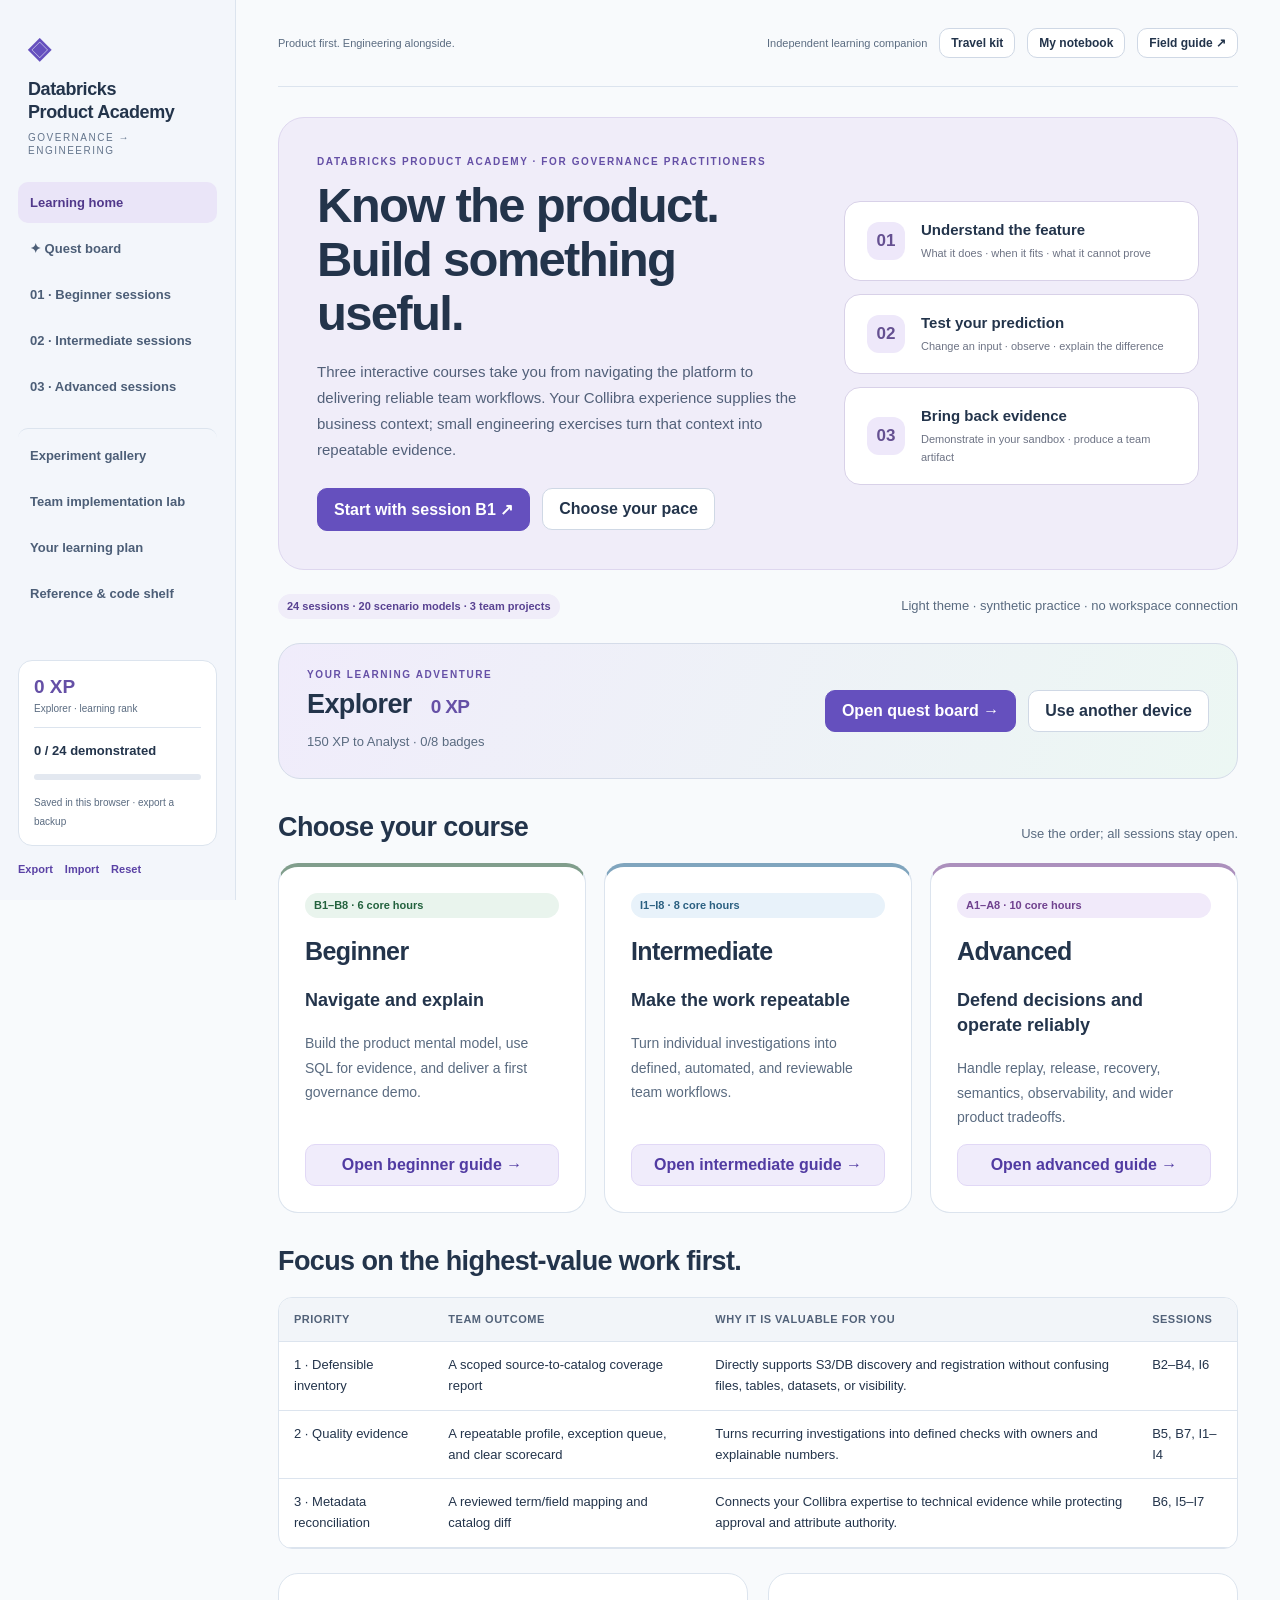
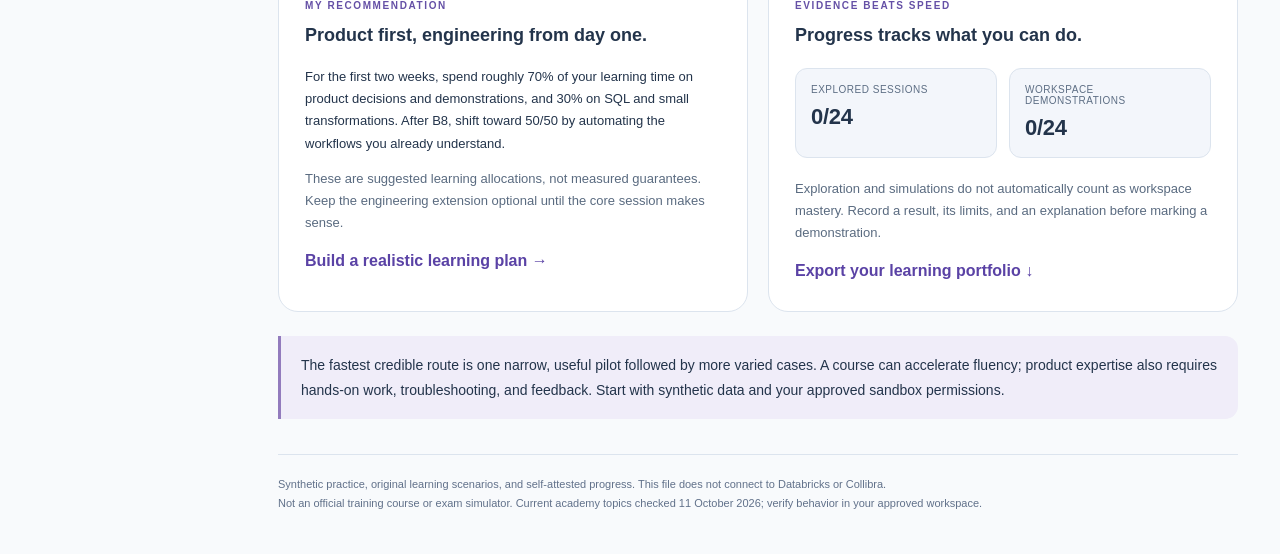
<file: docs/deep-dive.html>
<!doctype html><html lang="en"><head><meta charset="utf-8"><meta name="viewport" content="width=device-width,initial-scale=1"><meta name="theme-color" content="#f3f6fb"><meta name="description" content="Three interactive Databricks courses for a governance practitioner: 24 sessions, 20 scenario models, workspace exercises, and practical team pilots."><title>Databricks Product Academy · Beginner to Advanced</title><style>:root{color-scheme:light;--bg:#f8fafc;--paper:#fff;--ink:#23344b;--muted:#5a6b80;--line:#dce4ee;--accent:#6550be;--soft:#f0ecfb;--green:#276849;--blue:#2c668d;--gold:#8a601d;font-family:Inter,ui-sans-serif,-apple-system,BlinkMacSystemFont,'Segoe UI',sans-serif;font-size:16px;color:var(--ink);background:var(--bg)}*{box-sizing:border-box}body{margin:0}button,input,select,textarea{font:inherit}button{cursor:pointer;background:white;border:1px solid #cfd8e5;border-radius:10px;padding:11px 16px;color:var(--ink);font-weight:650;transition:background .15s}button:hover{background:#f3f0fc;border-color:#ac9bda}button:disabled{cursor:default;opacity:.55}button.primary{background:var(--accent);color:white;border-color:var(--accent)}button.soft{background:var(--soft);color:#513ba2;border-color:#e1d8f6}button.active{background:#e9e2f9;border-color:#ac98d6;color:#4d3597}button.text{background:none;border:0;padding:5px 0;color:#5a42a5;text-align:left}button.small{padding:7px 11px;font-size:12px}button:focus-visible,a:focus-visible,input:focus-visible,select:focus-visible,textarea:focus-visible,summary:focus-visible{outline:3px solid #c8752d;outline-offset:3px}a{color:#5641a4}h1,h2,h3,h4,p{margin-top:0}h1{font-size:clamp(32px,4vw,49px);letter-spacing:-1.7px;line-height:1.1;margin-bottom:18px}h2{font-size:27px;line-height:1.25;letter-spacing:-.6px}h3{font-size:18px;line-height:1.4}h4{font-size:14px}p,li{line-height:1.75}.muted{color:var(--muted)}.smalltext{font-size:13px;line-height:1.7}.eyebrow{font-size:10px;text-transform:uppercase;letter-spacing:1.6px;font-weight:800;color:#6550a6;margin-bottom:12px}.pill{display:inline-flex;align-items:center;font-size:11px;border-radius:20px;padding:5px 9px;background:#f0edf9;color:#594292;font-weight:700;line-height:1.4}.pill.beginner{background:#e9f4ed;color:#23623e}.pill.intermediate{background:#e8f2fa;color:#2b6081}.pill.advanced{background:#f1eafa;color:#70428f}.row{display:flex;gap:12px;align-items:center;flex-wrap:wrap}.between{justify-content:space-between}.grid2{display:grid;grid-template-columns:repeat(2,minmax(0,1fr));gap:20px}.grid3{display:grid;grid-template-columns:repeat(3,minmax(0,1fr));gap:18px}.stack{display:grid;gap:15px}.space{margin-top:24px}.card{background:white;border:1px solid var(--line);border-radius:20px;padding:26px}.notice{padding:17px 20px;background:#f0edf9;border-left:3px solid #927bbd;border-radius:0 13px 13px 0;font-size:14px;line-height:1.75}.notice.green{background:#ebf5ee;border-color:#6a9b79}.notice.amber{background:#fff4e3;border-color:#bc8e49}.rule{border:0;border-top:1px solid var(--line);margin:24px 0}.hidden{display:none!important}.skip{position:absolute;top:-100px;background:white;padding:15px;z-index:10}.skip:focus{top:0}.layout{display:grid;grid-template-columns:236px minmax(0,1fr);min-height:100vh}.rail{position:fixed;left:0;top:0;bottom:0;width:236px;background:#f3f6fb;border-right:1px solid var(--line);padding:30px 18px 20px;display:flex;flex-direction:column;overflow:auto;z-index:5}.brand{font-size:18px;letter-spacing:-.4px;font-weight:760;line-height:1.25;margin:0 10px 25px}.brand .symbol{color:var(--accent);font-size:29px;display:block;margin-bottom:12px}.brand small{display:block;font-size:10px;letter-spacing:1.5px;text-transform:uppercase;color:#64758c;font-weight:500;margin-top:9px}.nav{display:grid;gap:5px}.nav button{border:0;background:transparent;text-align:left;font-size:13px;padding:13px 12px;color:#4c5e77;font-weight:600}.nav button.active{background:#eae5f8;color:#51388b}.nav button:hover{background:#e9edf5}.nav .gap{margin-top:16px;border-top:1px solid var(--line);padding-top:19px}.rail-foot{margin-top:auto;padding-top:25px}.progress-card{border:1px solid var(--line);border-radius:14px;padding:15px;background:#fff}.bar{height:6px;border-radius:8px;background:#e3e8f0;overflow:hidden;margin:12px 0}.bar span{display:block;height:100%;background:var(--accent);transition:width .3s}.rail-links{display:flex;gap:12px;flex-wrap:wrap;margin-top:12px;font-size:11px}.rail-links button{font-size:11px}.main{grid-column:2;max-width:1440px;padding:0 42px 40px;width:100%;margin:0 auto}.top{height:87px;border-bottom:1px solid var(--line);display:flex;align-items:center;justify-content:space-between;gap:15px;margin-bottom:30px}.top small{font-size:11px;color:#5b6c81}.scene{animation:appear .2s ease}.scene:focus{outline:none}.hero{display:grid;grid-template-columns:1.4fr 1fr;gap:30px;background:#f0edf9;border:1px solid #ded7ef;padding:38px;border-radius:26px}.hero p{font-size:15px;color:#526079;max-width:620px}.hero-art{display:grid;align-content:center;gap:13px}.route-card{background:#fff;border:1px solid #d8d1e8;padding:19px 22px;border-radius:16px;display:flex;gap:16px;align-items:center}.route-number{height:38px;width:38px;display:grid;place-items:center;background:#eee8fa;color:#655091;border-radius:12px;font-weight:700;font-size:17px;flex-shrink:0}.route-card strong{font-size:15px;display:block;margin-bottom:5px}.route-card small{font-size:11px;color:#6d7384}.section-title{display:flex;justify-content:space-between;align-items:end;gap:20px;margin-top:32px;margin-bottom:18px}.section-title h2{margin:0}.course{border-top:4px solid #819e8c;display:flex;flex-direction:column}.course.intermediate{border-top-color:#80a5be}.course.advanced{border-top-color:#ac90bd}.course p{font-size:14px;color:var(--muted);flex:1}.course h2{margin-top:18px;font-size:25px}.session-list{display:grid;gap:12px}.session-row{display:grid;grid-template-columns:58px minmax(0,1fr) auto;gap:17px;align-items:center;text-align:left;padding:21px;border-radius:16px;background:white;border:1px solid var(--line);font-weight:400}.session-row h3{font-size:17px;margin:0 0 8px}.session-row p{font-size:12px;margin:0;color:var(--muted)}.session-id{width:48px;height:48px;display:grid;place-items:center;background:#edf1f7;border-radius:13px;font-size:14px;font-weight:750;color:#5b6780}.session-row .smalltext{text-align:right;min-width:90px}.filters{display:flex;gap:10px;flex-wrap:wrap;margin:20px 0}.input,select,textarea{border:1px solid #cbd6e4;border-radius:10px;padding:11px 13px;background:white;color:var(--ink)}.input{width:100%;max-width:470px}.tabs{display:flex;gap:7px;flex-wrap:wrap;border-bottom:1px solid var(--line);padding-bottom:15px;margin-bottom:24px}.tabs button{font-size:13px;border:0;background:transparent}.tabs button.active{background:#eae4f8}.session-head p{max-width:850px;font-size:15px;color:var(--muted)}.session-head h1{font-size:36px;margin:17px 0}.concept{padding:21px;background:#fff;border:1px solid var(--line);border-radius:16px}.concept h3{margin-bottom:10px}.concept p{font-size:14px;margin-bottom:0;color:#4f6075}.example{background:#f1f6fb;border:1px solid #d7e3ee;border-radius:16px;padding:23px;margin-top:22px}.example p{font-size:15px;margin-bottom:0}.teaching-question{background:#f5f2fb;border-radius:15px;padding:23px;margin-top:22px}.teaching-question summary{font-size:16px;line-height:1.6;cursor:pointer;font-weight:650}.teaching-question p{font-size:14px;margin:18px 0 0;color:#4d5b74}.simulation{background:#fff;border:1px solid var(--line);border-radius:22px;overflow:hidden}.sim-top{padding:22px 27px;background:#f3f6fb;border-bottom:1px solid var(--line)}.sim-top h2{font-size:24px;margin-bottom:10px}.sim-top p{font-size:13px;margin-bottom:0;color:var(--muted)}.sim-grid{display:grid;grid-template-columns:minmax(220px,.85fr) minmax(0,1.3fr)}.sim-controls{padding:26px;border-right:1px solid var(--line);display:grid;gap:19px;align-content:start}.control{display:grid;gap:8px;font-size:13px;font-weight:600;line-height:1.6}.control select{width:100%;font-size:13px}.control input[type=range]{width:100%;accent-color:var(--accent)}.check{display:flex;gap:10px;font-size:14px;line-height:1.55;align-items:flex-start;cursor:pointer}.check input{accent-color:var(--accent);width:17px;height:17px;margin-top:3px;flex-shrink:0}.check small{display:block;font-size:12px;color:var(--muted);line-height:1.6;margin-top:4px}.sim-result{padding:27px;background:#fdfdff}.metrics{display:grid;grid-template-columns:repeat(2,minmax(0,1fr));gap:12px;margin:20px 0}.metric{border:1px solid #dce4ee;background:#f3f6fb;border-radius:12px;padding:15px}.metric span{display:block;font-size:10px;text-transform:uppercase;letter-spacing:.5px;color:#5d6e84;margin-bottom:8px}.metric b{display:block;font-size:22px;line-height:1.25;overflow-wrap:anywhere;letter-spacing:-.3px}.result-reason{font-size:15px;line-height:1.8}.assumption{font-size:12px;color:#607188;line-height:1.7;border-top:1px solid var(--line);padding-top:17px;margin-top:18px}.lab-step{display:grid;grid-template-columns:30px 1fr;gap:14px;padding:18px 0;border-bottom:1px solid var(--line)}.lab-step:last-child{border:0}.step-n{height:28px;width:28px;display:grid;place-items:center;border-radius:9px;background:#eee8f9;color:#66548a;font-weight:700;font-size:12px}.lab-step p{font-size:14px;margin:0}.extension{background:#f3f0fb;border:1px solid #d8cdeb;padding:24px;border-radius:18px}.extension p{font-size:14px}.artifact{background:#f1f7f3;border:1px solid #cbded0;padding:24px;border-radius:18px}.artifact h3{color:#316547}.artifact p{font-size:14px}.evidence{width:100%;min-height:150px;resize:vertical;font-size:14px;line-height:1.75}.evidence-status{display:grid;grid-template-columns:repeat(2,minmax(0,1fr));gap:14px;margin:20px 0}.evidence-status label{padding:14px;background:#f5f7fb;border:1px solid var(--line);border-radius:12px}.reference-link{font-size:12px;line-height:1.65;margin:8px 0}.report-list{display:grid;gap:12px}.report{background:white;border:1px solid var(--line);border-radius:15px;padding:20px}.report p{font-size:13px;margin:8px 0}.matrix{width:100%;border-collapse:collapse;font-size:13px;line-height:1.6}.matrix th,.matrix td{padding:13px 15px;text-align:left;vertical-align:top;border-bottom:1px solid var(--line)}.matrix th{font-size:11px;letter-spacing:.5px;text-transform:uppercase;background:#f2f5f9;color:#526279}.table-wrap{overflow:auto;border:1px solid var(--line);border-radius:14px;background:white}.code{position:relative}pre{background:#f3f6fa;border:1px solid #d6e0ec;border-radius:14px;padding:21px;font-size:12px;line-height:1.8;overflow:auto;white-space:pre-wrap;word-break:break-word;color:#30435f}code{font-family:ui-monospace,SFMono-Regular,Consolas,monospace}.checklist{display:grid;gap:14px}.hours{font-size:47px;letter-spacing:-2px;font-weight:750;margin:5px 0}.lane{border-left:3px solid #b7a6d7;padding:0 0 20px 22px;margin:20px 0}.lane h3{font-size:17px;margin-bottom:8px}.lane p{font-size:14px;margin:0}.source-item{font-size:13px;padding:12px 0;border-bottom:1px solid var(--line);line-height:1.65}.source-item a{word-break:break-word}.manual-list{display:grid;grid-template-columns:1fr 1fr;gap:10px}.manual-list button{text-align:left;font-size:13px;line-height:1.55;font-weight:550}.manual-content{font-size:15px;line-height:1.8}.manual-content h3{margin-top:27px}.manual-content .note{padding:20px;border-radius:12px;background:#f2eefb;margin:20px 0}.footer{border-top:1px solid var(--line);margin-top:35px;padding-top:20px;font-size:11px;line-height:1.75;color:#61718a}.mobile{display:none}.toast{position:fixed;bottom:25px;left:calc(50% + 100px);transform:translateX(-50%);z-index:30;max-width:75vw;background:#fff;border:1px solid #c5d3e5;padding:17px 23px;border-radius:13px;box-shadow:0 6px 35px #23344b15;font-size:14px;line-height:1.6}dialog{border:1px solid var(--line);border-radius:20px;max-width:950px;width:calc(100vw - 30px);max-height:90dvh;padding:0;color:var(--ink);background:white;box-shadow:0 18px 80px #25344925}dialog::backdrop{background:#65718888;backdrop-filter:blur(3px)}.dialog-head{position:sticky;top:0;background:white;padding:20px 25px;border-bottom:1px solid var(--line);display:flex;align-items:center;justify-content:space-between;gap:20px;z-index:2}.dialog-head h2{font-size:21px;margin:0}.dialog-body{padding:27px}.muted-link{color:#655680}.search-result{font-size:12px;color:var(--muted);margin:15px 0}.sr-only{position:absolute;width:1px;height:1px;overflow:hidden;clip:rect(0,0,0,0);white-space:nowrap}@keyframes appear{from{opacity:.6;transform:translateY(4px)}to{opacity:1;transform:translateY(0)}}@media(prefers-reduced-motion:reduce){*{animation:none!important;transition:none!important}}@media(max-width:1120px){.main{padding:0 26px 30px}.hero{padding:29px;gap:20px}.grid3{gap:12px}.card{padding:22px}.session-row{grid-template-columns:48px 1fr}.session-row .smalltext{grid-column:2;text-align:left}.sim-grid{grid-template-columns:1fr 1.3fr}.sim-controls,.sim-result{padding:20px}}@media(max-width:900px){.layout{grid-template-columns:210px minmax(0,1fr)}.rail{width:210px;padding:25px 13px}.hero{grid-template-columns:1fr}.hero-art{display:none}.grid3,.grid2{grid-template-columns:1fr}.sim-grid{grid-template-columns:1fr}.sim-controls{border-right:0;border-bottom:1px solid var(--line);grid-template-columns:repeat(2,minmax(0,1fr))}.top{height:auto;min-height:80px;flex-wrap:wrap;padding:15px 0}.manual-list{grid-template-columns:1fr}.session-head h1{font-size:31px}.toast{left:calc(50% + 90px)}}@media(max-width:640px){.mobile{display:flex;justify-content:space-between;align-items:center;background:#f3f6fb;border-bottom:1px solid var(--line);padding:14px 17px;position:sticky;top:0;z-index:8;font-size:16px;font-weight:700}.layout{display:block}.rail{display:none;top:66px;width:min(290px,87vw);box-shadow:15px 0 35px #23344b12}.rail.open{display:flex}.rail .brand{display:none}.main{padding:0 16px 28px}.top small:first-child{display:none}.top{min-height:70px;margin-bottom:22px}.hero{padding:25px 22px;border-radius:20px}h1{font-size:35px}h2{font-size:24px}.card{padding:21px}.section-title{align-items:start;flex-direction:column;gap:10px}.sim-controls{grid-template-columns:1fr}.sim-top,.sim-result{padding:22px}.session-head h1{font-size:31px}.evidence-status{grid-template-columns:1fr}.session-row{padding:18px;gap:12px}.tabs button{font-size:12px;padding:9px 12px}.dialog-body{padding:21px}.dialog-head{padding:16px 20px}.toast{left:50%;max-width:90vw;width:90vw}.input{max-width:100%}.top button{font-size:11px}.metrics{gap:8px}.metric b{font-size:20px}.metric{padding:13px}.manual-content{font-size:14px}.table-wrap{font-size:12px}}@media print{.rail,.top,.mobile,dialog,.toast,button{display:none!important}.layout{display:block}.main{padding:0}.card,.concept,.simulation{break-inside:avoid}.hero{display:block}.hero-art{display:none}.scene{animation:none}}


/* The game layer keeps the academy's light, calm visual language. */
.game-strip{display:flex;justify-content:space-between;align-items:center;gap:20px;flex-wrap:wrap;background:linear-gradient(115deg,#f0ecfb,#ecf7f3);border:1px solid #d5dce9;border-radius:22px;padding:25px 28px}.game-strip h2{margin-bottom:9px}.game-strip p{margin:0}.xp-number{font-size:19px;color:#6550a6;margin-left:12px}.game-strip .eyebrow{margin-bottom:8px}.game-summary{padding-bottom:13px;margin-bottom:12px;border-bottom:1px solid var(--line)}.game-summary b{display:block;font-size:19px;color:#6550a6}.game-summary span{display:block;font-size:10px;color:var(--muted);margin-top:5px}.daily-quest h3{margin-top:18px}.daily-quest{display:flex;flex-direction:column}.daily-quest p{flex:1}.learning-days{display:flex;align-items:center;gap:9px;flex-wrap:wrap}.day{display:grid;place-items:center;width:32px;height:32px;border-radius:50%;background:#eff2f7;border:1px solid #dce4ee;font-size:11px}.day.learned{background:#e5f3ec;color:#215f44;border-color:#79a28e;font-weight:750}.boss-card{display:flex;flex-direction:column;border-top:4px solid #b4a4d0}.boss-card h3{margin-top:20px}.boss-card p:first-of-type{flex:1}.boss-emblem{width:57px;height:57px;display:grid;place-items:center;background:#f1ebfb;border:1px solid #ded2ef;border-radius:18px;color:#6b4a9d;font-size:30px;margin-bottom:18px}.boss-card.beginner .boss-emblem{background:#ebf5ee;color:#316547;border-color:#cbded0}.boss-card.intermediate .boss-emblem{background:#eaf3fa;color:#2b6081;border-color:#cbdeeb}.boss-card.beginner{border-top-color:#819e8c}.boss-card.intermediate{border-top-color:#80a5be}.badge-grid{display:grid;grid-template-columns:repeat(4,minmax(0,1fr));gap:13px}.badge{background:#f7f8fb;border:1px solid #dce4ee;border-radius:16px;padding:19px}.badge>span{display:block;font-size:29px;color:#68768b;margin-bottom:12px}.badge b{font-size:13px}.badge p{font-size:11px;color:var(--muted);line-height:1.65;margin:9px 0}.badge small{font-size:10px;color:#68768b}.badge.earned{background:#fff7e8;border-color:#dcc18a}.badge.earned>span,.badge.earned small{color:#866018}.battle-options{display:grid;gap:12px;margin-top:24px}.battle-options button{text-align:left;font-size:14px;line-height:1.7;display:flex;gap:14px;align-items:flex-start;padding:17px}.battle-options button span{display:grid;place-items:center;background:#f0ecfb;border-radius:8px;width:28px;height:28px;flex-shrink:0;color:#6550a6}.battle-success{background:#f0f8f3;padding:24px;border-radius:17px}.battle-success p{margin-bottom:0}.battle-success .boss-emblem{background:white;color:#316547}summary{cursor:pointer;line-height:1.7}a[download]{line-height:1.7}@media(max-width:1100px){.badge-grid{grid-template-columns:repeat(2,minmax(0,1fr))}}@media(max-width:640px){.game-strip{padding:23px 20px}.game-strip h2{font-size:25px}.game-strip .row{width:100%}.game-strip .row button{flex:1;font-size:12px}.badge-grid{gap:9px}.badge{padding:15px}.learning-days>b{width:100%}.learning-days>.muted{width:100%}.day{width:29px;height:29px}.battle-options button{padding:14px}.xp-number{display:inline-block;font-size:17px}.game-strip .eyebrow{font-size:9px}}

</style></head><body><a class="skip" href="#scene">Skip to learning content</a><header class="mobile"><span>◈ Product Academy</span><button id="menu" class="small" data-action="menu" aria-expanded="false" aria-controls="rail">Menu ☰</button></header><div class="layout"><aside class="rail" id="rail"><div class="brand"><span class="symbol">◈</span>Databricks<br>Product Academy<small>Governance → engineering</small></div><nav id="nav" class="nav" aria-label="Academy navigation"></nav><div class="rail-foot"><div class="progress-card"><div id="game-summary" class="game-summary"></div><b class="smalltext" id="progress-label">0 / 24 demonstrated</b><div class="bar" aria-hidden="true"><span id="progress-fill" style="width:0%"></span></div><span class="smalltext muted" style="font-size:10px" id="progress-note">Saved in this browser · export a backup</span></div><div class="rail-links"><button class="text" data-action="export">Export</button><button class="text" data-action="import">Import</button><button class="text" data-action="reset">Reset</button></div></div></aside><main class="main"><div class="top"><small id="breadcrumb">Product first. Engineering alongside.</small><div class="row"><small>Independent learning companion</small><button class="small" data-action="travel">Travel kit</button><button class="small" data-action="journal">My notebook</button><button class="small" data-page="reference">Field guide ↗</button></div></div><div class="scene" id="scene" tabindex="-1"></div><noscript><div class="notice">This guide needs JavaScript for the interactive lessons. Download the HTML and open it in a browser with JavaScript enabled.</div></noscript><footer class="footer">Synthetic practice, original learning scenarios, and self-attested progress. This file does not connect to Databricks or Collibra.<br>Not an official training course or exam simulator. Current academy topics checked 11 October 2026; verify behavior in your approved workspace.</footer></main></div><dialog id="dialog" aria-labelledby="dialog-title"><div class="dialog-head"><h2 id="dialog-title">Reference</h2><button id="close" class="small" data-action="close">Close ×</button></div><div id="dialog-body" class="dialog-body"></div></dialog><div id="toast" class="toast hidden" role="status" aria-live="polite"></div><input type="file" id="import" accept="application/json,.json" class="hidden" aria-label="Import academy portfolio"><script id="curriculum-data" type="application/json">{"sessions": [{"id": "B1", "tier": "beginner", "title": "Read the product map", "priority": "Foundation", "concepts": [["Platform", "Databricks combines tools for data processing, analytics, governance, and AI. A workspace is a place to work with these capabilities, subject to your company’s setup."], ["Storage vs compute", "Cloud storage holds the bytes. Compute executes queries and code. Unity Catalog governs registered assets; editors, notebooks, and dashboards are work surfaces."], ["Your role", "A product expert can choose a suitable capability, explain its prerequisites and limits, demonstrate it, and interpret its output. An engineer also implements, tests, deploys, and operates the solution."]], "why": "You save the team time when you can turn “we need to understand this data” into a specific workflow, deliverable, and access request.", "scenario": "A steward asks whether the new platform can find missing data, approve definitions, run checks, and display a scorecard. Route each task to the right capability.", "sim": "router", "lab": "mental-model", "steps": ["Tour Catalog, SQL, Workspace, Jobs & Pipelines, and Dashboards if they are visible. Menu labels can differ. Record any area that is unavailable.", "Choose one permitted table. Identify its three-part name, the tool used to inspect it, and the compute you would need to query values.", "Write a short explanation separating platform capabilities from the business decisions your team still owns.", "Demonstrate the route from a table to a saved query to a result. If compute is unavailable, make the route map and record the blocker."], "expected": "A five-layer map, an availability checklist, and a five-minute demonstration. A visible menu is not evidence that every feature is configured.", "deliverable": "Workspace capability map: need, feature, where to find it, access prerequisite, output, limitation, platform contact.", "extension": "Create a SQL notebook with a markdown introduction, SELECT 1 AS connectivity_check, and a note identifying the execution context.", "limit": "Your end-user sandbox may not include administration, integrations, system-table access, or every AI feature. Learn the boundary without requesting broad admin rights.", "question": "How would you tell whether a request needs a new catalog entry, compute, a pipeline, or a business approval?", "answer": "Identify what must change: discoverability, execution, data transformation, or an accountable business decision. Then choose the capability that performs that job and list the dependencies.", "refs": [1, 10, 13, 18], "prereq": [], "minutes": 45}, {"id": "B2", "tier": "beginner", "title": "Understand objects and ownership", "priority": "Foundation", "concepts": [["Namespace", "catalog.schema.object is an address. A schema here is a namespace, while a table schema also means its column structure."], ["Objects", "A table represents tabular data; an ordinary view is a saved query; a volume governs file access. A folder of files is not automatically a business dataset."], ["Lifecycle", "For managed tables, Databricks manages the storage lifecycle. External-table data is stored in an externally managed location. Storage ownership and business ownership are different responsibilities."]], "why": "Inventory, retention, deletion, and source integration decisions depend on knowing which type of object you are dealing with.", "scenario": "Your team receives a CSV, needs a reusable filtered query, and wants a curated table. Select suitable objects and inspect the lifecycle implications.", "sim": "objects", "lab": "feature-map", "steps": ["In Catalog Explorer, inspect one permitted table and note its type, format, owner, columns, and full name.", "Locate a view and, if permitted, inspect its definition. Record the underlying named objects it references.", "Inspect an approved volume if available. Explain why its files are different from a registered table’s rows.", "Draft an ownership matrix: business steward, table owner, storage/platform owner. Do not test lifecycle behavior by dropping existing objects."], "expected": "Three examples with correctly labeled object type, namespace, lifecycle owner, and business steward.", "deliverable": "Object register: technical identity, table/view/volume type, managed/external status where applicable, purpose, steward, lifecycle owner.", "extension": "In your isolated learning schema, create a view over the synthetic table and compare its definition with the source table. Do not alter shared assets.", "limit": "Dropping a managed table and dropping an external table have different storage consequences. View, materialized view, and metric view are also different concepts.", "question": "Why can a view be useful even if it does not store a separate copy of its result?", "answer": "It gives a reusable named query and a consistent interface. It still depends on underlying objects and compute; it is not automatically a historical snapshot.", "refs": [2, 3, 4, 9], "prereq": ["B1"], "minutes": 45}, {"id": "B3", "tier": "beginner", "title": "Find your identity and execution path", "priority": "Foundation", "concepts": [["Discovery vs reading", "Seeing metadata is different from reading values. Privilege scope is a common explanation for apparent inventory gaps."], ["SQL warehouse", "A SQL warehouse supplies compute for analytical SQL. A SQL editor stores your query text; it is not the compute itself."], ["Execution context", "The current user, catalog, schema, compute, and object privileges determine where work runs and what it can access."]], "why": "A precise access request is much more useful than “Databricks is not working.” It lets the vendor or platform owner resolve the actual dependency.", "scenario": "Your notebook author can see a table but the intended analyst cannot run the same query. Toggle the missing prerequisites.", "sim": "access", "lab": "lab01", "steps": ["Open an approved SQL warehouse or notebook compute. Run the context query in the code shelf.", "Use the full name of an approved synthetic table. Query only a small known fixture, not an unrestricted production table.", "Capture a successful result or the exact error category, object name, identity, and compute. Keep credentials out of notes.", "Write a minimal request for the missing capability. If compute is unavailable, complete the identity and permissions worksheet with the environment owner."], "expected": "Documented effective identity, approved compute, namespace, and one successful read—or a specific reproducible blocker.", "deliverable": "Sandbox readiness sheet and a reproducible access issue template.", "extension": "Parameterize catalog and schema in a notebook or job design. Explain how the run-as identity can differ from the author.", "limit": "Serverless is still billable. Inherited privileges, ownership, policies, and compute compatibility can affect access beyond this simplified simulation.", "question": "What evidence would distinguish a privilege error from a missing object or unsuitable compute?", "answer": "Use the full object name, exact error, effective identity, known visibility scope, and selected compute. Do not conclude that an invisible object does not exist.", "refs": [23, 24, 25], "prereq": ["B1", "B2"], "minutes": 45}, {"id": "B4", "tier": "beginner", "title": "Build a defensible inventory", "priority": "First team win", "concepts": [["Scope", "An inventory is an observation within a source, identity, object type, filter set, and time—not automatically a complete enterprise census."], ["Object vs dataset", "Multiple files, partitions, and logs can implement one dataset. Agree a grouping rule before comparing S3 objects with registered datasets."], ["Information schema", "Unity Catalog information_schema exposes structured metadata subject to privileges. Its scope differs from a raw S3 inventory or a legacy Hive metastore inventory."]], "why": "This directly supports your S3/DB registration work. A coverage report becomes useful when its boundaries and reconciliation keys can be defended.", "scenario": "The source registry lists 5 intended datasets. Three are registered in this toy catalog, and your role sees only 2. Investigate the gap.", "sim": "inventory", "lab": "lab03", "steps": ["Choose one approved catalog/schema and run a metadata inventory, including full table and column identity.", "Save the identity, filters, extraction time, source system, and object types with the result.", "Compare against an authorized source list using a documented grouping and identity mapping. Keep unknown matches in a review queue.", "Separate “not visible,” “not registered,” “out of scope,” and “confirmed retired.” Do not infer deletion from one missing snapshot."], "expected": "In the toy case: source scope 5, registered 3, visible 2 for the limited role. Broader visibility raises visible to 3; it does not register the other 2.", "deliverable": "Inventory coverage report with an evidence label and categorized reconciliation gaps.", "extension": "Persist dated inventory snapshots in an approved location. Compare two runs by stable identity and classify additions, modifications, and missing observations.", "limit": "Metadata extraction is not profiling. Sample-based file-format inference can miss mixed or unstructured content; report the sample boundary.", "question": "Why is “2 visible tables / 5 intended datasets” not automatically the final registration-compliance score?", "answer": "The numerator and denominator may have different identities, grouping rules, and visibility. Reconcile scope and ownership first, then define the compliance measure under company policy.", "refs": [26, 49, 6], "prereq": ["B3"], "minutes": 45}, {"id": "B5", "tier": "beginner", "title": "Use SQL without losing the business grain", "priority": "First team win", "concepts": [["Grain", "Define what a row represents before aggregating: one event, one current loan, one field, or one rule evaluation."], ["Profiling SQL", "COUNT, COUNT DISTINCT, SUM with conditions, and GROUP BY are high-value first tools for governance evidence."], ["Duplicate vs update", "Two rows with the same business key may be legitimate historical updates. Select current state using an explicit order rather than deleting evidence blindly."]], "why": "Correct grain prevents convincing but misleading scorecards. You can contribute useful work with a small amount of well-understood SQL.", "scenario": "The reference fixture has 12 events for 10 loans. Compare an event count with a current-loan count before discussing quality.", "sim": "grain", "lab": "lab04", "steps": ["Create the synthetic fixture with Field Guide Labs 1–2 in your assigned schema, or inspect its rows in the reference if creation is not allowed.", "Run total row count and distinct loan count. Explain the difference before proceeding.", "Calculate missing balances and counts by status. Keep observed values distinct from business-approved domains.", "Write a sentence defining the grain and denominator beside each result. Re-run it after selecting latest state."], "expected": "Raw rows 12; distinct loans 10. The newer L1002 and L1008 events explain the difference. A successful query alone does not establish a correct metric.", "deliverable": "Profiling notebook with a small set of defined, reproducible metrics.", "extension": "Write ROW_NUMBER over loan_id ordered by event_ts descending and event_id descending. Test a tied timestamp with a deterministic tie-breaker.", "limit": "COUNT(column) omits nulls while COUNT(*) counts rows. A join can multiply records when the keys are not unique.", "question": "How can two syntactically correct queries answer different business questions over the same table?", "answer": "They may evaluate different grains, time windows, filters, joins, or null handling. Define those choices before comparing the outputs.", "refs": [28, 29], "prereq": ["B3"], "minutes": 45}, {"id": "B6", "tier": "beginner", "title": "Connect technical fields to business meaning", "priority": "First team win", "concepts": [["Evidence vs approval", "Patterns suggest meanings; source documentation and accountable owner review establish approved mappings."], ["Stable identity", "Match a field using its source/environment/object/column identity or governed stable identifier. Names alone can collide or change."], ["Attribute authority", "Agree which system owns definitions, owners, classifications, and review status before synchronizing metadata between Databricks and Collibra."]], "why": "Your Collibra skills are immediately valuable here. Treat integrations as governed relationships and review processes, not bulk copying of labels.", "scenario": "A field called state could describe a property, borrower, or servicing office. Reveal the source evidence and choose a review state.", "sim": "meaning", "lab": "lab06", "steps": ["Select four synthetic columns and record full technical identity, proposed term, source evidence, owner, and review state.", "For state, read the exercise specification: it describes the mortgaged property location. For balance, record ambiguity until confirmed.", "Create a mapping review report in the sandbox; use an approved export for Collibra comparison rather than live writeback.", "Define conflict handling for two different definitions or owners. Have the accountable steward review the proposal before any synchronization."], "expected": "The reference mapping exercise has 2 approved mappings out of 4 targeted fields: 50% targeted coverage. Against 10 total fields, it is 20%.", "deliverable": "Term-to-field mapping queue and attribute authority matrix.", "extension": "Join mock catalog and glossary exports using explicit keys. Classify matched, missing, conflicting, and ambiguous rows before integration.", "limit": "The existence of a Collibra integration does not prove it is configured, entitled, or authorized in your company. Review supported assets and directionality.", "question": "Why should an unresolved field remain in the technical inventory?", "answer": "Discovery and semantic approval are separate states. Keeping the unresolved field visible supports investigation and prevents falsely inflated completeness.", "refs": [6, 7, 8, 9], "prereq": ["B4", "B5"], "minutes": 45}, {"id": "B7", "tier": "beginner", "title": "Create an honest quality scorecard", "priority": "First team win", "concepts": [["Rule, severity, threshold", "A rule classifies data; severity defines a response; a threshold decides when to alert. Changing the threshold does not repair data."], ["Population", "State the grain, evaluated population, excluded records, rule version, and evaluation time."], ["Evidence", "A score summarizes named checks. It does not certify business meaning, source reconciliation, or regulatory compliance."]], "why": "A transparent scorecard can replace repeated ad hoc investigations while giving stewards a clear set of exceptions to resolve.", "scenario": "Ten latest loans yield 6 accepted and 4 quarantined under hard rules. Two accepted loans have email warnings. Experiment with severity and alert thresholds.", "sim": "quality", "lab": "lab12", "steps": ["Run the fixture’s latest-state and validation steps. Preserve a reason for every rejected record.", "Build a small dashboard with pass rate, evaluated rows, exceptions by reason, run time, and rule version.", "Add the metric definition and warn that technical pass rate is distinct from business or policy compliance.", "Check the intended audience and execution identity with the environment owner. Keep the first draft in the approved sandbox audience."], "expected": "Baseline v1: 6/10 = 60% accepted; 4 quarantined; 2 accepted records have advisory email issues. Promoting email to a hard rule yields 4/10 = 40%.", "deliverable": "A scorecard definition sheet plus a private synthetic dashboard.", "extension": "Store a long-form rule_results table with run_id, rule_id, version, evaluated_count, failed_count, scope, and timestamp.", "limit": "Dashboard publishing and data execution permissions vary by mode. A green tile does not prove every consumer has appropriate access.", "question": "If your manager asks why the score rose, what should you verify before claiming improvement?", "answer": "Check whether the population, grain, filters, rule set, severity, threshold, or source changed. Separate an actual reduction in defects from a measurement change.", "refs": [11, 12, 46], "prereq": ["B5", "B6"], "minutes": 45}, {"id": "B8", "tier": "beginner", "title": "Deliver your first useful team demo", "priority": "Milestone", "concepts": [["Product fluency", "Explain what feature you selected, why it fits, what you observed, and what it cannot prove."], ["Evidence pack", "Combine an inventory boundary, profiling output, definition review, and known limitations into one small demonstration."], ["Adoption", "A repeatable artifact with an owner is more useful than a broad tour of menus."]], "why": "Your first contribution should be small enough to finish and clear enough for someone else to use. This gives you feedback before scaling.", "scenario": "Choose what belongs in the first demo. Separate necessary evidence from optional engineering enhancements.", "sim": "readiness", "lab": "pilot", "steps": ["Pick one domain and one agreed question. Use synthetic data until real data access and handling are approved.", "Show the source scope, a reproducible query, a score with a denominator, and a mapping requiring review.", "Explain at least two limits and identify the next owner decision. Avoid presenting hypothetical time savings as measured outcomes.", "Rehearse a five-minute teach-back: problem, feature choice, evidence, limits, next step. Ask a colleague to repeat one result from your notes."], "expected": "A reviewer can identify the population, reproduce one number, locate one exception, and state what remains unverified.", "deliverable": "First-team-demo brief and feedback log.", "extension": "Move the repeatable queries into an ordered notebook, with parameters and a basic count assertion. Keep the schedule off until reviewed.", "limit": "A sandbox demonstration is a pilot, not authorization to publish, broaden data access, or change enterprise definitions.", "question": "What is the strongest sign that this first demo is useful?", "answer": "A teammate can repeat the method, interpret its evidence, and use the result to make the intended next decision—not merely admire the dashboard.", "refs": [41, 46, 23], "prereq": ["B4", "B5", "B6", "B7"], "minutes": 45}, {"id": "I1", "tier": "intermediate", "title": "Build trustworthy current-state data", "priority": "Build next", "concepts": [["Medallion layers", "Bronze preserves ingested evidence, silver makes typing and grain explicit, and gold serves defined metrics. These are design conventions, not automatic quality levels."], ["Ordering", "For current state, choose the latest event before applying validity rules. Otherwise an old valid row can silently replace a new invalid one."], ["Reconciliation", "For this fixture, latest rows must equal accepted plus quarantined rows, without overlapping membership."]], "why": "This pattern turns profiling findings into consistent, auditable team data products.", "scenario": "L1003 is invalid in current state. A new update can be bad even when an older one was valid. Test the effect of transformation order.", "sim": "grain", "lab": "lab05", "steps": ["Preserve the raw synthetic events and provenance. Build the latest-state relation using a deterministic key and order.", "Parse balance explicitly. Classify missing or invalid values and apply documented state and status domains.", "Write accepted and quarantine outputs with the same evaluation version. Aggregate only the intended accepted population.", "Reconcile counts and manually inspect representative failures. Explain the tradeoff of excluding invalid latest records from gold."], "expected": "12 raw events → 10 latest loans → 6 accepted + 4 quarantine. Accepted balance totals 1,289,000, including a paid loan with zero balance.", "deliverable": "Bronze/silver/gold data contract and quarantine reason report.", "extension": "Implement the same logic using PySpark DataFrames, then compare row membership and aggregates against SQL.", "limit": "The chosen acceptance rules are fictional teaching rules, not your company’s lending or governance policy.", "question": "What is dangerous about dropping invalid records before choosing the newest row?", "answer": "It can resurrect stale state. Decide recency first, then handle a failing current record explicitly and transparently.", "refs": [29, 28, 43], "prereq": ["B5", "B7"], "minutes": 60}, {"id": "I2", "tier": "intermediate", "title": "Choose the right quality control", "priority": "Build next", "concepts": [["Validation vs monitoring", "Validation evaluates an explicit rule at a point in processing. Monitoring observes behavior over time. These answer different questions."], ["Expectations", "Pipeline expectations can retain invalid rows with metrics, drop them, or fail the affected update. Quarantine requires an explicit design."], ["Native monitoring", "Databricks data quality monitoring includes anomaly detection for freshness/completeness patterns and table profiling. Availability, permissions, and compute costs must be checked."]], "why": "Your team needs controls tied to a risk and response, not a growing collection of unowned scores.", "scenario": "A batch has 10 rows and 4 fail a rule. Choose warn, drop, fail, or an explicit quarantine design and inspect the consequences.", "sim": "expectations", "lab": "lab14", "steps": ["Choose one business-reviewed rule and state what happens on failure. Separate advisory warnings from acceptance gates.", "Use the expectations lab if pipeline access exists. Otherwise reproduce the classifications with SQL and document the equivalent intended behavior.", "Compare retained, excluded, failed-update, and quarantine outcomes. Record whether a metric was actually available for the failed run.", "Assess native profiling/anomaly monitoring with the owner if available. Define who investigates each alert and what evidence closes it."], "expected": "Warn retains 10 rows; drop retains 6; fail prevents a successful affected update. Explicit quarantine produces 6 accepted + 4 investigated records in this model.", "deliverable": "Rule registry: condition, grain, severity, action, owner, version, exception handling, and evidence source.", "extension": "Implement expectations and inspect the event log in your permitted pipeline. Compare the SQL fallback outputs rather than assuming identical operational behavior.", "limit": "Monitoring is not an ingestion gate. Failed expectations can have different metric availability, and quarantine is not created simply by choosing drop.", "question": "When is a hard failure appropriate instead of retaining a warning?", "answer": "When the agreed contract requires stopping the affected output and an owner can diagnose and recover it. The response should match business risk and operational recovery needs.", "refs": [12, 31, 32], "prereq": ["I1"], "minutes": 60}, {"id": "I3", "tier": "intermediate", "title": "Choose ingestion or federation", "priority": "Build next", "concepts": [["Ingestion", "Ingestion moves data into a target for processing. A connector choice depends on source support, incremental behavior, freshness, and operations."], ["Federation", "Query federation queries a supported external database; catalog federation can access external catalog tables through supported storage paths. They have different execution paths."], ["Tradeoff", "Copying introduces freshness and lifecycle duties. Querying in place preserves a dependency on the source and its supported behavior."]], "why": "You can guide source onboarding by distinguishing “register it,” “read it,” and “copy it” before engineering starts.", "scenario": "You need a one-off operational lookup, a recurring high-volume report, or incremental S3 ingestion. Compare the dependency and freshness tradeoffs.", "sim": "ingestion", "lab": "engineering", "steps": ["For one authorized source, document format, volume, update pattern, latency need, network path, owner, and intended use.", "Compare available federation, managed connector, and file ingestion options with the platform owner. Check the specific connector’s support and release state.", "Choose a small synthetic proof of concept. If connectivity is not available, produce the decision record without creating credentials or connections.", "Write failure and reconciliation requirements: source unavailable, late updates, deletions, schema changes, and replay."], "expected": "A decision that names the execution path, data movement, freshness target, source load, owner dependencies, and unverified assumptions.", "deliverable": "Source onboarding decision record.", "extension": "Run the reference volume/COPY INTO or Auto Loader lab in an approved location. Do not treat file-level tracking as business-key deduplication.", "limit": "Do not assume every source, cloud, or region supports the same connector. Federation is not universal ingestion or automatic enterprise discovery.", "question": "Why might querying in place be a poor default for every recurring workload?", "answer": "The source remains a runtime dependency and can bear query load. Assess scale, latency, supported pushdown, and operational requirements before choosing it.", "refs": [49, 55, 14, 44], "prereq": ["B2", "B3", "I1"], "minutes": 60}, {"id": "I4", "tier": "intermediate", "title": "Automate evidence with Jobs", "priority": "Build next", "concepts": [["Task graph", "Jobs coordinate tasks, dependencies, triggers, and execution settings. A successful upstream task should establish the inputs needed downstream."], ["Run identity", "An automated run may use permissions different from the notebook author’s."], ["Idempotency", "Retries must not create duplicate results or external side effects. Stable keys and deliberate write semantics are essential."]], "why": "Scheduled inventory and quality evidence can replace repeated manual execution, but only if failures are understandable and recoverable.", "scenario": "A run writes a ticket then fails. Repeated retries can create duplicate tickets unless the receiver recognizes the same business key.", "sim": "retry", "lab": "lab13", "steps": ["Create a small job in your permitted workspace with tasks for synthetic preparation, validation, and metrics publication.", "Set task dependencies explicitly and inspect the intended run-as identity. Keep schedules disabled until manual runs are reviewed.", "Inject a deterministic quality failure. Show that retrying unchanged invalid input does not fix the defect.", "Repeat a successful run and reconcile outputs. Simulate external notifications rather than sending real messages during practice."], "expected": "A repeat run preserves intended results; a failed check has a diagnosable owner and recovery step; dependent work does not silently consume an invalid update.", "deliverable": "Job operating guide with dependencies, identity, retry conditions, idempotency keys, and recovery steps.", "extension": "Add a run ledger and assertion task. Design key uniqueness for each side effect and test a partially completed run.", "limit": "Automatic retries are appropriate for some transient failures, not an unlimited response to deterministic data defects. Production schedules and notifications need the company’s process.", "question": "What should a retry change when the failure was caused by the input violating a rule?", "answer": "Nothing will improve without correcting or explicitly handling the cause. Diagnose, preserve evidence, and rerun under the agreed recovery procedure.", "refs": [13, 43], "prereq": ["I1", "I2"], "minutes": 60}, {"id": "I5", "tier": "intermediate", "title": "Test governance controls and lineage", "priority": "Build next", "concepts": [["Classification vs enforcement", "Tags describe data; applicable privileges and policies enforce access. ABAC uses attributes in configured policies."], ["Effective access", "Test what the intended identity can discover and read, including any applicable row filters or column masks."], ["Observed lineage", "Captured paths support impact analysis but do not establish complete coverage of external consumers."]], "why": "This produces security and dependency evidence for releases without assuming that descriptive catalog metadata protects data.", "scenario": "Turn a classification label, mask, and privilege on or off. Then decide what a missing lineage edge can and cannot prove.", "sim": "access", "lab": "lab11", "steps": ["Use only the isolated synthetic table from the masking lab and only privileges you already own or are approved to use.", "Compare an ordinary identity with an authorized policy exception using the approved testing process. If no second identity is available, record the untested branch.", "Inspect named-table lineage where visible. Record external consumers or paths separately from captured edges.", "Create a control test record with identity, object, policy version, expected result, observed result, time, and unresolved coverage."], "expected": "A tag alone does not change the simulated value. An applicable mask does; missing read prerequisites deny access. Untested identities remain explicitly unverified.", "deliverable": "Access test matrix and lineage coverage note.", "extension": "Design reusable masking or ABAC policy tests with your security/platform owner. Do not broaden permissions to make a test convenient.", "limit": "Policies, ownership, inherited grants, group membership, compute support, and dashboard/job execution mode can affect real results. This is not a complete authorization engine.", "question": "What additional evidence is needed before deleting a table with no visible downstream lineage?", "answer": "Confirm capture and visibility scope, usage, external extracts, and owner knowledge. No observed edge does not prove there are no consumers.", "refs": [23, 33, 34, 36, 37], "prereq": ["B3", "B6", "I4"], "minutes": 60}, {"id": "I6", "tier": "intermediate", "title": "Reconcile Collibra without overwriting trust", "priority": "Build next", "concepts": [["Reconciliation", "Compare identities and governed attributes before deciding whether metadata should change."], ["Conflict handling", "A difference can reflect stale sync, a rename, wrong matching, or a real change. It is not always safe to overwrite one side."], ["Directionality", "Document the authority and permitted synchronization direction for each attribute. Business approval and technical extraction are separate events."]], "why": "A reviewable diff is often a stronger first team contribution than attempting fully automatic catalog synchronization.", "scenario": "Five synthetic assets include a match, a rename, an unregistered asset, a conflicting definition, and an out-of-scope observation.", "sim": "reconcile", "lab": "lab15", "steps": ["Use approved exports or the mock datasets from the reference lab. Include stable IDs, environment, names, timestamps, and review status.", "Join using the agreed identity mapping. Separate ambiguous or unmatched identities before comparing descriptive values.", "Classify differences and assign review actions. Preserve both old and proposed values and the evidence for any rename.", "Have the relevant steward review the queue. Keep live writeback disabled until scope, attribute authority, conflict rules, and rollback are approved."], "expected": "Each difference is categorized and reviewable. A matching display name does not override an ID mismatch or an unapproved definition.", "deliverable": "Catalog reconciliation report: asset identity, difference class, authoritative source, old/new values, evidence, owner, proposed action.", "extension": "Build deterministic diff keys and idempotent imports in a mock pipeline. Preserve manual-review and approval states across reruns.", "limit": "Connector support, lineage ingestion, metadata extraction, and outbound synchronization are distinct capabilities. Your deployment and entitlement determine what is available.", "question": "Why is “last writer wins” risky for business definitions?", "answer": "An extraction timestamp is not proof of authority or approval. A newer technical comment may be less authoritative than an approved stewardship decision.", "refs": [6, 7, 8, 47], "prereq": ["B6", "B4", "I4"], "minutes": 60}, {"id": "I7", "tier": "intermediate", "title": "Model metrics people can trust", "priority": "Build next", "concepts": [["Semantic definition", "A business metric needs a formula, population, grain, dimensions, time logic, and treatment of missing or excluded data."], ["Metric views", "Unity Catalog metric views centralize measure definitions separately from grouping dimensions for supported consumers."], ["Ratio behavior", "A ratio of totals and an unweighted average of subgroup percentages often differ. The correct choice follows the business definition."]], "why": "Shared definitions reduce disagreements between dashboards and make business-facing analysis more reproducible.", "scenario": "One group passes 9 of 10 checks; another passes 1 of 90. Compare the overall pass rate with the average of the two percentages.", "sim": "ratio", "lab": "report-catalog", "steps": ["Write a definition for one governance measure, such as approved mapping coverage over targeted fields.", "Build a small SQL result using the two-group fixture in the code shelf. Compare ratio of totals with average of group rates.", "If metric views are available, review how a supported semantic object would encode the approved measure. Otherwise create a definition sheet and ordinary query.", "Compare the dashboard result against the SQL baseline and verify intended grouping, filtering, and time scope."], "expected": "Overall pass rate is (9+1)/(10+90)=10%. The unweighted mean of 90% and about 1.11% is about 45.56%; it answers a different question.", "deliverable": "Metric definition contract and a reconciled scorecard query.", "extension": "Build a metric view in the approved environment using the current syntax and supported runtime, then validate results across dimensions.", "limit": "Semantic objects do not approve meaning. Wrong joins, filters, and denominator definitions can still produce misleading metrics.", "question": "When could an unweighted average of group percentages be intentional?", "answer": "When the agreed metric gives each group equal weight regardless of size. Label that definition explicitly instead of presenting it as the record-level pass rate.", "refs": [11, 9, 56], "prereq": ["B7", "B6"], "minutes": 60}, {"id": "I8", "tier": "intermediate", "title": "Measure cost and performance before scaling", "priority": "Build next", "concepts": [["Scan work", "Returned rows and processed data are different. LIMIT is not a general guarantee of a cheap scan."], ["Evidence", "Use query profile/history and available operational evidence to find scans, joins, shuffles, spill, or repeated work."], ["Attribution", "Frequency, data volume, compute, and maintenance all influence usage. Cost estimates need actual billing context and rates."]], "why": "A governance check that is useful on one table can become expensive when run across many tables every hour.", "scenario": "Estimate relative scan work by changing frequency, number of tables, and fraction scanned. No dollar price is assumed.", "sim": "cost", "lab": "costs", "steps": ["Choose one small approved query and record its duration and available scan metrics. Avoid benchmarking production-scale copies.", "Apply a meaningful filter or reduce unnecessary columns where appropriate, then compare equivalent results and observed work.", "Document schedule frequency and table coverage for a proposed monitoring job. Use an aggregate snapshot where it meets the need.", "If system billing/query data is unavailable, request a scoped owner-provided summary. Do not invent savings or rates."], "expected": "A baseline-and-change comparison with unchanged business result, observed performance evidence, and explicit cost-estimate assumptions.", "deliverable": "Cost-aware monitoring proposal and a query tuning evidence note.", "extension": "Inspect EXPLAIN and query profile for a measured bottleneck. Evaluate layout/optimization choices with the table owner rather than applying every tuning feature.", "limit": "The simulator models relative scan volume only. Real costs include compute behavior, caching, storage, network, services, and contracted pricing.", "question": "Why can a faster individual query still produce a larger monthly bill?", "answer": "It may run much more often, use more costly resources, or cover more data and services. Compare the whole workload and actual usage.", "refs": [38, 39, 40, 41, 57], "prereq": ["I4", "B5"], "minutes": 60}, {"id": "A1", "tier": "advanced", "title": "Design incremental ingestion and safe replay", "priority": "Engineer bridge", "concepts": [["State", "Incremental workloads track what they processed. The checkpoint and target data have related but distinct lifecycles."], ["File identity vs business key", "Tracking a processed file does not prevent the same business event from appearing in a different file."], ["Replay", "Recovery can reread input. The downstream write design determines whether that creates duplicates or converges to the intended result."]], "why": "Reliable daily governance evidence depends on handling reruns, late arrivals, and duplicated input without silently inflating reports.", "scenario": "The source contains 2 files with 3 business events, one repeated across files. A later file contains one update. Simulate reruns and checkpoint reset.", "sim": "replay", "lab": "lab09", "steps": ["Use the synthetic volume/Auto Loader lab with a unique checkpoint in an approved learning location.", "Run once, rerun unchanged input, then add a new file. Record file arrivals separately from distinct business keys.", "Design business-key deduplication or merge behavior downstream. Test a repeated event under a new filename.", "Describe a checkpoint-loss recovery plan with the owner. Use the simulator for resets; do not reset a shared checkpoint as an experiment."], "expected": "The simulator ingests each file once with preserved state, yet business duplicates still require downstream logic. Resetting state can replay files.", "deliverable": "Incremental ingestion contract and replay test record.", "extension": "Implement deterministic upserts, rescued-data handling, and schema evolution behavior. Test out-of-order and duplicate events with fixed expected outcomes.", "limit": "The simulator is a simplified state model, not a claim about all exactly-once guarantees. Real behavior depends on source, sink, checkpoint, query, and retention.", "question": "Why are both ingestion state and business-key logic necessary?", "answer": "They solve different duplicate problems: repeated processing of a source unit and repeated representation of a business event or entity.", "refs": [14, 45, 43], "prereq": ["I3", "I4", "I1"], "minutes": 75}, {"id": "A2", "tier": "advanced", "title": "Turn notebooks into governed releases", "priority": "Engineer bridge", "concepts": [["Versioned artifacts", "Code, resource configuration, rule versions, and environment parameters must be reviewable together."], ["Bundles and automation", "Declarative Automation Bundles support defining and deploying Databricks resources as code. Older materials may call them Asset Bundles."], ["Environment boundaries", "A dev result does not prove target permissions, data dependencies, secrets, or runtime behavior. Revalidate in the intended environment."]], "why": "You can improve P2P release evidence even before you own deployment infrastructure.", "scenario": "Build a release pack and identify missing gates. A notebook that ran once has not yet demonstrated safe promotion.", "sim": "release", "lab": "release", "steps": ["Take the synthetic job and record its code version, inputs, rule versions, environment parameters, and run identity.", "List checks for the target environment: object names, grants, compute, dependencies, expected counts, and recovery behavior.", "Prepare a reviewable release record and a rollback/recovery exercise on an isolated copy. Follow your company’s actual P2P gates.", "If you have deployment tooling access, inspect a bundle in a development target with the owner. Do not point a training command at production."], "expected": "A reviewer can identify the exact intended change, reproduce validation, and explain how an unsuccessful rollout will be handled.", "deliverable": "Release evidence pack with target-specific validation and an owner-approved recovery path.", "extension": "Define a small development-only bundle, validate configuration, and test deployment in the permitted dev target using the current CLI and team review process.", "limit": "A source-code rollback does not automatically undo data writes or external side effects. Recovery must address each affected state.", "question": "What can go wrong if the only promoted artifact is a copied notebook?", "answer": "Its target object names, identity, libraries, compute, dependencies, and schedules can differ from the test environment, and there may be no reproducible version or recovery path.", "refs": [16, 13, 27], "prereq": ["I4", "I5"], "minutes": 75}, {"id": "A3", "tier": "advanced", "title": "Investigate freshness and incident signals", "priority": "Product depth", "concepts": [["Freshness vs completeness", "A recently updated table can still be missing records. A normal row count can still contain invalid business values."], ["Signals vs guarantees", "Statistical monitoring detects deviations from learned or chosen baselines. It does not establish every business rule."], ["Observability", "Run history, event logs, system tables, quality outputs, and source reconciliation provide complementary evidence with distinct access and retention boundaries."]], "why": "A useful operational report explains what broke, which consumers may be affected, and who should act.", "scenario": "Change arrival delay, row count, and failed-rule count. See why one green signal cannot establish overall health.", "sim": "incident", "lab": "quality", "steps": ["Define a freshness requirement and an expected population for one synthetic dataset, with its owner and investigation window.", "Compare the latest successful processing time, source arrival time, counts, and quality outcomes. Keep event time and processing time distinct.", "Inspect native monitoring or permitted operational tables if available. Record which signals are missing or delayed.", "Draft an incident timeline and response route. Use mock recipients; do not send training alerts to real teams."], "expected": "An incident note can distinguish late ingestion, incomplete population, invalid content, and missing evidence. Unknown is a valid status.", "deliverable": "Data health triage board and incident runbook.", "extension": "Combine run-ledger and quality-results tables by stable run and dataset identity. Design duplicate suppression and closure criteria for alerts.", "limit": "System-table availability, regional scope, latency, and retention vary by table and deployment. Platform health is not the same as business validity.", "question": "Can a fresh table still be unsuitable for a business report?", "answer": "Yes. It may be incomplete, fail a rule, have wrong semantics, or include a changed population. Use several independent signals and explain their limits.", "refs": [12, 31, 48, 13], "prereq": ["I2", "I4", "I8"], "minutes": 75}, {"id": "A4", "tier": "advanced", "title": "Design recovery around data lifecycle", "priority": "Product depth", "concepts": [["History", "Delta history and time travel help inspect previous table states when required metadata and files remain available."], ["Recovery objectives", "RPO describes acceptable data loss; RTO describes acceptable recovery time. Both must be agreed for the workload."], ["Lifecycle", "Retention, source replay, downstream writes, and external side effects affect what recovery is actually possible."]], "why": "Your team should know what its evidence and release process can recover before relying on it for an important decision.", "scenario": "Choose whether the needed historical files exist and whether source replay is available. Compare table restoration with full workflow recovery.", "sim": "recovery", "lab": "lab07", "steps": ["On the isolated copy from Lab 7, inspect table history and available prior versions. Record the version used for a comparison.", "Describe the data changes, code changes, derived outputs, and side effects that a recovery would need to address.", "Ask the platform owner for applicable retention and backup/replay arrangements. Do not alter shared retention or run VACUUM as practice.", "Write and review a tabletop recovery plan. Test only the approved isolated scenario, then record observed time and remaining gaps."], "expected": "A recovery decision distinguishes available table history, source replay, recomputation, and external effects. It does not equate time travel with a full backup.", "deliverable": "Recovery coverage matrix with objectives, dependencies, test evidence, and owners.", "extension": "Build a reproducible reprocessing job on the synthetic fixture. Prove deterministic outputs and reconcile any rerun side effects.", "limit": "Historical versions are not indefinitely available. A restored source does not automatically repair all derived tables or external consumers.", "question": "Why is “we can roll back the table” an incomplete recovery plan?", "answer": "The incident may also affect jobs, downstream datasets, policies, published reports, or external actions. Each state needs a recovery path and verification.", "refs": [27, 43], "prereq": ["I1", "I4", "A2"], "minutes": 75}, {"id": "A5", "tier": "advanced", "title": "Govern reusable semantics and AI answers", "priority": "Product depth", "concepts": [["Semantic context", "Definitions, examples, dimensions, and approved metric logic help people and AI interpret data consistently."], ["Evaluation", "Judge an AI-assisted answer against a known question, approved query, expected result, and permission context."], ["Human authority", "Generated descriptions and classifications are proposals until reviewed under your governance process."]], "why": "The high-value contribution is a trustworthy business question set and semantic evidence, not simply enabling an AI interface.", "scenario": "An AI answer says “pass rate is 45.56%.” Inspect its denominator and compare with the approved record-level rate of 10%.", "sim": "ratio", "lab": "ai", "steps": ["Choose three non-sensitive business questions with approved definitions and synthetic expected results.", "Where an approved AI/BI or assistance feature is available, compare its query and answer with your baseline. Otherwise review the supplied hypothetical answer.", "Classify errors: wrong grain, wrong filter, unsupported definition, incomplete data, or inappropriate access.", "Create a review log and a semantic improvement proposal. Measure correctness on the question set after changing definitions or examples."], "expected": "Each answer is accepted, rejected, or unresolved using evidence. A fluent explanation and syntactically valid SQL are not sufficient.", "deliverable": "AI answer evaluation pack with questions, approved logic, expected results, identity, observed output, and review decisions.", "extension": "Automate comparison of approved benchmark queries where appropriate and include regression cases for ambiguous terms and small denominators.", "limit": "AI tools, models, entitlements, and data access vary. Do not place sensitive content in an unapproved tool or treat a model suggestion as a stewardship decision.", "question": "What evidence makes an AI-generated metric answer trustworthy for a specific use?", "answer": "Its meaning, population, query, result, freshness, and access context agree with the approved benchmark and the intended business question.", "refs": [10, 17, 56, 18], "prereq": ["I7", "I5"], "minutes": 75}, {"id": "A6", "tier": "advanced", "title": "Know when the wider platform matters", "priority": "Product breadth", "concepts": [["Sharing and collaboration", "Sharing and clean-room capabilities serve controlled collaboration needs. They require appropriate configuration and a defined recipient or collaboration model."], ["ML and applications", "MLflow, model/AI workflows, Databricks Apps, and operational database capabilities address needs beyond routine governance reporting."], ["Prioritization", "A product expert knows enough to recognize a fit, ask the right dependency questions, and involve a specialist. Depth should follow an actual use case."]], "why": "You can become the team’s useful product navigator without learning every feature to implementation depth at once.", "scenario": "Route four requests: share an approved dataset, evaluate a model, build a business app, or produce a daily inventory report.", "sim": "breadth", "lab": "feature-map", "steps": ["Review the platform capability map and identify which features your workspace exposes. Record “not verified” where configuration is unknown.", "For one credible team request, compare its need with sharing, AI/ML, Apps, operational data, or standard SQL/Jobs.", "Write the prerequisites, data boundary, owner/specialist, likely output, and evidence needed to decide whether a proof of concept is worthwhile.", "Choose what to defer. Do not initiate integrations, share datasets, or create paid services merely to complete this session."], "expected": "A feature-fit matrix with one justified exploration and explicit deferrals tied to current team needs.", "deliverable": "Product capability decision matrix and specialist handoff brief.", "extension": "Choose one approved extension after the core pilot is working. Use the official tutorial and an isolated synthetic dataset to validate fit.", "limit": "Names, availability, release states, and entitlements evolve. Broad awareness does not equal operational expertise in every subsystem.", "question": "When is saying “we do not need that feature yet” the expert answer?", "answer": "When a simpler supported workflow meets the need and the additional feature adds cost, permissions, or operational dependencies without justified benefit.", "refs": [18, 19, 20, 21, 22, 53, 54], "prereq": ["B8", "I8"], "minutes": 75}, {"id": "A7", "tier": "advanced", "title": "Choose and defend an implementation proposal", "priority": "Team impact", "concepts": [["Value", "Prioritize a recurring team problem with a named consumer and measurable baseline. A subjective priority score helps compare ideas but does not prove ROI."], ["Feasibility", "Consider data readiness, access, feature availability, integration dependencies, and who will own the result after the pilot."], ["Acceptance", "Define success using reproducibility, correctness, coverage, usability, and operating effort—not just a delivered dashboard."]], "why": "Your strongest early reputation comes from delivering a small reliable improvement and showing its measured effect.", "scenario": "Adjust value, feasibility, and effort for three candidate projects. Compare the recommendation and challenge its assumptions.", "sim": "priority", "lab": "pilot", "steps": ["Pick one of the three recommended projects and document a baseline from the team’s actual workflow.", "Define the smallest approved dataset scope, consumer, owner, dependencies, and acceptance checks.", "Implement the sandbox pilot and compare its evidence with the existing method. Measure effort saved only after observing it.", "Prepare an adoption proposal with known limits and operating responsibilities. Route production changes through the company’s approval process."], "expected": "A one-page proposal with a measurable baseline, a narrow scope, acceptance gates, costs/dependencies, and an accountable operating owner.", "deliverable": "Team pilot proposal and measured before/after evidence.", "extension": "Turn the successful pilot into versioned queries, a reviewed job, explicit permissions, and a small recovery runbook.", "limit": "The ranking tool uses your subjective inputs, not verified financial value. Production rollout may require platform, security, source, and steward participation.", "question": "What would make you stop or reshape the pilot?", "answer": "Missing authority to use the data, irreconcilable definitions, unacceptable runtime cost, no owner, or evidence that the proposed result does not improve the intended workflow.", "refs": [41, 23, 13], "prereq": ["I6", "I7", "I8"], "minutes": 75}, {"id": "A8", "tier": "advanced", "title": "Prove product mastery and start exam preparation", "priority": "Milestone", "concepts": [["Demonstration", "Show a feature working, explain its data and permission assumptions, and identify when another approach is better."], ["Engineering transfer", "Build, test, rerun, diagnose, promote, and recover a small pipeline. These skills complement product knowledge."], ["Certification", "The Data Engineer Associate exam targets foundational engineering. Certification preparation should follow the current official blueprint and hands-on gap assessment."]], "why": "A capstone and a teach-back make your progress visible. The certificate can then validate part of the skill set instead of substituting for it.", "scenario": "Review your evidence across product decisions, workspace demonstrations, failure handling, and recovery. Identify gaps before booking.", "sim": "readiness", "lab": "certification", "steps": ["Complete the three-project evidence pack or one integrated capstone that covers their core outputs.", "Demonstrate a new scenario: a missing privilege, late update, rule failure, metadata conflict, or changed denominator. Predict the outcome first.", "Give a ten-minute product teach-back and a separate engineering walkthrough. Have a reviewer challenge assumptions and record corrections.", "Read the current official Associate exam guide, map gaps, and plan targeted study. Treat Professional-level certification as a later milestone after deeper operating experience."], "expected": "You can explain and demonstrate the selected scope without a script, diagnose an unfamiliar variation, and state the remaining unverified areas.", "deliverable": "Product mastery portfolio, engineering gap list, and a certification study decision.", "extension": "Rebuild the capstone with a reproducible deployment workflow and automated regression cases. Practice SQL and PySpark behaviors required by the current exam guide.", "limit": "Course completion or a sandbox capstone does not make you an expert in every Databricks product. Expertise grows through varied real workloads, incidents, and review.", "question": "What is a better readiness measure than finishing every session quickly?", "answer": "Independent performance on new cases: correct explanations, reproducible outputs, appropriate feature choices, and safe diagnosis and recovery within the agreed scope.", "refs": [50, 51, 52], "prereq": ["A1", "A2", "A3", "A4", "A5", "A7"], "minutes": 75}], "sources": [["Unity Catalog overview", "https://docs.databricks.com/aws/en/data-governance/unity-catalog"], ["Managed tables", "https://docs.databricks.com/aws/en/tables/managed"], ["External tables", "https://docs.databricks.com/aws/en/tables/external"], ["Unity Catalog volumes", "https://docs.databricks.com/aws/en/files/volumes"], ["DBFS deprecation and alternatives", "https://docs.databricks.com/aws/en/dbfs/"], ["Collibra: Unity Catalog integration", "https://productresources.collibra.com/docs/collibra/latest/Content/Catalog/Databricks/co_about-databricks-integration.htm"], ["Collibra: integration setup via Edge", "https://productresources.collibra.com/docs/collibra/latest/Content/Catalog/Databricks/co_edge-integrate-databricks.htm"], ["Collibra: outbound metadata synchronization", "https://productresources.collibra.com/docs/collibra/2026.08/Content/Catalog/Databricks/ta_synchronize-databricks-outbound.htm"], ["Discovery and business semantics", "https://docs.databricks.com/aws/en/data-governance/unity-catalog/data-discovery"], ["AI/BI overview", "https://docs.databricks.com/aws/en/ai-bi/"], ["Dashboards", "https://docs.databricks.com/aws/en/dashboards/"], ["Data quality monitoring", "https://docs.databricks.com/aws/en/data-governance/unity-catalog/data-quality-monitoring/"], ["Lakeflow Jobs", "https://docs.databricks.com/aws/en/jobs/"], ["Auto Loader", "https://docs.databricks.com/aws/en/ingestion/cloud-object-storage/auto-loader/"], ["Lakeflow pipelines", "https://docs.databricks.com/aws/en/ldp/concepts"], ["Declarative Automation Bundles", "https://docs.databricks.com/aws/en/dev-tools/bundles/"], ["Genie experiences", "https://docs.databricks.com/aws/en/genie/"], ["Machine learning capabilities", "https://docs.databricks.com/aws/en/machine-learning/"], ["Databricks Apps", "https://docs.databricks.com/aws/en/dev-tools/databricks-apps/"], ["Lakebase Postgres", "https://docs.databricks.com/aws/en/oltp/projects"], ["AI Search integration with Apps", "https://docs.databricks.com/aws/en/dev-tools/databricks-apps/vector-search"], ["OpenSharing", "https://docs.databricks.com/aws/en/opensharing/"], ["Manage Unity Catalog privileges", "https://docs.databricks.com/aws/en/data-governance/unity-catalog/manage-privileges/"], ["Unity Catalog requirements and limitations", "https://docs.databricks.com/aws/en/data-governance/unity-catalog/requirements"], ["Serverless compute limitations", "https://docs.databricks.com/aws/en/compute/serverless/limitations"], ["Information schema", "https://docs.databricks.com/aws/en/sql/language-manual/sql-ref-information-schema"], ["Table history and time travel", "https://docs.databricks.com/aws/en/tables/history"], ["Apache Spark SQL and DataFrames", "https://spark.apache.org/docs/latest/sql-programming-guide.html"], ["Medallion architecture", "https://docs.databricks.com/aws/en/lakehouse/medallion"], ["SQL constraints: enforced and informational", "https://docs.databricks.com/aws/en/tables/constraints"], ["Data profiling requirements and modes", "https://docs.databricks.com/aws/en/data-governance/unity-catalog/data-quality-monitoring/data-profiling/"], ["Pipeline expectations", "https://docs.databricks.com/aws/en/ldp/expectations"], ["Attribute-based access control", "https://docs.databricks.com/aws/en/data-governance/unity-catalog/abac/"], ["Row filters and column masks", "https://docs.databricks.com/aws/en/data-governance/unity-catalog/filters-and-masks/"], ["Data classification", "https://docs.databricks.com/aws/en/data-governance/unity-catalog/data-classification"], ["Lineage capabilities, retention, and limitations", "https://docs.databricks.com/aws/en/data-governance/unity-catalog/data-lineage"], ["Lineage system tables", "https://docs.databricks.com/aws/en/admin/system-tables/lineage"], ["Cost analysis with system tables", "https://docs.databricks.com/aws/en/admin/usage/system-tables"], ["Billable usage system table", "https://docs.databricks.com/aws/en/admin/system-tables/billing"], ["Pricing system table", "https://docs.databricks.com/aws/en/admin/system-tables/pricing"], ["Cost management tools", "https://docs.databricks.com/aws/en/admin/usage"], ["Tags on Unity Catalog objects", "https://docs.databricks.com/aws/en/database-objects/tags"], ["MERGE behavior", "https://docs.databricks.com/aws/en/delta/merge"], ["COPY INTO reference", "https://docs.databricks.com/aws/en/sql/language-manual/delta-copy-into"], ["Auto Loader schema inference and evolution", "https://docs.databricks.com/aws/en/ingestion/cloud-object-storage/auto-loader/schema"], ["Dashboard publishing and data permissions", "https://docs.databricks.com/aws/en/dashboards/tutorials/create-dashboard"], ["Collibra: technical lineage setup", "https://productresources.collibra.com/docs/collibra/latest/Content/CollibraDataLineage/DataSources/DatabricksUnityCatalog/ref_databricks-steps.htm"], ["System tables and retention", "https://docs.databricks.com/aws/en/admin/system-tables/"], ["Federation and external data access", "https://docs.databricks.com/aws/en/query-federation/"], ["Data Engineer Associate certification", "https://www.databricks.com/learn/certification/data-engineer-associate"], ["Associate exam guide effective May 4, 2026", "https://www.databricks.com/sites/default/files/2026-05/databricks-certified-data-engineer-associate-exam-guide-may-2026-000.pdf"], ["Data Engineer Professional certification", "https://www.databricks.com/learn/certification/data-engineer-professional"], ["Clean Rooms", "https://docs.databricks.com/aws/en/clean-rooms/"], ["Marketplace", "https://docs.databricks.com/aws/en/marketplace"], ["Lakeflow Connect connector concepts", "https://docs.databricks.com/aws/en/ingestion/lakeflow-connect"], ["Unity Catalog metric views", "https://docs.databricks.com/aws/en/uc-semantics/metric-views/"], ["Optimization recommendations", "https://docs.databricks.com/aws/en/optimizations/"]], "checked": "11 October 2026"}</script><script id="reference-data" type="application/json">{"sections": [{"id": "start", "title": "Your route from governance user to practitioner", "kicker": "START HERE", "intro": "A practical field guide for governance practitioners • Research checked 10 October 2026", "blocks": [{"kind": "p", "text": "Your strongest entry point is to use Databricks as a workbench for governance evidence: discover what is registered, inspect what the data actually contains, measure quality, connect technical fields to business meaning, and produce repeatable evidence for releases. Your Collibra experience gives you the business context. The new skills are writing transformations, understanding execution and permissions, and making checks reproducible."}, {"kind": "p", "text": "This guide is written for an end user in a vendor-provisioned company sandbox. It does not assume that you administer the platform, own cloud infrastructure, or can enable every feature. AWS examples are used because you work with S3; your Databricks workspace cloud is not confirmed. Core SQL and governance ideas apply across clouds, while networking, identities, regions, and some capabilities differ."}, {"kind": "note", "title": "How to use the two reports", "text": "The HTML is your working copy: use its navigation, search, code-copy buttons, and optional local progress checklist. The PDF contains the same instructional content and code for reading and annotation. Progress saved in the HTML stays in that browser; it is not synchronized to your company workspace."}, {"kind": "table", "headers": ["Route", "Read and do", "You should be able to explain"], "rows": [["First afternoon", "Chapters 1-4; Labs 1-3", "Where data lives, what computes it, what governs it, and what your identity can see."], ["First useful deliverable", "Labs 4-6 and 12", "A quality scorecard whose counts, definitions, and exceptions can be defended."], ["Reliable practitioner", "Labs 7-16; reporting and release chapters", "Incremental ingestion, lineage, reruns, least privilege, and controlled deployment."], ["Certification candidate", "The 12-week plan and exam map", "How to solve unfamiliar engineering scenarios without memorizing a UI path."]], "widths": [0.18, 0.36, 0.46]}, {"kind": "h", "text": "What this guide covers"}, {"kind": "p", "text": "A broad map of the platform, deeper coverage of the capabilities relevant to governance, sixteen exercises, a reporting catalog, a department pilot, limitations, and a certification plan. This is a substantial foundation, not a claim to document every API or make someone an expert by reading alone. Expertise comes from repeated implementation, failure investigation, and review of production decisions."}, {"kind": "h", "text": "What has and has not been verified"}, {"kind": "p", "text": "Product descriptions are grounded in the linked official Databricks and Collibra sources. The synthetic lab results are designed to be independently checkable. No company Databricks workspace was connected or inspected for this report; code has not been executed there. Feature availability, runtime behavior, policies, quotas, and permissions must be checked in your sandbox. Instructions labeled optional or platform-assisted are intentionally separate from the core SQL path."}, {"kind": "p", "text": "P2P is interpreted here as promotion to production or a comparable governed release process. If your department uses a different expansion, apply the evidence and approval ideas to that process; this report does not redefine your company policy."}]}, {"id": "mental-model", "title": "1. The mental model: five different layers", "kicker": "FOUNDATIONS", "intro": "", "blocks": [{"kind": "p", "text": "Imagine a loan-data workroom. S3 holds files. Tables give those files usable structure. Compute performs the work. Unity Catalog identifies and governs assets. The workspace is where people write, inspect, schedule, and present that work. Mixing these layers causes many beginner mistakes."}, {"kind": "table", "headers": ["Layer", "Plain meaning", "In your day-to-day work"], "rows": [["Storage", "The bytes: objects, files, and table data.", "An S3 prefix may contain CSVs, JSON, documents, and older copies. A prefix is not automatically one business dataset."], ["Table format", "Rules for storing and changing table data. Delta Lake adds transaction metadata to data files.", "Updates, merges, and reproducible snapshots are easier to reason about than a folder of overwritten CSVs."], ["Compute", "Resources that execute SQL, Python, and other supported workloads.", "A SQL warehouse runs your report query. Notebook/job compute runs transformations. A notebook alone is not a running engine."], ["Governance", "Names, ownership, privileges, policies, discovery, and captured lineage.", "Unity Catalog controls supported access paths; it does not erase independent S3 IAM permissions."], ["Workspace", "A collaboration and execution surface.", "Notebooks, queries, dashboards, job definitions, Git folders, and settings live here. A workspace folder is not a database schema."]], "widths": [0.17, 0.35, 0.48]}, {"kind": "h", "text": "The namespace you will type constantly"}, {"kind": "code", "text": "-- A three-part name identifies an object in Unity Catalog.\nSELECT * FROM your_catalog.dg_sam_lab.bronze_loans;\n-- catalog       schema       table", "lang": "sql"}, {"kind": "p", "text": "A metastore contains governance metadata for catalogs and their objects. A catalog groups schemas; a schema groups tables, views, volumes, functions, and other supported objects. A table contains rows and columns. A volume provides governed file access. A view stores a query definition; it does not ordinarily store a separate result copy. A materialized view persists computed results and has refresh behavior."}, {"kind": "h", "text": "What lakehouse means in practice"}, {"kind": "p", "text": "The useful idea is to combine flexible object storage with table management and analytical processing. It does not mean every S3 object has already been cataloged, every source system has moved, or every workload belongs in the same table engine. A source inventory can exist before data is ingested, and a catalog entry can exist without giving you permission to read the data."}, {"kind": "note", "title": "Check your understanding", "text": "Can you answer each separately: Where are the bytes? What is the table name? What engine runs the query? Which identity runs it? Which policy permits it? Who defines its business meaning? These six questions are a better troubleshooting tool than remembering a product logo."}, {"kind": "refs", "nums": [1, 2, 3, 4, 5]}]}, {"id": "collibra-fit", "title": "2. Databricks and Collibra: a deliberate division of work", "kicker": "GOVERNANCE", "intro": "", "blocks": [{"kind": "p", "text": "Recommended operating model for your department: Collibra remains the approved enterprise record for stewardship, glossary decisions, initiatives, issues, and release approvals where those processes already live. Databricks supplies executable data checks, pipeline operation, access enforcement, and technical evidence. This is a design recommendation, not an automatic product boundary: both platforms have catalog and semantic capabilities."}, {"kind": "table", "headers": ["Concern", "Recommended authority", "How Databricks contributes"], "rows": [["Business term and approved meaning", "Your established Collibra glossary process", "Expose the approved meaning near the data; use agreed mappings rather than inventing a second definition."], ["Physical table/column schema", "Source system or Databricks technical metadata", "Inventory catalogs, schemas, objects, types, owners, and observed changes."], ["Business ownership", "Your stewardship process", "Map the responsible steward separately from the principal that owns the SQL object."], ["Data quality observations", "A reproducible measurement run", "Store rule version, source version, time, scope, counts, and exceptions. Link the outcome into Collibra."], ["Access decision and enforcement", "Company approval plus platform policy", "An approved request must become effective grants/policies; a Collibra approval alone does not change query access."], ["Release/initiative status", "Existing delivery and governance workflow", "Attach deployment version, job run, quality results, impact review, and unresolved issues."]], "widths": [0.23, 0.3, 0.47]}, {"kind": "h", "text": "Where current integration helps"}, {"kind": "p", "text": "Collibra documents an Edge-based Unity Catalog integration for inbound technical metadata and configured outbound attribute-to-tag synchronization. Profiling/sampling uses additional JDBC setup. Technical lineage has its own setup. Do not assume that enabling the catalog connector also enables profiling, lineage, and every outbound field. Confirm your installed Collibra and Edge versions and capability configuration with the integration owner."}, {"kind": "p", "text": "Current Collibra documentation limits outbound synchronization to supported assets ingested through the Unity Catalog integration. Blank mapped tag values can remove destination tags; governed-tag values must match allowed values. Responsibilities and data-quality scores are among the outbound items the documentation says are not yet supported. Treat synchronization as a configured contract with reconciliation, not a universal two-way copy."}, {"kind": "h", "text": "Business semantics now overlap"}, {"kind": "p", "text": "Current Databricks documentation includes metric views, business domains, Pages for business concepts, and certification/deprecation signals. You may also encounter newer Discover and Genie experiences. If enabled, use them to surface approved definitions and reusable metrics; do not let local copies silently diverge from your enterprise glossary. A certified label is a trust signal, not proof that every control was executed."}, {"kind": "note", "title": "Practical first decision", "text": "Choose one small loan dataset. Agree who owns each metadata field, the identifier used to match assets, the direction of each synchronization, the refresh cadence, and what happens when a term or tag is removed. Write these choices before attempting broad synchronization."}, {"kind": "refs", "nums": [6, 7, 8, 9]}]}, {"id": "feature-map", "title": "3. The capability map: what to learn first", "kicker": "PLATFORM MAP", "intro": "", "blocks": [{"kind": "table", "headers": ["Capability", "What it does and why you care", "Priority / boundary"], "rows": [["Catalog Explorer and Discover", "Inspect registered objects, metadata, access, and curated business context. Start investigations here.", "Learn now. Visibility depends on privileges; menus vary by rollout."], ["SQL editor and SQL warehouses", "Explore data, aggregate quality measures, and build report datasets. SQL is a strong bridge from your current work.", "Learn now. Warehouses incur usage and require access."], ["Notebooks and Spark/PySpark", "Combine explanations, SQL, and Python; distribute transformations across data.", "Learn now, then deepen. DataFrames are not local Python lists."], ["Delta tables", "Transactional writes, schema handling, merges, and versioned history.", "Learn now. Retention limits historical queries."], ["Unity Catalog privileges and policies", "Control supported reads/writes and apply row filters, masks, or tag-driven policies.", "Learn concepts now; policy administration is a separate authority."], ["Quality checks and monitoring", "Explicit rules, pipeline expectations, profiling, and anomaly signals.", "Learn now. Statistical normality is not business correctness."], ["AI/BI dashboards and SQL alerts", "Present governed query results and notify when conditions need attention.", "Learn now. A dashboard needs deliberate metric and sharing design."], ["Lakeflow Jobs", "Orchestrate tasks, schedules, dependencies, retries, and run history.", "Next. A success status must be tied to meaningful data assertions."], ["Lakeflow Connect and Auto Loader", "Bring supported source data or arriving files into the platform.", "Next. Connectors, networking, and incremental semantics differ by source."], ["Lakeflow pipelines", "Declare transformations and managed dependencies, including supported quality expectations.", "Next. Separate execution context from a normal notebook."], ["Git and Declarative Automation Bundles", "Version code and resource definitions; promote parameterized deployments.", "Next. A deployed job does not itself constitute release approval."], ["Federation", "Query supported remote databases/catalogs without first migrating data.", "Next. Read-only federation still consumes resources and needs credentials."], ["OpenSharing / Delta Sharing", "Share governed data with supported external consumers.", "Later. Company authorization, recipient setup, and product support matter."], ["MLflow, training, model serving, AI Search", "Build, evaluate, register, deploy, and retrieve information for ML/AI workflows.", "Later. Useful governance scope; not required for the first quality scorecard."], ["Databricks Apps and Lakebase Postgres", "Build data applications and use a transactional Postgres service for suitable app state.", "Later. Additional product access, cost, and operational ownership."], ["Marketplace and clean rooms", "Discover shared offerings and support controlled collaboration scenarios.", "Awareness. Availability, legal arrangements, and privacy controls need separate review."]], "widths": [0.24, 0.49, 0.27]}, {"kind": "h", "text": "Old course names versus current documentation"}, {"kind": "table", "headers": ["You may see", "Current documentation language", "How to interpret it"], "rows": [["Delta Live Tables / DLT", "Lakeflow pipelines; Lakeflow Spark Declarative Pipelines", "Use current pipeline tutorials and supported syntax. Old examples may use the dlt Python module."], ["Workflows", "Lakeflow Jobs", "The orchestration concepts still matter."], ["Databricks Repos", "Git folders", "Version-controlled workspace code."], ["Databricks Asset Bundles", "Declarative Automation Bundles", "The exam and documentation may still abbreviate these as DABs."], ["Lakehouse Monitoring", "Data profiling within data quality monitoring", "Separate profiling from schema-wide anomaly detection."], ["Assistant / Genie spaces / Vector Search", "Genie Code / Genie Agents / AI Search in current pages", "Check the labels actually available in your workspace."], ["Delta Sharing", "OpenSharing in current documentation", "Follow the active documentation and connector naming used by your environment."]], "widths": [0.3, 0.38, 0.32]}, {"kind": "p", "text": "This map describes the major capability families, not an entitlement list for your sandbox. Record each as available, visible but restricted, not enabled, or unknown. A missing button is not evidence that you misunderstand the product."}, {"kind": "refs", "nums": [10, 11, 12, 13, 14, 15, 16, 17, 18, 19, 20, 21, 22]}, {"kind": "refs", "nums": [53, 54, 55]}]}, {"id": "access", "title": "4. Your sandbox readiness checklist", "kicker": "BEFORE THE LABS", "intro": "", "blocks": [{"kind": "p", "text": "Ask the vendor or platform contact for the following concrete information. You need a small writable learning area, not administrator access. Keep all lab data synthetic and all object names inside your designated schema."}, {"kind": "table", "headers": ["Ask for / record", "Why it matters", "Core fallback"], "rows": [["Workspace URL, cloud, region, and Unity Catalog status", "Documentation, network setup, and feature support differ.", "Core SQL labs still need an approved catalog and compute."], ["An existing catalog and personal schema", "Avoid creating shared objects in a default production namespace.", "Ask them to precreate the schema if you cannot."], ["USE CATALOG, USE SCHEMA, CREATE TABLE; SELECT/MODIFY for lab objects", "Lets you build and query managed lab tables.", "Read-only users can run SELECT-based exploration and ask for tables to be staged."], ["A permitted SQL warehouse; notebook compute if available", "SQL, notebooks, and pipelines do not use identical execution environments.", "Complete SQL labs first if Python compute is restricted."], ["Runtime version and access mode for classic compute", "Helps explain unsupported commands or APIs.", "Use the vendor-approved runtime; avoid changing shared compute."], ["Optional CREATE VOLUME, READ VOLUME, WRITE VOLUME", "Needed for file labs.", "Use the SQL-seeded tables if volumes are unavailable."], ["Optional CREATE FUNCTION and policy-management permissions", "Needed for the isolated masking exercise.", "Observe a vendor demonstration; do not request broad policy authority."], ["Optional system tables and pipeline/job permissions", "Needed for operational reports and advanced exercises.", "Use your own job run history and SQL-created quality results."], ["Budget, auto-stop behavior, and sandbox expiry", "Prevent forgotten schedules and preserve your learning evidence.", "Run small manual jobs and export code before expiry."]], "widths": [0.35, 0.4, 0.25]}, {"kind": "h", "text": "How to navigate when labels differ"}, {"kind": "steps", "items": ["Open Catalog. Expand a catalog, schema, and table. Inspect columns, owner, permissions, history, and lineage where visible.", "Open SQL or the SQL editor. Choose the approved warehouse before running a query. Save useful queries with clear names.", "Open Workspace. Create a notebook in your personal folder. Choose SQL as a cell language or use a Python notebook with %sql cells.", "Open Jobs & Pipelines or the corresponding Lakeflow area. Inspect a permitted job and a run before creating your own.", "Open Dashboards. Locate the data/query editor and canvas. Keep your first dashboard private or limited to the agreed sandbox audience."]}, {"kind": "note", "title": "Where code runs", "text": "SQL blocks belong in the SQL editor or SQL notebook cells. Python blocks belong in a Python notebook attached to supported compute. Pipeline SQL belongs in a pipeline source file. YAML belongs in a bundle project. Shell commands belong in an approved terminal, not a SQL cell."}, {"kind": "refs", "nums": [1, 23, 24, 25]}]}, {"id": "inventory-thinking", "title": "5. Inventory, profiling, and identification are different jobs", "kicker": "GOVERNANCE REASONING", "intro": "", "blocks": [{"kind": "table", "headers": ["Question", "Evidence needed", "Common mistake"], "rows": [["What exists?", "S3 inventory, database inventories, registered catalog objects, and a defined coverage scope.", "Calling the objects you can see a complete enterprise inventory."], ["What is its structure?", "Schemas, types, nesting, file formats, and schema versions.", "Treating a file extension as proof of consistent contents."], ["What values are present?", "A profile with scan scope, sample method, timing, and distribution statistics.", "Assuming a sample proves absence of sensitive or invalid values."], ["What does it mean?", "Approved business definition, grain, domain, lineage, and steward validation.", "Mapping a field named id to a business concept by name alone."], ["Can it be trusted for this use?", "Use-specific quality rules, freshness targets, ownership, and exceptions.", "Treating a green technical run as business certification."]], "widths": [0.22, 0.42, 0.36]}, {"kind": "h", "text": "S3 inventory versus dataset inventory"}, {"kind": "p", "text": "An S3 object is a storage item; a dataset is an agreed logical unit. One dataset may span thousands of objects or multiple formats. One prefix may contain unrelated datasets, old versions, control files, and documents. If your department represents unstructured content using separate or pseudo datasets, define that mapping explicitly. Databricks cannot infer your registry boundary with certainty from a prefix."}, {"kind": "p", "text": "Build a mapping with source system, bucket, canonical prefix, dataset identifier, format family, schema signature, inventory date, observed object count, coverage method, and steward. Use approved S3 inventory exports for a large estate instead of repeatedly listing buckets interactively. An inventory manifest tells you about objects; it does not read and semantically classify every value inside them."}, {"kind": "h", "text": "Metadata visibility is part of the measurement"}, {"kind": "p", "text": "Unity Catalog information_schema provides SQL metadata and filters it by your privileges. The system form spans Unity Catalog catalogs but excludes hive_metastore metadata. Therefore, a missing row can mean absent, inaccessible, outside the selected scope, or not yet represented. Label any inventory report with principal, catalogs, filters, observation time, and known exclusions."}, {"kind": "h", "text": "Sampling: useful, but not a guarantee"}, {"kind": "p", "text": "For an ideal independent random sample, the probability of missing a condition with prevalence p in n rows is (1-p)^n. If 1% of rows contain a rare defect, a 100-row sample still has about a 36.6% chance of missing it. Real file samples may be clustered or biased, which weakens that inference. Report the sample design and do targeted full scans when the consequence of missing a condition justifies them."}, {"kind": "note", "title": "Why this matters to your role", "text": "You are building evidence that can survive a question from an application team: What did you scan, when did you scan it, which rules did you apply, and what did you not observe? A count without that context is easy to overinterpret."}, {"kind": "refs", "nums": [26]}]}, {"id": "engineering", "title": "6. Engineering concepts that make governance checks reliable", "kicker": "FOUNDATIONS", "intro": "", "blocks": [{"kind": "h", "text": "Bronze, silver, and gold are responsibilities"}, {"kind": "p", "text": "Use bronze for faithful landed records with source identifiers and ingestion metadata; silver for standardized, validated, deduplicated data; gold for business-ready metrics and consumption models. These are design conventions, not compulsory product features or quality guarantees. A table named gold_loans can still be wrong."}, {"kind": "table", "headers": ["Concept", "Meaning", "Governance consequence"], "rows": [["Grain", "What exactly one row represents.", "A loan, a loan event, and a monthly loan snapshot need different uniqueness tests."], ["Business key", "The identifier for the entity at the chosen grain.", "A repeated loan_id is expected in an event table but may be wrong in a current-state table."], ["Deterministic deduplication", "A documented rule always chooses the same winner.", "Use event time plus a stable tie-breaker; arbitrary dropDuplicates can keep the wrong version."], ["Idempotency", "A rerun has the intended effect without duplicate business results.", "Retry-safe ingestion is different from retry-safe notifications or outbound API calls."], ["Event time vs ingestion time", "When the business event happened versus when you received it.", "A file arriving today can contain old facts. Measure the right freshness clock."], ["Schema enforcement vs evolution", "Reject incompatible shape versus deliberately accepting changes.", "Automatic acceptance of a new field is not automatic glossary mapping or release approval."], ["CDC vs file ingestion", "CDC describes row-level changes; file ingestion discovers files.", "A newly arrived snapshot is not automatically a stream of inserts, updates, and deletes."], ["Checkpoint", "Saved streaming progress/state.", "Deleting it is a reset, not a harmless cleanup; it can cause replay and duplication."]], "widths": [0.24, 0.36, 0.4]}, {"kind": "h", "text": "Spark without the jargon overload"}, {"kind": "p", "text": "A Spark DataFrame describes a table-like computation. Many transformations build a plan; actions such as count or a write execute it. Work is split into partitions. A join or aggregation may shuffle data between workers. One very large key can create skew, where one task takes much longer than the rest. Pulling all rows to Python with collect() or toPandas() can overwhelm the driver."}, {"kind": "p", "text": "Prefer built-in SQL/DataFrame functions for ordinary cleaning. They are easier to inspect and optimize than custom Python UDFs. Use EXPLAIN and the query profile to understand scans and joins. For these tiny labs, focus on correctness; performance advice from twelve rows does not transfer to terabytes."}, {"kind": "h", "text": "Delta history and changing data"}, {"kind": "p", "text": "A table write creates a version. History records operations, and time travel can read retained versions. It is not a permanent archive: data-file and log retention both matter, and VACUUM can remove files required by older versions. Capture the source version with your evidence, and follow a separate retention plan if an audit must be reproducible months later."}, {"kind": "refs", "nums": [27, 28, 29, 30]}]}, {"id": "quality", "title": "7. Choose the right kind of quality control", "kicker": "GOVERNANCE", "intro": "", "blocks": [{"kind": "table", "headers": ["Technique", "Use it for", "What it cannot prove"], "rows": [["Ad hoc SQL profile", "Counts, nulls, ranges, uniqueness, and unusual values during investigation.", "That tomorrow will look the same or that a sampled scan covers all records."], ["Versioned business rules", "Explicit tests such as balance >= 0, required owner, or valid domain.", "Correctness of the rule itself; the steward must approve its meaning."], ["Pipeline expectations", "Check records during supported declarative pipeline processing; retain metrics, drop rows, or fail updates.", "Every cross-table business control. Expectations have expression restrictions."], ["Data profiling", "Trend column statistics, slices, and distribution drift over time.", "That an unusual value is erroneous or a stable value is correct."], ["Anomaly detection", "Identify freshness/completeness changes against historical patterns.", "A complete business-rule suite or proof that every low-priority table was scanned."], ["Steward review", "Resolve meaning, policy interpretation, acceptable exceptions, and ownership.", "Automatic scalable execution; use reproducible evidence to support it."]], "widths": [0.23, 0.42, 0.35]}, {"kind": "p", "text": "Current data profiling offers snapshot, time-series, and inference analysis. It requires Unity Catalog, SQL access, and documented table-management privileges; its computation uses serverless jobs infrastructure. A snapshot refresh scans the table, so estimate cost before enabling recurring profiles broadly. If unavailable, store the SQL metrics from this guide in a dated results table."}, {"kind": "h", "text": "Define a metric before building a chart"}, {"kind": "steps", "items": ["Choose the population: all raw events, latest records per loan, all catalog assets in a scope, or a sampled set.", "Choose the rule and null behavior. In SQL, unknown is not true. Write IS NULL checks explicitly.", "Choose the denominator. Required fields only? Active datasets only? Distinct loans only?", "Choose severity and action: observe, quarantine, stop publication, or permit a documented exception.", "Store evidence: rule ID/version, numerator, denominator, source version, timestamp, scope, run ID, and owner.", "Separate a policy exception from a valid record. An accepted exception should remain visible in reporting."]}, {"kind": "note", "title": "Three different percentages", "text": "If 4 of 10 latest loans have hard-rule violations, the affected-record rate is 40%. If one record fails two rules, the count of failed checks can exceed four. A combined average of rule pass rates is a different metric. Never label all three simply quality score."}, {"kind": "refs", "nums": [12, 31, 32]}]}, {"id": "controls", "title": "8. Access, classification, lineage, and audit evidence", "kicker": "GOVERNANCE", "intro": "", "blocks": [{"kind": "h", "text": "Privileges answer what an identity may do"}, {"kind": "p", "text": "Reading a table normally needs the relevant catalog/schema usage permissions and SELECT on the object. Creating a managed table needs CREATE TABLE in the target schema. Ownership and management privileges allow broader changes. A job may run as a service principal rather than you, so your interactive success does not establish that the scheduled run can read the same data."}, {"kind": "p", "text": "Use account groups for durable access patterns when your platform team supports them. BROWSE is for discovering metadata; it does not grant SELECT. Inspect both inherited and object-level grants. Revoking a direct grant does not remove a separate inherited grant. Unity Catalog grants do not replace cloud IAM, workspace ACLs, or source database permissions."}, {"kind": "h", "text": "Classification is a claim; protection is enforcement"}, {"kind": "p", "text": "A tag that says sensitive does not, by itself, hide values. A row filter limits visible records, a column mask changes visible values, and ABAC policies can apply controls according to governed tags. Automatic classification can suggest or assign sensitivity categories, but your data types, supported coverage, and false positives/negatives still need validation. Treat changes to security-relevant tags as controlled changes."}, {"kind": "p", "text": "Table-level masks are convenient for a focused exercise. Central policies can be better for consistent coverage across many tables. ABAC support, compute requirements, and limitations evolve; the current documentation also labels certain newer policy types Beta. Ask the platform owner which mechanisms are approved instead of enabling a preview just to match a tutorial."}, {"kind": "h", "text": "Lineage is observed dependency evidence"}, {"kind": "p", "text": "Use captured table and column dependencies to investigate a report and assess release impact. Prefer named Unity Catalog tables rather than direct file paths for column-lineage capture. External steps need supported external-lineage registration or another lineage integration. Absence of a visible edge is not proof of no dependency: permissions, unsupported execution paths, and renames can affect the graph."}, {"kind": "p", "text": "The current lineage documentation distinguishes UI history from system-table retention: Catalog Explorer retains captured history from September 2024 onward, while lineage system tables expose a rolling year. Neither is a substitute for an intentionally retained release evidence package."}, {"kind": "h", "text": "Audit is a different question from lineage"}, {"kind": "p", "text": "Lineage asks what depends on what. Audit records describe events and identities. Query history explains execution. Table history explains data-changing operations. A release review may need all four. Limit access to audit/query text and profile results because evidence itself can contain sensitive metadata or values."}, {"kind": "refs", "nums": [23, 24, 33, 34, 35, 36, 37]}]}, {"id": "costs", "title": "9. Compute and cost: reason before you scale", "kicker": "OPERATIONS", "intro": "", "blocks": [{"kind": "table", "headers": ["Choice", "Good starting use", "Question to ask"], "rows": [["SQL warehouse", "Interactive SQL, saved reporting queries, dashboards.", "Which warehouse may I use, and what are its auto-stop and concurrency settings?"], ["Serverless notebook/job compute", "Supported analysis and automated tasks with infrastructure managed by Databricks.", "Are my libraries, networking, APIs, and workload patterns supported?"], ["Classic all-purpose compute", "Interactive notebook work where the chosen runtime/access mode is needed.", "Who owns its policy and cost? Do not stop a shared resource without checking."], ["Job compute", "Isolated scheduled execution configured for a job.", "How does it start, scale, and terminate, and what identity runs the task?"], ["Pipeline compute", "Execution managed through the pipeline service.", "Which edition/features, refresh behavior, and budget apply?"]], "widths": [0.27, 0.36, 0.37]}, {"kind": "p", "text": "Serverless means you manage less infrastructure, not that computation is free. Your bill can involve Databricks usage, applicable cloud infrastructure, storage, requests, data movement, and additional services. Contract rates differ from public list prices. Use the company platform team for an actual budget; do not infer a dollar estimate from a warehouse size alone."}, {"kind": "h", "text": "Your first cost habits"}, {"kind": "list", "items": ["Keep the initial labs tiny and run them manually. Pause your own schedules when finished.", "Select only needed columns and restrict relevant dates/partitions. LIMIT alone is not a general scan-cost guarantee.", "For catalog inventory, filter catalogs and schemas; information_schema LIMIT does not provide pushdown savings.", "Persist useful aggregate metrics when repeated full-table scans are wasteful. Record when those metrics were calculated.", "Inspect query duration, bytes read, files read, shuffle/spill, and returned rows. Optimize a measured bottleneck.", "Understand OPTIMIZE, liquid clustering, and predictive optimization before adding manual maintenance jobs. More maintenance is not always better."]}, {"kind": "p", "text": "An optional billing report should group usage by date, SKU, unit, workspace, and relevant tags. Do not add unlike units together. List-price estimates require time-effective prices and should be labeled estimates; private discounts and cloud charges can make them differ from the invoice. Billing records can arrive later than the workloads they describe."}, {"kind": "refs", "nums": [25, 38, 39, 40, 41]}]}, {"id": "lab01", "title": "Lab 1. Establish your identity and learning namespace", "kicker": "PRACTICE", "intro": "20-30 minutes • SQL warehouse; a vendor-approved catalog", "blocks": [{"kind": "p", "text": "Goal: prove where your commands run before creating anything. Replace your_catalog with the exact catalog the vendor assigned. Keep dg_sam_lab only if it is reserved for you; otherwise replace it with your assigned schema in every example. Do not use a production catalog."}, {"kind": "steps", "items": ["Open a new SQL query, select your permitted warehouse, and run the identity query.", "Run SHOW CATALOGS and inspect the results. The visible list is scoped to your access.", "If CREATE SCHEMA is allowed, create the personal schema. Otherwise ask the vendor to precreate it and omit that statement.", "Set catalog and schema for this session. Repeat USE statements in each new notebook, query session, and job task, or use fully qualified names."]}, {"kind": "code", "text": "SELECT current_user() AS running_as,\n       current_catalog() AS active_catalog,\n       current_schema() AS active_schema;\nSHOW CATALOGS;\n\nUSE CATALOG your_catalog;\n-- Omit this statement if the schema is already assigned to you.\nCREATE SCHEMA IF NOT EXISTS dg_sam_lab;\nUSE SCHEMA dg_sam_lab;\n\nSELECT current_catalog(), current_schema();", "lang": "sql"}, {"kind": "h", "text": "Expected result"}, {"kind": "p", "text": "The final row shows your approved catalog and personal schema. Record the principal, compute name/type, and date. These become the scope of your first evidence record."}, {"kind": "h", "text": "If it fails"}, {"kind": "p", "text": "A missing catalog can be a visibility issue. An insufficient-privileges error on CREATE SCHEMA calls for a precreated schema, not a request for metastore administration. A stopped or inaccessible warehouse is a compute issue, separate from table privileges."}, {"kind": "note", "title": "Explain it back", "text": "Why does being able to open a notebook not prove that you can read a table? Answer: notebook access, compute access, and data privileges are separate checks."}, {"kind": "refs", "nums": [1, 23]}]}, {"id": "lab02", "title": "Lab 2. Create the synthetic loan event dataset", "kicker": "PRACTICE", "intro": "25-40 minutes • Lab 1; CREATE TABLE in your schema", "blocks": [{"kind": "p", "text": "Goal: create a reproducible dataset with deliberate defects. Each row is a loan event, not a unique loan. Every email is fictional and uses the reserved example.test domain. The data is deliberately too small for performance conclusions."}, {"kind": "note", "title": "Reset behavior", "text": "CREATE OR REPLACE resets this lab table. Run this setup before the exercises, not inside the recurring job you build later. Existing downstream objects are not automatically recalculated by resetting bronze."}, {"kind": "code", "text": "CREATE OR REPLACE TABLE bronze_loans USING DELTA AS\nSELECT event_id, loan_id, balance_raw, state, status, email,\n       CAST(concat('2026-10-01 ', event_time) AS TIMESTAMP)\n         AS event_ts,\n       'synthetic_seed_v1' AS source_batch\nFROM VALUES\n (1, 'L1001','250000','VA','Current','a@example.test','10:00'),\n (2, 'L1002','180000','FL','Current','b@example.test','10:00'),\n (3, 'L1003','-500',  'NJ','Current','c@example.test','10:00'),\n (4, 'L1004','125000','ZZ','Current','d@example.test','10:00'),\n (5, 'L1005','300000','VA','Unknown','e@example.test','10:00'),\n (6, 'L1006','150000','FL','Current',NULL,            '10:00'),\n (7, 'L1007',NULL,    'VA','Current','g@example.test','10:00'),\n (8, 'L1008','95000', 'NJ','Paid',   'h@example.test','10:00'),\n (9, 'L1002','179000','FL','Current','b@example.test','11:00'),\n (10,'L1008','0',     'NJ','Paid',   'h@example.test','11:00'),\n (11,'L1009','210000','VA','Delinquent','bad-email',  '10:00'),\n (12,'L1010','500000','VA','Current','j@example.test','10:00')\nAS v(event_id,loan_id,balance_raw,state,status,email,event_time);\n\nSELECT COUNT(*) AS events,\n       COUNT(DISTINCT loan_id) AS distinct_loans\nFROM bronze_loans;", "lang": "sql"}, {"kind": "p", "text": "Expected: 12 events and 10 distinct loans. L1002 and L1008 each have two events. The newer L1008 event has a zero balance and Paid status; that is a valid latest state under the exercise rules."}, {"kind": "code", "text": "CREATE OR REPLACE TABLE state_ref USING DELTA AS\nSELECT * FROM VALUES\n ('VA','Virginia'), ('FL','Florida'), ('NJ','New Jersey')\nAS s(state_code,state_name);\n\nDESCRIBE TABLE bronze_loans;\nSELECT * FROM bronze_loans ORDER BY event_id;", "lang": "sql"}, {"kind": "p", "text": "Only VA, FL, and NJ are valid in this fictional portfolio. Do not reuse this small reference table as a real list of U.S. states. balance_raw is intentionally a string, as it might be in a file landing area."}, {"kind": "h", "text": "Evidence to keep"}, {"kind": "p", "text": "Save the setup query as 00_setup_synthetic_loans. Capture the 12/10 counts and the table name. In Catalog Explorer, find the same table and compare its columns with DESCRIBE TABLE."}, {"kind": "refs", "nums": [2]}]}, {"id": "lab03", "title": "Lab 3. Build a metadata inventory", "kicker": "PRACTICE", "intro": "30-45 minutes • Lab 2; metadata visibility", "blocks": [{"kind": "p", "text": "Goal: produce a small, defensible catalog report without scanning business values. Query metadata first, then enrich a table and field with descriptions."}, {"kind": "code", "text": "SELECT table_catalog, table_schema, table_name,\n       table_type, table_owner, comment\nFROM system.information_schema.tables\nWHERE table_catalog = current_catalog()\n  AND table_schema = 'dg_sam_lab'\nORDER BY table_name;\n\nSELECT table_name, ordinal_position, column_name,\n       data_type, is_nullable, comment\nFROM system.information_schema.columns\nWHERE table_catalog = current_catalog()\n  AND table_schema = 'dg_sam_lab'\nORDER BY table_name, ordinal_position;", "lang": "sql"}, {"kind": "p", "text": "If your schema name differs, replace the literal filter too. Expected immediately after Lab 2: bronze_loans and state_ref appear, with 8 and 2 columns respectively. Later labs add more objects, so the table count will increase."}, {"kind": "code", "text": "COMMENT ON TABLE bronze_loans IS\n  'Synthetic loan events. Grain: one received event. Lab use only.';\nALTER TABLE bronze_loans ALTER COLUMN loan_id COMMENT\n  'Synthetic loan identifier; may repeat across loan events.';", "lang": "sql"}, {"kind": "steps", "items": ["Rerun the metadata query and confirm the description.", "In Catalog Explorer, compare SQL object owner with the person you would call business steward. Write why they can differ.", "Save the queries as inventory_tables and inventory_columns. Add your principal, catalog/schema filters, and observation time to any exported result.", "Optional: if APPLY TAG and the relevant tag policy allow it, add an agreed lab-only classification tag in Catalog Explorer. Do not add a production security tag for experimentation."]}, {"kind": "h", "text": "Expected reasoning"}, {"kind": "p", "text": "Metadata inventory is cheap relative to full profiling and can reveal missing descriptions, unexpected types, and unowned business responsibilities. An empty comment does not prove that the company lacks a definition; it may be documented in Collibra and not synchronized here."}, {"kind": "refs", "nums": [26, 42]}]}, {"id": "lab04", "title": "Lab 4. Profile the data and explain the defects", "kicker": "PRACTICE", "intro": "40-60 minutes • Lab 2; SELECT", "blocks": [{"kind": "p", "text": "Goal: distinguish raw-event observations from a latest-loan quality score. Start with an explicit scan of the 12 synthetic events."}, {"kind": "code", "text": "SELECT\n  COUNT(*) AS events,\n  COUNT(DISTINCT loan_id) AS loans,\n  SUM(CASE WHEN balance_raw IS NULL THEN 1 ELSE 0 END)\n    AS missing_balance,\n  SUM(CASE WHEN try_cast(balance_raw AS DECIMAL(18,2)) < 0\n           THEN 1 ELSE 0 END) AS negative_balance,\n  SUM(CASE WHEN email IS NULL THEN 1 ELSE 0 END)\n    AS missing_email,\n  SUM(CASE WHEN email IS NOT NULL AND email NOT LIKE '%@%.%'\n           THEN 1 ELSE 0 END) AS malformed_email\nFROM bronze_loans;\n\nSELECT loan_id, COUNT(*) AS events\nFROM bronze_loans\nGROUP BY loan_id\nHAVING COUNT(*) > 1;", "lang": "sql"}, {"kind": "p", "text": "Expected: events 12; loans 10; missing_balance 1; negative_balance 1; missing_email 1; malformed_email 1. Repeated keys are L1002 and L1008, each with 2 events. The email check is a deliberately simple heuristic, not a standards-compliant validator or a sensitive-data classifier."}, {"kind": "code", "text": "SELECT b.state, COUNT(*) AS events\nFROM bronze_loans b\nLEFT JOIN state_ref s ON b.state = s.state_code\nWHERE s.state_code IS NULL\nGROUP BY b.state;\n\nSELECT status, COUNT(*) AS events\nFROM bronze_loans\nGROUP BY status\nORDER BY status;", "lang": "sql"}, {"kind": "p", "text": "Expected: unrecognized state ZZ appears once. Status counts are Current 8, Delinquent 1, Paid 2, and Unknown 1. Unknown is a business-domain failure under this exercise, not a parsing error."}, {"kind": "h", "text": "Try a deliberate mutation in a separate query"}, {"kind": "p", "text": "Change the profile expression to COUNT(balance_raw). It returns 11 because COUNT(column) ignores nulls. COUNT(*) returns 12. Then calculate missing_balance / events using decimal arithmetic; it is 8.33% of raw events. Explain why that differs from a latest-loan denominator."}, {"kind": "note", "title": "Avoid false precision", "text": "A valid-looking email is not proof of a real mailbox. A syntactically valid loan identifier is not proof that a loan exists. Record these checks as format or domain checks, not identity verification."}]}, {"id": "lab05", "title": "Lab 5. Build silver data, a quarantine, and gold metrics", "kicker": "PRACTICE", "intro": "60-90 minutes • Labs 2 and 4; CREATE TABLE and views", "blocks": [{"kind": "p", "text": "Goal: implement a transparent quality policy. First select the latest event per loan, then evaluate hard errors. This order prevents silently reviving an older good row when the newest state is bad. Email issues are warnings in this example and do not block inclusion."}, {"kind": "code", "text": "CREATE OR REPLACE TABLE silver_loan_review USING DELTA AS\nWITH ranked AS (\n  SELECT *, ROW_NUMBER() OVER (\n    PARTITION BY loan_id\n    ORDER BY event_ts DESC, event_id DESC\n  ) AS rn\n  FROM bronze_loans\n), latest AS (\n  SELECT event_id, loan_id,\n         try_cast(balance_raw AS DECIMAL(18,2)) AS balance,\n         state, status, email, event_ts, source_batch\n  FROM ranked WHERE rn = 1\n)\nSELECT l.*,\n  concat_ws(';',\n    CASE WHEN l.balance IS NULL THEN 'balance_missing_or_invalid' END,\n    CASE WHEN l.balance < 0 THEN 'balance_negative' END,\n    CASE WHEN s.state_code IS NULL THEN 'state_invalid' END,\n    CASE WHEN l.status IS NULL OR\n                   l.status NOT IN ('Current','Delinquent','Paid')\n         THEN 'status_invalid' END\n  ) AS hard_errors,\n  CASE WHEN l.email IS NULL THEN 'email_missing'\n       WHEN l.email NOT LIKE '%@%.%' THEN 'email_format'\n       ELSE '' END AS warnings\nFROM latest l\nLEFT JOIN state_ref s ON l.state = s.state_code;", "lang": "sql"}, {"kind": "code", "text": "CREATE OR REPLACE VIEW silver_loans_valid AS\nSELECT * FROM silver_loan_review WHERE hard_errors = '';\n\nCREATE OR REPLACE VIEW loan_quarantine AS\nSELECT * FROM silver_loan_review WHERE hard_errors <> '';\n\nCREATE OR REPLACE TABLE gold_portfolio USING DELTA AS\nSELECT state, COUNT(*) AS loan_count, SUM(balance) AS total_balance\nFROM silver_loans_valid\nGROUP BY state;\n\nSELECT COUNT(*) AS latest_loans FROM silver_loan_review;\nSELECT loan_id, hard_errors FROM loan_quarantine ORDER BY loan_id;\nSELECT * FROM gold_portfolio ORDER BY state;", "lang": "sql"}, {"kind": "table", "headers": ["Check", "Expected"], "rows": [["Latest grain", "10 rows, one per loan."], ["Hard-error quarantine", "L1003 negative balance; L1004 invalid state; L1005 invalid status; L1007 missing/invalid balance."], ["Valid population", "6 loans; warnings on L1006 and L1009 remain visible."], ["FL", "2 loans; total balance 329,000.00."], ["NJ", "1 loan; total balance 0.00."], ["VA", "3 loans; total balance 960,000.00."], ["Total valid balance", "1,289,000.00."]], "widths": [0.3, 0.7]}, {"kind": "h", "text": "Why quarantine rather than erase"}, {"kind": "p", "text": "The quarantine preserves the latest invalid record, a reason, and a source reference. It enables remediation and reconciliation. Dropping invalid records without reporting them makes a downstream portfolio look artificially complete. Your dashboard should disclose that four latest loans were excluded from the valid-balance metric."}, {"kind": "h", "text": "Useful extensions"}, {"kind": "list", "items": ["Add a second error to one loan and prove that record counts and failed-rule counts are different. Reset from Lab 2 afterwards.", "Add an event with an equal event_ts and a larger event_id; confirm the tie-breaker.", "Add a rule for null loan_id before applying this approach to real data. Null business keys require an explicit quarantine strategy.", "Change the state reference table only through an agreed policy; supporting a new state is a business change, not just a string fix."]}]}, {"id": "lab06", "title": "Lab 6. Connect physical fields to business meaning", "kicker": "PRACTICE", "intro": "40-60 minutes • Lab 5; CREATE TABLE", "blocks": [{"kind": "p", "text": "Goal: maintain a reviewable mapping without pretending that a matching column name proves business equivalence. The IDs below are fictional learning identifiers, not Collibra UUIDs. In a real integration, use the resolved asset identifiers and the configured metamodel."}, {"kind": "code", "text": "CREATE OR REPLACE TABLE term_mapping USING DELTA AS\nSELECT * FROM VALUES\n ('silver_loan_review','loan_id','TERM-LOAN-ID',\n  'Loan identifier','approved'),\n ('silver_loan_review','balance','TERM-UPB',\n  'Unpaid principal balance','candidate'),\n ('silver_loan_review','state','TERM-PROPERTY-STATE',\n  'Property state','candidate'),\n ('silver_loan_review','status','TERM-LOAN-STATUS',\n  'Loan servicing status','approved')\nAS m(table_name,column_name,term_id,term_name,review_status);\n\nSELECT c.column_name, c.data_type, m.term_name,\n       coalesce(m.review_status,'unmapped') AS review_status\nFROM system.information_schema.columns c\nLEFT JOIN term_mapping m\n  ON c.table_name = m.table_name AND c.column_name = m.column_name\nWHERE c.table_catalog = current_catalog()\n  AND c.table_schema = 'dg_sam_lab'\n  AND c.table_name = 'silver_loan_review'\nORDER BY c.ordinal_position;", "lang": "sql"}, {"kind": "p", "text": "Expected: 2 approved mappings, 2 candidate mappings, and 6 unmapped columns across the 10-column review table. Among the four targeted business fields, approval coverage is 2/4 = 50%. Across all ten technical columns, it is 2/10 = 20%. Neither denominator should be silently substituted for the other."}, {"kind": "h", "text": "Ask the steward before approving the candidates"}, {"kind": "list", "items": ["Does balance mean principal only, total payoff, original loan amount, or a point-in-time accounting value? Which currency and as-of time?", "Does state describe the property, borrower mailing address, origination office, or servicing organization?", "Which source and transformation support the proposed meaning? Is the grain compatible with the term?", "Should source_batch and hard_errors receive enterprise business terms, operational definitions, or an explicit not-applicable status?"]}, {"kind": "p", "text": "A useful mapping record adds catalog, schema, stable asset ID, source field ID, evidence reference, reviewer, review time, and version. Restricting this toy query to one table avoids collisions; a production join must include the full physical identity."}, {"kind": "refs", "nums": [6, 7, 9]}]}, {"id": "lab07", "title": "Lab 7. Make updates reproducible with MERGE and history", "kicker": "PRACTICE", "intro": "40-60 minutes • Lab 5; MODIFY on your lab copy", "blocks": [{"kind": "p", "text": "Goal: distinguish business idempotency from table operation history. Work on a separate copy so the baseline scorecard remains unchanged."}, {"kind": "code", "text": "CREATE OR REPLACE TABLE loan_current_demo USING DELTA AS\nSELECT loan_id, balance, state, status, event_ts\nFROM silver_loans_valid;\n\nCREATE OR REPLACE TEMP VIEW loan_update AS\nSELECT 'L1001' AS loan_id,\n       CAST(249000 AS DECIMAL(18,2)) AS balance,\n       'VA' AS state, 'Current' AS status,\n       TIMESTAMP '2026-10-02 10:00:00' AS event_ts;\n\nMERGE INTO loan_current_demo t\nUSING loan_update s ON t.loan_id = s.loan_id\nWHEN MATCHED AND s.event_ts > t.event_ts THEN UPDATE SET\n  t.balance=s.balance, t.state=s.state,\n  t.status=s.status, t.event_ts=s.event_ts\nWHEN NOT MATCHED THEN INSERT\n  (loan_id,balance,state,status,event_ts)\nVALUES (s.loan_id,s.balance,s.state,s.status,s.event_ts);\n\nSELECT COUNT(*) AS loans, SUM(balance) AS balance\nFROM loan_current_demo;\nDESCRIBE HISTORY loan_current_demo;", "lang": "sql"}, {"kind": "p", "text": "Expected: 6 rows; total balance 1,288,000.00. Run only the MERGE again. The business rows and total should remain the same. A runtime may still record an operation; the invariant is the data result, not an assumed number of history rows."}, {"kind": "steps", "items": ["In DESCRIBE HISTORY, identify the actual version before the first merge. Do not assume it is version 0 after prior resets.", "Replace <observed_version> in the next query with that numeric version.", "Confirm the old total was 1,289,000.00 and the old L1001 balance was 250,000.00.", "Explain how duplicate source keys or out-of-order updates would affect a production merge. Deduplicate the source and define ordering before merging."]}, {"kind": "code", "text": "-- Replace the placeholder with the actual retained version number.\nSELECT loan_id, balance\nFROM loan_current_demo VERSION AS OF <observed_version>\nWHERE loan_id = 'L1001';", "lang": "sql"}, {"kind": "p", "text": "This exercise uses a simple latest-timestamp rule. A real change feed can need a sequence number, delete semantics, tie resolution, late-event handling, and source reconciliation. Do not treat this template as a complete CDC design."}, {"kind": "refs", "nums": [27, 43]}]}, {"id": "lab08", "title": "Lab 8. Learn file ingestion with a governed volume", "kicker": "PRACTICE", "intro": "45-60 minutes • Optional: notebook compute and volume privileges", "blocks": [{"kind": "p", "text": "Goal: understand files versus tables without needing access to a company S3 bucket. A managed volume is an appropriate lab landing area. If the vendor provides an external volume over an approved S3 prefix, the same /Volumes path pattern can be used. Do not mount S3 using legacy DBFS examples."}, {"kind": "code", "text": "CREATE VOLUME IF NOT EXISTS lab_files;", "lang": "sql"}, {"kind": "p", "text": "Run the next block in a Python notebook. Replace your_catalog once; change the schema if needed. CREATE VOLUME requires schema-level permission, and file writes need WRITE VOLUME plus usage permissions."}, {"kind": "code", "text": "CATALOG = \"your_catalog\"\nSCHEMA = \"dg_sam_lab\"\nbase = f\"/Volumes/{CATALOG}/{SCHEMA}/lab_files\"\ndbutils.fs.mkdirs(f\"{base}/csv_inbox\")\ndbutils.fs.put(\n    f\"{base}/csv_inbox/batch_001.csv\",\n    \"loan_id,balance,state\\n\"\n    \"F2001,100000,VA\\nF2002,200000,FL\\n\",\n    overwrite=False\n)\ndisplay(dbutils.fs.ls(f\"{base}/csv_inbox\"))", "lang": "python"}, {"kind": "p", "text": "If the file already exists, leave it in place for the rerun experiment. Do not overwrite it. Next run this SQL, replacing your_catalog in the volume path."}, {"kind": "code", "text": "CREATE TABLE IF NOT EXISTS file_loans (\n  loan_id STRING, balance DECIMAL(18,2), state STRING\n) USING DELTA;\n\nCOPY INTO file_loans\nFROM '/Volumes/your_catalog/dg_sam_lab/lab_files/csv_inbox'\nFILEFORMAT = CSV\nFORMAT_OPTIONS ('header'='true');\n\nSELECT COUNT(*) AS rows, SUM(balance) AS balance FROM file_loans;", "lang": "sql"}, {"kind": "p", "text": "Expected on a fresh run: 2 rows; 300,000.00 total. Repeat COPY INTO with the same target and unchanged files: still 2 rows. File-tracking helps avoid reloading those files; it does not deduplicate identical business records arriving in a differently named file."}, {"kind": "h", "text": "Translate this to S3"}, {"kind": "p", "text": "The platform team configures an approved cloud identity, external location, storage permissions, and any external volume/table registration. Your job is then to use the governed path or table name. Reading data directly through a separately authorized S3 client can follow different access rules than reading a Unity Catalog table."}, {"kind": "p", "text": "Fallback: use bronze_loans to complete all later core labs. The file labs use separate tables and are not dependencies of the SQL scorecard."}, {"kind": "refs", "nums": [4, 5, 44]}]}, {"id": "lab09", "title": "Lab 9. Incremental JSON ingestion with Auto Loader", "kicker": "PRACTICE", "intro": "60-90 minutes • Optional: Lab 8 and supported streaming notebook compute", "blocks": [{"kind": "p", "text": "Goal: observe the difference between discovering files, parsing nested content, and building a business dataset. Use an explicit schema, a persistent checkpoint, and a finite availableNow trigger. Keep the same paths for reruns."}, {"kind": "code", "text": "import json\nCATALOG = \"your_catalog\"\nSCHEMA = \"dg_sam_lab\"\nbase = f\"/Volumes/{CATALOG}/{SCHEMA}/lab_files\"\ninbox = f\"{base}/json_inbox\"\ncheckpoint = f\"{base}/checkpoints/loan_json_v1\"\ntarget = f\"{CATALOG}.{SCHEMA}.json_loan_events\"\ndbutils.fs.mkdirs(inbox)\nrecord = {\"loan_id\":\"J3001\", \"balance\":125000.0,\n          \"borrower\":{\"state\":\"VA\"},\n          \"flags\":[\"new\",\"review\"]}\ndbutils.fs.put(f\"{inbox}/batch_001.json\",\n               json.dumps(record) + \"\\n\", overwrite=False)", "lang": "python"}, {"kind": "code", "text": "schema = \"\"\"loan_id STRING, balance DOUBLE,\nborrower STRUCT<state:STRING>, flags ARRAY<STRING>\"\"\"\nincoming = (spark.readStream.format(\"cloudFiles\")\n    .option(\"cloudFiles.format\", \"json\")\n    .schema(schema)\n    .load(inbox))\n\nquery = (incoming.writeStream\n    .option(\"checkpointLocation\", checkpoint)\n    .trigger(availableNow=True)\n    .toTable(target))\nquery.awaitTermination()\ndisplay(spark.table(target))", "lang": "python"}, {"kind": "p", "text": "Expected first run: one row. Rerun only the ingestion block, without recreating or overwriting the source file: still one row. Add batch_002.json with J3002 and rerun: two rows. If you reset the checkpoint or target independently, these expectations no longer apply."}, {"kind": "code", "text": "SELECT loan_id, borrower.state AS property_state,\n       explode(flags) AS flag\nFROM json_loan_events;", "lang": "sql"}, {"kind": "p", "text": "For the first record, explode produces two rows because there are two flags. This changes the grain. Summing balance after that explosion would double-count the first loan unless you account for the new grain."}, {"kind": "h", "text": "Stretch: intentional schema drift"}, {"kind": "p", "text": "Write a third file with a new field, interest_rate. Observe whether it is ignored or rescued under your configured options; do not assume it automatically becomes a typed column with an explicit schema. Document how you would detect, review, and deliberately promote the new field. Consult schema-evolution options before changing the pipeline."}, {"kind": "h", "text": "If it fails"}, {"kind": "p", "text": "Check READ/WRITE VOLUME, CREATE TABLE, supported compute, source syntax, and checkpoint permissions. A restricted serverless environment may reject an unsupported option or API. Use the vendor-supported finite trigger and do not delete checkpoint state as the first troubleshooting step."}, {"kind": "refs", "nums": [14, 25, 45]}]}, {"id": "lab10", "title": "Lab 10. Trace a metric and assess change impact", "kicker": "PRACTICE", "intro": "30-45 minutes • Lab 5; lineage visibility", "blocks": [{"kind": "p", "text": "Goal: explain where the gold balance came from and which downstream objects could be affected by changing balance_raw."}, {"kind": "steps", "items": ["Run the Lab 5 transformations so supported execution has occurred.", "Open gold_portfolio in Catalog Explorer and inspect Lineage. Expand upstream nodes.", "Trace toward silver_loans_valid, silver_loan_review, bronze_loans, and state_ref as captured by your environment.", "Inspect total_balance column lineage where available. Record any missing or masked edges instead of filling them in as observed facts.", "Write a change-impact note: changing balance parsing can alter quarantine membership and state-level balances, so both outputs need comparison tests."]}, {"kind": "code", "text": "-- Optional; requires permission on the lineage system table.\nSELECT event_time, source_table_full_name, target_table_full_name\nFROM system.access.table_lineage\nWHERE event_time >= current_timestamp() - INTERVAL 7 DAYS\n  AND (\n    source_table_full_name LIKE '%.dg_sam_lab.%'\n    OR target_table_full_name LIKE '%.dg_sam_lab.%'\n  )\nORDER BY event_time DESC;", "lang": "sql"}, {"kind": "p", "text": "This query is scoped by lab schema text, not a complete impact algorithm. Filter the actual catalog too in a shared environment. System data can lag. A direct query returning zero rows is not proof of zero dependencies."}, {"kind": "note", "title": "Expected explanation", "text": "The gold total excludes the latest loan records that violate hard rules, uses the latest valid-by-rule population, and sums the parsed balance by state. It is not a raw-event balance total and does not include all ten loans."}, {"kind": "refs", "nums": [36, 37]}]}, {"id": "lab11", "title": "Lab 11. Observe a column mask on an isolated copy", "kicker": "PRACTICE", "intro": "40-60 minutes • Optional: CREATE FUNCTION and control of your own table", "blocks": [{"kind": "p", "text": "Goal: prove the distinction between classification and query-time masking using synthetic data. This unconditional demonstration masks everyone, including you. It avoids guessing company group names and does not grant access to any other user."}, {"kind": "code", "text": "CREATE OR REPLACE TABLE mask_demo USING DELTA AS\nSELECT loan_id, email FROM silver_loans_valid;\n\nCREATE OR REPLACE FUNCTION mask_email_demo(v STRING)\nRETURNS STRING\nRETURN CASE WHEN v IS NULL THEN NULL ELSE '[MASKED]' END;\n\nALTER TABLE mask_demo ALTER COLUMN email\nSET MASK mask_email_demo;\n\nSELECT * FROM mask_demo ORDER BY loan_id;", "lang": "sql"}, {"kind": "p", "text": "Expected: 6 rows, 5 values displayed as [MASKED], and 1 null. The original silver objects are unchanged. If function/mask syntax is unsupported for your runtime or compute, stop this optional branch and ask for a platform demonstration."}, {"kind": "code", "text": "SHOW GRANTS ON TABLE mask_demo;\n-- Cleanup on this synthetic copy only:\nALTER TABLE mask_demo ALTER COLUMN email DROP MASK;\nSELECT * FROM mask_demo ORDER BY loan_id;", "lang": "sql"}, {"kind": "h", "text": "What a real access test requires"}, {"kind": "p", "text": "The platform owner should test an approved privileged identity and a restricted identity, relevant inherited grants, policies, direct storage paths, views, job identities, and dashboard execution mode. Do not add a group exemption or broad grants just to make the demonstration succeed. A mask on one copy does not propagate automatically to every derivative dataset."}, {"kind": "refs", "nums": [23, 33, 34]}]}, {"id": "lab12", "title": "Lab 12. Build the department quality dashboard", "kicker": "PRACTICE", "intro": "60-90 minutes • Lab 5; SQL and dashboard authoring", "blocks": [{"kind": "p", "text": "Goal: create a useful report whose definitions are visible. First build stable query objects for a scorecard and a rule breakdown."}, {"kind": "code", "text": "CREATE OR REPLACE VIEW dq_scorecard AS\nSELECT COUNT(*) AS latest_loans,\n  SUM(CASE WHEN hard_errors <> '' THEN 1 ELSE 0 END)\n    AS quarantined_loans,\n  SUM(CASE WHEN warnings <> '' THEN 1 ELSE 0 END)\n    AS loans_with_warnings,\n  ROUND(100.0 * SUM(CASE WHEN hard_errors = '' THEN 1 ELSE 0 END)\n        / NULLIF(COUNT(*),0), 2) AS hard_rule_pass_pct\nFROM silver_loan_review;\n\nCREATE OR REPLACE VIEW dq_rule_breakdown AS\nSELECT 'balance_missing_or_invalid' AS rule_id, COUNT(*) AS failures\nFROM silver_loan_review WHERE balance IS NULL\nUNION ALL\nSELECT 'balance_negative', COUNT(*)\nFROM silver_loan_review WHERE balance < 0\nUNION ALL\nSELECT 'state_invalid', COUNT(*)\nFROM silver_loan_review WHERE state IS NULL OR state NOT IN ('VA','FL','NJ')\nUNION ALL\nSELECT 'status_invalid', COUNT(*)\nFROM silver_loan_review\nWHERE status IS NULL OR status NOT IN ('Current','Delinquent','Paid');", "lang": "sql"}, {"kind": "steps", "items": ["Create an AI/BI dashboard named Loan Governance Lab. Choose your permitted warehouse.", "Add three datasets using fully qualified versions of SELECT * FROM dq_scorecard, dq_rule_breakdown, and gold_portfolio. Use the table picker or replace the lab catalog/schema explicitly.", "Add counters for latest loans, quarantined loans, and hard-rule pass percentage.", "Add a bar chart of failures by rule and a table of state, loan count, and total balance.", "Add text: Synthetic data; latest loan grain; four hard rules; warnings retained; valid balance excludes quarantined loans.", "Refresh the data and compare the displayed results with the expected values below.", "Before sharing, inspect the publishing/data-permission mode and audience. Publisher-backed data access can expose results to viewers who lack direct table access. Test as the intended viewer with the platform owner."]}, {"kind": "table", "headers": ["Tile", "Expected baseline"], "rows": [["Latest loans", "10"], ["Quarantined loans", "4"], ["Loans with warnings", "2"], ["Hard-rule pass percentage", "60.00%"], ["Rule failure bars", "Four bars, each 1"], ["Valid balance total", "1,289,000.00 across 6 loans"]], "widths": [0.48, 0.52]}, {"kind": "p", "text": "A SQL alert on quarantined_loans > 0 is a useful exercise, but production notification requires an owner, cadence, suppression/escalation rules, and an approved destination. Configure the condition for practice; do not send alerts to a team distribution list until the audience and purpose are agreed."}, {"kind": "refs", "nums": [10, 11, 46]}]}, {"id": "lab13", "title": "Lab 13. Turn a successful notebook into a reliable job", "kicker": "PRACTICE", "intro": "60-90 minutes • Lab 5; job authoring and supported notebook compute", "blocks": [{"kind": "p", "text": "Goal: make quality work rerunnable and verify the job result. Create two notebooks: 01_build_quality containing the Lab 5 transformations, and 02_validate_quality containing the assertions below. Begin each with your catalog/schema context. Do not include Lab 2 setup in the recurring build."}, {"kind": "code", "text": "CATALOG = \"your_catalog\"\nSCHEMA = \"dg_sam_lab\"\nspark.sql(f\"USE CATALOG {CATALOG}\")\nspark.sql(f\"USE SCHEMA {SCHEMA}\")\n\nr = spark.sql(\"\"\"\nSELECT COUNT(*) AS n, COUNT(DISTINCT loan_id) AS keys,\n       SUM(CASE WHEN hard_errors <> '' THEN 1 ELSE 0 END) AS bad\nFROM silver_loan_review\n\"\"\").first()\nassert (r.n, r.keys, r.bad) == (10, 10, 4), str(r)\ntotal = spark.sql(\n    \"SELECT SUM(total_balance) AS amount FROM gold_portfolio\"\n).first().amount\nassert str(total) == \"1289000.00\", str(total)\nprint(\"Synthetic baseline checks passed\")", "lang": "python"}, {"kind": "steps", "items": ["Create a job with build_quality followed by validate_quality, connected by a success dependency.", "Set each notebook path and approved compute. Inspect the run-as identity.", "Run manually. Open both task results and confirm that validation actually executed.", "In the validation notebook, temporarily expect 11 rows. Run again; the validation task should fail.", "Restore the expected count to 10 and rerun or repair according to your job UI. Explain which tasks reran.", "Configure a modest timeout and a small bounded retry policy appropriate to the sandbox. Keep the schedule paused unless recurring runs are explicitly useful."]}, {"kind": "h", "text": "What this proves"}, {"kind": "p", "text": "The assertions verify this fixed teaching fixture and detect accidental logic changes. They are not suitable production thresholds. A real job validates contracts such as key uniqueness, plausible volume changes, approved rule behavior, and source reconciliation. A known quarantine population may be an expected outcome rather than a job failure."}, {"kind": "h", "text": "Retries need a purpose"}, {"kind": "p", "text": "Retry transient service or network failures. Repeatedly retrying an invalid schema or a deterministic assertion does not fix it. If a workflow creates an issue, sends an email, or updates Collibra, use a durable idempotency key such as dataset ID + observation/run ID + action type so a retry does not duplicate the side effect."}, {"kind": "refs", "nums": [13]}]}, {"id": "lab14", "title": "Lab 14. Compare explicit SQL with pipeline expectations", "kicker": "PRACTICE", "intro": "45-75 minutes • Optional: Lakeflow pipeline authoring", "blocks": [{"kind": "p", "text": "Goal: see how a declarative pipeline expresses a data rule. Create a small SQL pipeline source, choose the assigned target catalog/schema, and use a new object name. This source belongs in the pipeline editor, not in an ordinary SQL query. Replace the fully qualified bronze source."}, {"kind": "code", "text": "CREATE OR REFRESH MATERIALIZED VIEW pipeline_balance_review (\n  CONSTRAINT balance_parseable EXPECT (balance IS NOT NULL),\n  CONSTRAINT balance_nonnegative EXPECT (balance >= 0)\n)\nAS SELECT event_id, loan_id,\n          try_cast(balance_raw AS DECIMAL(18,2)) AS balance\nFROM your_catalog.dg_sam_lab.bronze_loans;", "lang": "pipeline-sql"}, {"kind": "steps", "items": ["Run the pipeline and inspect its graph, event/run details, and quality metrics.", "Under the default warn/retain behavior, all 12 raw events remain; the missing-balance expectation has one invalid record. Null balance also does not satisfy balance >= 0, so nonnegative has two invalid records: null and negative.", "Change the nonnegative expression to balance IS NULL OR balance >= 0 if you want only the negative-value rule to count the negative record, leaving nulls to the first rule. Rerun and explain the difference.", "Optional: in this isolated output, change one expectation to ON VIOLATION DROP ROW and compare input/output counts. Restore it after the demonstration.", "Keep the baseline Lab 5 outputs separate. These are raw-event checks and do not perform latest-loan deduplication."]}, {"kind": "p", "text": "Expectations can retain invalid records with metrics, drop invalid rows, or fail an update, depending on configuration. They are not interchangeable with an explicit quarantine table. If you drop records, build a corresponding rejection/evidence design. Cross-table subqueries and external service calls are not supported inside expectation expressions; calculate required attributes in the transformation instead."}, {"kind": "p", "text": "Fallback: Lab 5 already demonstrates the same business reasoning in SQL. Pipeline access is useful for engineering depth, but it is not required to build the initial governance report."}, {"kind": "refs", "nums": [15, 32]}]}, {"id": "lab15", "title": "Lab 15. Reconcile catalog identities before integration", "kicker": "PRACTICE", "intro": "45-60 minutes • Lab 3; CREATE TABLE", "blocks": [{"kind": "p", "text": "Goal: practice reconciliation using a mock connector export, without making API calls to Collibra. A physical name is useful for matching, but a real integration also needs source/environment identifiers and preserved asset identity across renames."}, {"kind": "code", "text": "CREATE OR REPLACE TABLE mock_collibra_inventory USING DELTA AS\nSELECT current_catalog() AS table_catalog,\n       'dg_sam_lab' AS table_schema,\n       table_name, asset_id\nFROM VALUES\n ('bronze_loans','MOCK-ASSET-001'),\n ('retired_loans','MOCK-ASSET-002')\nAS x(table_name,asset_id);\n\nWITH uc AS (\n  SELECT table_catalog, table_schema, table_name\n  FROM system.information_schema.tables\n  WHERE table_catalog = current_catalog()\n    AND table_schema = 'dg_sam_lab'\n    AND table_name IN ('bronze_loans','silver_loan_review')\n)\nSELECT coalesce(u.table_name,c.table_name) AS table_name,\n       c.asset_id,\n       CASE WHEN u.table_name IS NULL THEN 'catalog_only'\n            WHEN c.table_name IS NULL THEN 'uc_only'\n            ELSE 'matched' END AS reconciliation_status\nFROM uc u\nFULL OUTER JOIN mock_collibra_inventory c\n  ON u.table_catalog=c.table_catalog\n AND u.table_schema=c.table_schema\n AND u.table_name=c.table_name\nORDER BY table_name;", "lang": "sql"}, {"kind": "p", "text": "Expected: bronze_loans matched; silver_loan_review uc_only; retired_loans catalog_only. A catalog_only row is a review candidate, not an instruction to delete a Collibra asset: check scope, visibility, rename history, and synchronization status first."}, {"kind": "h", "text": "Now design the real integration contract"}, {"kind": "table", "headers": ["Contract field", "A useful decision"], "rows": [["Identity", "Source connection/environment ID + full technical path + preserved connector/Collibra asset IDs."], ["Inbound authority", "Technical shape comes from the configured source integration."], ["Outbound authority", "Only explicitly approved Collibra attributes map to selected tags."], ["Conflict rule", "Specify what happens if a user edits the same property in Databricks."], ["Failure behavior", "Record per-object failures, retry boundedly, and keep unresolved differences visible."], ["Removal behavior", "Review disappearance and blank-value semantics before deprecation or tag removal."], ["Evidence", "Store sync run ID, source snapshot time, counts, failures, and last successful refresh."]], "widths": [0.25, 0.75]}, {"kind": "p", "text": "Ask the integration owner for a small real test: one managed table, one external table, a view, a column change, and a metadata/tag update. Verify inbound metadata, profiling, and lineage separately, using your installed versions. Do not infer that all table types or all fields have identical connector support."}, {"kind": "refs", "nums": [6, 7, 8, 47]}]}, {"id": "lab16", "title": "Lab 16. Capstone: a release-ready governance evidence pack", "kicker": "PRACTICE", "intro": "2-3 hours • Core Labs 1-7, 10, 12, 13, and 15", "blocks": [{"kind": "p", "text": "Goal: produce something you could show your team as a controlled pilot. You are preparing evidence for the existing release process, not approving your own production deployment."}, {"kind": "steps", "items": ["State the scope: synthetic loan-event source, latest-loan silver grain, valid-portfolio gold metric, and four hard rules.", "Save source code and record a code version. Use a Git commit if your sandbox has an approved Git connection; otherwise preserve a dated code export for this exercise.", "Record the bronze table version from DESCRIBE HISTORY and the execution/run identifier.", "Include inventory, approved/candidate term mappings, raw/latest/valid/quarantine counts, rule results, and expected balances.", "Attach the lineage observations and an impact note for changing balance parsing.", "Document run-as identity, grants reviewed, report audience/data-permission mode, and known exclusions.", "Demonstrate rerun consistency and one intentional failure with a restored successful run.", "Write a rollback/recovery plan: how to restore code, how to rebuild derived outputs from retained source evidence, and what retention dependency remains.", "List unresolved actions with owner and due date. Keep unknowns visible rather than converting them into pass status."]}, {"kind": "table", "headers": ["Acceptance criterion", "Baseline evidence"], "rows": [["Population reconciles", "12 events -> 10 latest loans -> 6 valid + 4 quarantined."], ["Rules are understandable", "Every quarantined loan has a named reason; 2 email warnings are retained."], ["Metrics are reproducible", "Valid balance 1,289,000.00; dashboard matches SQL; run and source version recorded."], ["Business meaning is governed", "2 of 4 targeted fields approved; 2 remain candidates with explicit questions."], ["Operational behavior is tested", "Successful job, deliberate assertion failure, corrected rerun, and paused unnecessary schedules."], ["Scope is honest", "Synthetic data; limited catalog visibility; optional features and observed lineage gaps documented."]], "widths": [0.32, 0.68]}, {"kind": "h", "text": "How to present it in five minutes"}, {"kind": "p", "text": "Start with the department problem: repeated manual quality and catalog checks are difficult to reproduce. Demonstrate one profile, one defect, one business-mapping ambiguity, and one downstream report. Explain how each result is tied to a source version and rule definition. Finish with the smallest real dataset you propose to pilot and the specific access or integration help it requires."}, {"kind": "h", "text": "After the exercise"}, {"kind": "p", "text": "Export your code and evidence before sandbox expiry. Pause your own jobs/alerts. Ask the sandbox owner about retention and removal of your learning objects. Do not use DROP SCHEMA CASCADE or remove shared cloud paths as a generic cleanup step. Keep the evidence needed for your learning portfolio."}]}, {"id": "report-catalog", "title": "10. The reports your department can actually use", "kicker": "REPORTING PLAYBOOK", "intro": "", "blocks": [{"kind": "p", "text": "Databricks supplies inspection screens, operational views, queryable metadata, and reporting tools. A useful governance report is usually a designed query plus agreed definitions, not a single built-in compliance report. Use the following catalog to choose the question before choosing the chart."}, {"kind": "table", "headers": ["Report", "Source and metric", "Decision it supports"], "rows": [["Inventory coverage", "Compare authoritative S3/DB inventory to registered objects using a controlled dataset mapping. Matched eligible assets / all eligible assets.", "Which sources remain unregistered or unresolved? A count visible to one user is not the denominator."], ["Metadata readiness", "information_schema plus stewardship mapping. Required fields complete / required fields in scope.", "Which assets need descriptions, business ownership, terms, or classification review?"], ["Field identification", "Approved, candidate, rejected, and unmapped column-to-term links; explicit eligible-column population.", "Which data points need human validation before catalog publication?"], ["Quality exceptions", "Versioned rule results, failed-record counts, denominators, severity, and issue age.", "Which application team should fix which defect, and what is blocked?"], ["Freshness and delivery", "Observed source event time, ingestion time, pipeline completion, and agreed SLA.", "Is data late, is ingestion late, or is a downstream refresh late?"], ["Schema changes", "Two dated column snapshots compared by full asset identity.", "Were fields added, removed, retyped, or renamed since the previous release?"], ["Lineage impact", "Captured table/column edges plus known external dependencies.", "What must be retested or communicated before a change?"], ["Access review", "Grants, group membership, inherited permissions, policies, audit evidence, and test identities.", "Does effective access match the approved purpose? SELECT grants alone are insufficient."], ["Operational reliability", "Job/task run history and permitted system tables; failures, duration, retries, and overdue runs.", "Which control did not execute, and when was the last successful evidence refresh?"], ["Cost and efficiency", "Billing usage by SKU/unit/workspace/tags, plus query/job performance.", "Where is recurring scanning expensive and how should it be reduced?"], ["Release readiness", "Inventory, mappings, rule evidence, deployment version, approvals, exceptions, and rollback plan.", "Is the evidence complete for the existing release decision?"], ["Initiative progress", "Approved work-item export joined to dataset IDs; owner, target date, status, and evidence link.", "Which governance initiative is blocked and why? Databricks does not invent initiative status."]], "widths": [0.22, 0.43, 0.35]}, {"kind": "h", "text": "Native places to inspect before building custom reports"}, {"kind": "list", "items": ["Catalog Explorer: object details, schema, permissions, lineage, history, and available insights.", "SQL query history/profile: execution timing and query behavior.", "Jobs and pipeline runs: task dependencies, failed steps, retries, and quality/event details.", "Data quality monitoring: supported health and profile views when enabled.", "System tables: programmatic operational evidence for users granted access.", "AI/BI dashboards: your curated presentation of the chosen metrics."]}, {"kind": "p", "text": "Keep the data timestamp and report-refresh timestamp separate. A dashboard refreshed at 10:00 can still show a table last updated yesterday. Include the report scope, rule version, last successful run, and known exclusions in the presentation itself."}, {"kind": "refs", "nums": [11, 12, 13, 26, 37, 38, 48]}]}, {"id": "report-sql", "title": "11. Reporting recipes you can adapt", "kicker": "QUERY WORKBENCH", "intro": "", "blocks": [{"kind": "h", "text": "A. Store a run-level scorecard"}, {"kind": "p", "text": "Run after the baseline lab. This illustrates a results model; a production run should supply stable run and source-version identifiers from orchestration. The MERGE protects the same run key from duplicate insertion. Use a new run key for a new observation, and never overwrite an audit record casually."}, {"kind": "code", "text": "CREATE TABLE IF NOT EXISTS dq_run_results (\n  run_id STRING, measured_at TIMESTAMP, rule_version STRING,\n  latest_loans BIGINT, quarantined_loans BIGINT,\n  loans_with_warnings BIGINT, hard_rule_pass_pct DECIMAL(8,2)\n) USING DELTA;\n\nMERGE INTO dq_run_results t\nUSING (\n  SELECT 'lab_baseline_001' AS run_id,\n         current_timestamp() AS measured_at,\n         'loan_rules_v1' AS rule_version, s.*\n  FROM dq_scorecard s\n) s ON t.run_id = s.run_id\nWHEN NOT MATCHED THEN INSERT *;\n\nSELECT * FROM dq_run_results ORDER BY measured_at DESC;", "lang": "sql"}, {"kind": "p", "text": "Expected baseline: one record for lab_baseline_001 with 10 latest loans, 4 quarantined, 2 warnings, and 60.00% pass. Rerunning with the same key preserves the first observation. Add source table version, source scope, principal, compute/run link, and per-rule details to make this suitable as actual evidence."}, {"kind": "h", "text": "B. Report missing column descriptions"}, {"kind": "code", "text": "SELECT table_name, column_name, data_type\nFROM system.information_schema.columns\nWHERE table_catalog = current_catalog()\n  AND table_schema = 'dg_sam_lab'\n  AND (comment IS NULL OR trim(comment) = '')\nORDER BY table_name, ordinal_position;", "lang": "sql"}, {"kind": "p", "text": "This is a metadata-completeness queue, not proof of missing business definitions. Join to your approved mapping and documentation sources before opening remediation items."}, {"kind": "h", "text": "C. Snapshot a schema and review change"}, {"kind": "code", "text": "CREATE TABLE IF NOT EXISTS column_baseline USING DELTA AS\nSELECT table_catalog, table_schema, table_name, column_name,\n       data_type, is_nullable\nFROM system.information_schema.columns\nWHERE table_catalog = current_catalog()\n  AND table_schema = 'dg_sam_lab'\n  AND table_name = 'bronze_loans';\n\nWITH now_cols AS (\n  SELECT table_catalog, table_schema, table_name, column_name,\n         data_type, is_nullable\n  FROM system.information_schema.columns\n  WHERE table_catalog = current_catalog()\n    AND table_schema = 'dg_sam_lab'\n    AND table_name = 'bronze_loans'\n)\nSELECT coalesce(b.column_name,n.column_name) AS column_name,\n       b.data_type AS before_type, n.data_type AS after_type,\n       CASE WHEN b.column_name IS NULL THEN 'added'\n            WHEN n.column_name IS NULL THEN 'missing_or_not_visible'\n            ELSE 'definition_changed' END AS change\nFROM column_baseline b\nFULL OUTER JOIN now_cols n\n  ON b.table_catalog=n.table_catalog\n AND b.table_schema=n.table_schema\n AND b.table_name=n.table_name\n AND b.column_name=n.column_name\nWHERE b.column_name IS NULL OR n.column_name IS NULL\n   OR b.data_type <> n.data_type OR b.is_nullable <> n.is_nullable;", "lang": "sql"}, {"kind": "p", "text": "Expected initially: zero changes. This simplified comparison does not infer renames or compare comments, nested schemas, masks, tags, or constraints. A production snapshot must record its scope and identity so lost visibility is not mistaken for a deleted field."}, {"kind": "h", "text": "D. Separate freshness clocks"}, {"kind": "code", "text": "SELECT MAX(event_ts) AS latest_business_event,\n       current_timestamp() AS checked_at,\n       timestampdiff(HOUR, MAX(event_ts), current_timestamp())\n         AS hours_since_latest_event\nFROM bronze_loans;", "lang": "sql"}, {"kind": "p", "text": "The historical synthetic data will naturally look old. This query teaches a clock, not a production SLA. For real data add received_at and pipeline_completed_at, then define separate source-delivery and processing targets. Use UTC consistently and document the business timezone."}, {"kind": "h", "text": "E. Inspect permitted usage without inventing a dollar bill"}, {"kind": "code", "text": "-- Optional: administrator-granted billing-system-table access.\nSELECT usage_date, workspace_id, sku_name, usage_unit,\n       SUM(usage_quantity) AS usage_quantity\nFROM system.billing.usage\nWHERE usage_date >= date_sub(current_date(), 7)\nGROUP BY usage_date, workspace_id, sku_name, usage_unit\nORDER BY usage_date DESC, workspace_id, sku_name;", "lang": "sql"}, {"kind": "p", "text": "Use your authorized workspace filter before distributing results. Keep corrections/retractions in the usage accounting rather than retaining only original records. If you add pricing, match SKU, cloud, unit, currency, and effective time; check for missing or multiple price matches. Treat the result as a list-price estimate, not the contracted invoice."}, {"kind": "refs", "nums": [26, 38, 39, 40, 48]}]}, {"id": "release", "title": "12. P2P releases: evidence, promotion, and recovery", "kicker": "DELIVERY", "intro": "", "blocks": [{"kind": "p", "text": "A release has at least three separate pieces: versioned code/resources, data and metadata changes, and the governance decision. A successful deployment command proves only one piece. Keep your existing approval workflow and use Databricks evidence to make that decision better informed."}, {"kind": "table", "headers": ["Stage", "What you do as a practitioner", "Who else is involved"], "rows": [["Develop", "Implement in a personal/dev scope; use synthetic or approved data; define grain, rules, and expected behavior.", "Steward for meaning; platform owner for permitted access."], ["Review", "Submit code/configuration changes, test evidence, impacted objects, and open issues.", "Peer reviewer and affected data owners."], ["Test", "Deploy the same version with test configuration; test identities, bad inputs, reruns, and failures.", "Release/test owners; source teams as needed."], ["Approve", "Present complete evidence and any exceptions.", "Your established approvers, not an automatically generated dashboard."], ["Promote", "Deploy approved code/configuration under the designated identity.", "Authorized delivery owner or automation."], ["Verify", "Check the first production run, outputs, metadata sync, lineage observations, and notifications.", "Operational owner and consumers."], ["Recover", "Use the approved rollback/rebuild procedure and reconcile any downstream effects.", "Platform/delivery owners and affected teams."]], "widths": [0.17, 0.52, 0.31]}, {"kind": "h", "text": "Why bundles matter"}, {"kind": "p", "text": "Declarative Automation Bundles put resource definitions and code under version control with environment-specific configuration. Learn to separate a transformation from deployment details such as catalog, schema, compute policy, and run-as identity. Do not copy a production workspace URL or privileged principal into a learning template."}, {"kind": "code", "text": "# Conceptual bundle fragment; not a complete deployment project.\nbundle:\n  name: governance_quality_pilot\nvariables:\n  catalog:\n    description: Approved target catalog\n  schema:\n    description: Approved target schema\ntargets:\n  dev:\n    mode: development\n    variables:\n      catalog: your_dev_catalog\n      schema: dg_sam_lab\n  test:\n    variables:\n      catalog: your_test_catalog\n      schema: governance_test", "lang": "yaml"}, {"kind": "p", "text": "To practice, create an approved Git folder, commit the lab code, use a vendor-approved bundle starter, add a job resource, run bundle validation, and deploy only to the assigned dev target. Inspect the generated job before running it. The fragment above deliberately omits authentication and resource definitions; use the current bundle tutorial for a complete project."}, {"kind": "h", "text": "Release gates worth proposing"}, {"kind": "list", "items": ["Schema and grain are documented; breaking changes have consumer review.", "Required mappings are approved or have named exceptions.", "Quality results reconcile to the source population and retain rejected records/evidence.", "Effective access and dashboard sharing are tested using the intended identities.", "Retries and reprocessing are safe; transient and data-contract failures are handled differently.", "Code version, configuration, job run, and source data version are traceable.", "Retention supports the promised rollback; outbound catalog changes can be reconciled."]}, {"kind": "refs", "nums": [16, 27]}]}, {"id": "ai", "title": "13. Use AI features as assisted work with review", "kicker": "PLATFORM DEPTH", "intro": "", "blocks": [{"kind": "p", "text": "The most useful AI starting point for you is help drafting SQL, explaining a query plan, or suggesting metadata descriptions. Provide approved context and ask for reasoning, then verify against a known result. Do not substitute an AI-generated label for a steward-approved business definition."}, {"kind": "h", "text": "Genie and governed business questions"}, {"kind": "p", "text": "Current documentation describes Genie One as a business-facing experience, Genie Agents as domain-specific configured contexts, and Genie Code as the technical assistant. Older material and your sandbox may use earlier names. Configure trusted data, definitions, joins, and example questions before expecting reliable answers. Exact capabilities and charging depend on the current product and your account configuration."}, {"kind": "table", "headers": ["Useful question", "How you verify it"], "rows": [["Write SQL for missing balances by source batch.", "Compare against the explicit Lab 4 result and test null behavior."], ["Explain why the portfolio has six loans.", "Require the raw-to-latest-to-quarantine reconciliation."], ["Suggest a definition for balance.", "Require steward confirmation of principal vs payoff, currency, and as-of time."], ["Which reports could a column change affect?", "Compare captured lineage with external dependencies and consumer review."], ["Summarize quality trends.", "Check time windows, denominators, missing runs, and whether the source changed."]], "widths": [0.45, 0.55]}, {"kind": "h", "text": "The wider AI/ML surface"}, {"kind": "p", "text": "MLflow and model lifecycle tools support tracking and evaluation of models and AI applications. Model serving exposes inference services; AI Search supports retrieval use cases. Databricks Apps can provide a custom interface, while Lakebase Postgres supports transactional app needs. These expand the assets your governance program may need to inventory: models, prompts, endpoints, retrieval indexes, evaluation data, and application permissions."}, {"kind": "p", "text": "For a future glossary assistant, start with approved terms and evidence links. Test ambiguous questions, conflicting definitions, missing context, and unauthorized data requests. A fluent answer is not a lineage record, an access approval, or a reliable statement of policy. Review the generated SQL and its execution identity before trusting a returned number."}, {"kind": "refs", "nums": [17, 18, 19, 20, 21]}]}, {"id": "limits", "title": "14. Capabilities and limitations: the reality check", "kicker": "REFERENCE", "intro": "", "blocks": [{"kind": "table", "headers": ["Assumption", "What to understand instead", "Your response"], "rows": [["All S3 and databases are automatically inventoried.", "Registration, source connections, mapping rules, and access scope are required.", "Reconcile against an authoritative inventory and disclose gaps."], ["Unity Catalog replaces Collibra by default.", "There is overlap, but your workflows, metamodel, connector behavior, and ownership determine the operating model.", "Assign authority property by property."], ["A column tag protects data.", "A tag can drive a policy; the policy and supported access path enforce protection.", "Test effective access, not tag presence alone."], ["Lineage is complete and permanent everywhere.", "Capture coverage, visibility, renames, external steps, and retention differ.", "Record observed versus inferred relationships."], ["A primary key declaration rejects duplicates.", "Current Delta primary/foreign/unique constraints are informational; NOT NULL and CHECK are enforced.", "Test uniqueness and referential integrity explicitly."], ["Any successful job means data is good.", "A job can succeed while producing wrong, empty, stale, or incomplete data.", "Add meaningful assertions and reconciliation."], ["A quality monitor replaces business rules.", "Statistical trends and freshness signals answer different questions.", "Combine monitoring with approved rules and review."], ["Serverless supports all classic-cluster code.", "Libraries, APIs, networking, configuration, and compute restrictions can differ.", "Use supported examples and verify the access mode/runtime."], ["Federation is a free ingestion substitute.", "It can use both remote and Databricks compute and is read-only in the documented federation patterns.", "Consider source load, latency, repeat scans, and connector suitability."], ["Time travel is my backup.", "Retained log and data files are required; maintenance can remove older files.", "Agree retention and independent recovery requirements."], ["A file retry guarantees no duplicate business data.", "File progress tracking does not recognize every duplicate record across files.", "Use business keys and deterministic merge/dedup rules."], ["The dashboard honors each viewer automatically.", "Shared/publisher versus individual data-permission modes differ.", "Choose deliberately and test the intended audience."], ["The public product catalog equals my entitlement.", "Cloud, region, tier, rollout, preview status, workspace policies, and grants matter.", "Maintain an availability register with the vendor."], ["More compute fixes every slow query.", "Bad joins, skew, full scans, tiny files, and repeated work can dominate.", "Inspect evidence, change one variable, and remeasure."], ["A model can certify compliance.", "Compliance decisions depend on applicable policy and approved evidence.", "Keep human accountability and recorded exceptions."]], "widths": [0.27, 0.44, 0.29]}, {"kind": "h", "text": "Specific constraints to revisit as you advance"}, {"kind": "p", "text": "Read current feature requirements before adopting row/column policies, external clients, streaming state, table-format interoperability, or preview AI capabilities. Protocol upgrades can affect external readers/writers. Managed and external tables differ in lifecycle: dropping an external registration leaves its files, while managed objects have platform-managed recovery/deletion behavior. Do not test deletion on real data to learn that difference."}, {"kind": "p", "text": "For unstructured documents, storage and retrieval are separate from extracting accurate fields. OCR or AI extraction can be wrong; validate on representative documents, retain provenance, and measure errors before using extracted data in governance decisions. A successful binary-file ingest proves that bytes arrived, not that their meaning was understood."}, {"kind": "refs", "nums": [2, 3, 25, 27, 30, 33, 36, 45, 46, 49]}]}, {"id": "troubleshooting", "title": "15. Troubleshooting without guessing", "kicker": "FIELD REFERENCE", "intro": "", "blocks": [{"kind": "table", "headers": ["Symptom", "First checks", "Avoid"], "rows": [["Table not found", "Current catalog/schema; exact full name; visibility; whether the task ran in a new session.", "Creating a new similarly named table before resolving the original."], ["Permission denied", "Running identity; USE permissions; object grants; inherited policy; compute/workspace access.", "Requesting administrator access as the first fix."], ["Python works, SQL query fails", "Different compute, dialect, context, or permissions; notebook-only objects.", "Assuming every command works in every editor."], ["A temp view disappears", "Session scope or different job task; persist an appropriate intermediate table if needed.", "Relying on interactive state for a scheduled job."], ["Column cannot be cast", "Unexpected strings, nulls, whitespace, formats; compare cast with try_cast.", "Replacing every invalid value with zero."], ["MERGE fails or duplicates appear", "Multiple source matches, wrong business key, target duplicates, or reset progress state.", "Adding DISTINCT without defining which event wins."], ["No lineage shown", "Registered names, supported execution, permissions, timing, and known capture limitations.", "Treating an absent graph as proof of no downstream use."], ["Unexpectedly low quality rate", "Denominator, latest-versus-raw grain, null behavior, rule version, and scope filters.", "Adjusting the threshold until the tile turns green."], ["Job succeeds but report is stale", "Refresh timing, upstream task dependency, table/view persistence, warehouse/cache behavior.", "Assuming a successful downstream refresh means fresh source data."], ["Job fails only when scheduled", "Run-as identity, libraries, parameters, environment configuration, and state assumptions.", "Granting all privileges to the job principal."], ["Query is slow", "Plan/profile, scan volume, skew, shuffle/spill, join cardinality, startup versus execution time.", "Scaling first without recording a baseline."], ["Counts differ from Collibra", "Different refresh times, identities, exclusions, object mappings, deleted/renamed assets, connector settings.", "Deleting the unmatched catalog assets immediately."]], "widths": [0.24, 0.48, 0.28]}, {"kind": "h", "text": "The six-line incident note"}, {"kind": "list", "items": ["Expected behavior and the business consequence.", "Actual error/result with the job/query/run identifier.", "Identity, compute, catalog/schema, and code version.", "Inputs and source version/observation time.", "Smallest reproduction and what changed since the last good run.", "Next owner/action, evidence location, and current workaround."]}, {"kind": "p", "text": "This format makes you more useful to vendor and platform teams than a screenshot that says it does not work. Exclude secrets and unnecessary sensitive values from incident notes."}]}, {"id": "pilot", "title": "16. A department pilot you can propose as an end user", "kicker": "APPLY AT WORK", "intro": "", "blocks": [{"kind": "p", "text": "Propose one measurable improvement within an existing process: a repeatable metadata and quality evidence pack for one approved dataset. Your role is to demonstrate usefulness and document requirements. Platform setup, policy approval, and production operations stay with their designated owners."}, {"kind": "table", "headers": ["Period", "Your deliverable", "Evidence of progress"], "rows": [["Days 1-10", "Finish the core synthetic labs; record sandbox availability; identify one real pilot candidate with the team.", "Working SQL, 12/10/6/4 reconciliation, dashboard, and a list of specific access gaps."], ["Days 11-20", "Agree the dataset boundary, grain, business mappings, approved data access, and 3-5 meaningful rules.", "Signed-off definitions or explicit unresolved questions; no invented thresholds."], ["Days 21-30", "Run the checks on an approved sample/scope and reconcile inventory to the current catalog process.", "Repeatable results, known coverage limits, measured manual effort, and named remediation owners."], ["Days 31-60", "Schedule under an approved identity; retain results; test connector behavior on the pilot scope.", "Failure/retry tests, metadata reconciliation, measured refresh reliability, and cost visibility."], ["Days 61-90", "Prepare controlled promotion and a handoff; evaluate whether to expand.", "Peer-reviewed code, release evidence, operational owner, and before/after measures."]], "widths": [0.16, 0.46, 0.38]}, {"kind": "h", "text": "Measure value without promising a number in advance"}, {"kind": "p", "text": "Baseline the time needed to assemble an evidence pack, the fraction of assets with verified mappings, the time between a failed rule and an assigned owner, and the rate of successful scheduled evidence runs. Compare the pilot with that baseline. Do not promise percentage savings until you observe them."}, {"kind": "h", "text": "High-value questions for the vendor"}, {"kind": "list", "items": ["Which cloud, region, tier, runtimes, access modes, and serverless features are enabled in this exact workspace?", "What is the approved catalog/schema structure, and which privileges are appropriate for a governance practitioner?", "How are S3 locations and database sources registered, and what inventory remains outside Unity Catalog?", "Which Collibra connector, Edge version, lineage capability, JDBC profiling setup, and outbound mappings will be used?", "Which system tables may we query, and how are operational records retained for release evidence?", "Which quality-monitoring features are enabled, what do they cost, and who owns their schedules?", "How are production jobs deployed, what is their run-as identity, and where does our existing release approval fit?", "What happens when the vendor sandbox expires, and how do we preserve code and evidence?"]}]}, {"id": "certification", "title": "17. Certification: target Associate, then deepen through projects", "kicker": "CAREER PATH", "intro": "", "blocks": [{"kind": "p", "text": "Start with Databricks Certified Data Engineer Associate. It fits your goal of becoming capable of building and operating data workflows, while your governance background gives you a useful advantage on controls and meaning. Governance alone will not cover the engineering portion: practice ingestion, transformations, job operations, and deployment until you can troubleshoot them."}, {"kind": "p", "text": "The official page checked on 10 October 2026 links to the guide for the exam version effective 4 May 2026. It lists 45 scored multiple-choice items, 90 minutes, a USD 200 registration fee before applicable taxes, no mandatory prerequisite, and two-year validity. The guide recommends training and six months of hands-on experience. Recheck the official page and applicable guide before booking."}, {"kind": "table", "headers": ["Current topic area", "Weight", "Practice in this guide"], "rows": [["Platform fundamentals", "6%", "Chapters 1, 3, 4, and 9; choose compute and explain storage/catalog separation."], ["Ingestion and loading", "21%", "Labs 8-9; compare COPY INTO, Auto Loader, managed connectors, and federation."], ["Transformations and modeling", "22%", "Labs 4-7; joins, grain, null handling, deduplication, aggregation, and nested data."], ["Lakeflow Jobs", "16%", "Lab 13; dependencies, retries, triggers, identity, monitoring, and repair."], ["CI/CD", "10%", "Chapter 12; Git workflow, bundle configuration, validation, and environment promotion."], ["Troubleshooting and tuning", "10%", "Chapters 9 and 15; inspect plans, skew, shuffle/spill, startup failures, and histories."], ["Governance and security", "15%", "Labs 1, 3, 10, 11, and 15; objects, privileges, masks, ABAC, and lifecycle."]], "widths": [0.29, 0.1, 0.61]}, {"kind": "h", "text": "Where this guide needs additional practice"}, {"kind": "p", "text": "The labs deliberately favor SQL and your governance use case. For exam readiness, also implement the transformations in PySpark, practice a managed Lakeflow Connect source with the vendor, build a complete bundle from the current starter, and inspect real query/Spark execution profiles. Work with joins and unions, arrays/structs, schema evolution, incremental processing, and the differences among views, materialized views, tables, and streaming tables."}, {"kind": "h", "text": "How to use official training efficiently"}, {"kind": "p", "text": "Use Databricks Academy and the training linked from the current exam guide. After each topic, reproduce one example from a blank notebook, then change an assumption and explain the result. Keep an error log organized by misunderstood concept. Use official sample questions for format familiarity; avoid memorizing answers or relying on unauthorized exam dumps."}, {"kind": "h", "text": "Readiness signals, not a promised pass date"}, {"kind": "list", "items": ["You can rebuild the capstone without copying whole sections and explain every transformation.", "You can diagnose at least five intentionally introduced errors, including permissions, null logic, duplicate keys, stale data, and bad job configuration.", "You can choose between ingestion methods and compute types for a new scenario.", "You can explain what a retry changes, what time travel retains, and why a tag is not a mask.", "You can deploy and validate a complete dev bundle in an approved environment, then explain how test/prod differ.", "You can answer unfamiliar practice scenarios by reasoning, not by matching phrases to screenshots."]}, {"kind": "p", "text": "After Associate, consider Data Engineer Professional when you have deeper experience with production pipelines, performance, observability, recovery, and delivery. Certification is a milestone. Being the person who can explain why a quality metric changed and safely fix the pipeline is the stronger evidence of expertise."}, {"kind": "refs", "nums": [50, 51, 52]}]}, {"id": "study-plan", "title": "18. A realistic twelve-week learning plan", "kicker": "PRACTICE PLAN", "intro": "", "blocks": [{"kind": "p", "text": "Suggested pace: 5-7 focused hours per week. This is a study structure, not a guarantee of exam readiness in twelve weeks. If the sandbox blocks a topic, record the gap and use a vendor session for the missing practice. Do not substitute watching a demo for claiming hands-on experience."}, {"kind": "table", "headers": ["Week", "Focus", "Proof you learned it"], "rows": [["1", "Mental model, navigation, identity, namespaces; Labs 1-3.", "Explain six layers/questions without opening the guide; produce a scoped inventory."], ["2", "SQL profiles, nulls, domains, grain; Lab 4.", "Explain why COUNT(column) and COUNT(*) differ."], ["3", "Deterministic cleaning and quarantine; Lab 5.", "Rebuild the 12/10/6/4 results and defend the policy."], ["4", "Glossary mapping and Delta changes; Labs 6-7.", "Explain two ambiguous mappings and demonstrate a safe rerun."], ["5", "Files, volumes, COPY INTO, Auto Loader; Labs 8-9.", "Add a new batch, restart ingestion, and explain checkpoint behavior."], ["6", "PySpark and nested data.", "Rewrite Lab 5 with DataFrame functions; compare outputs to SQL."], ["7", "Permissions, classification, lineage; Labs 10-11.", "Explain observed gaps and test the isolated mask."], ["8", "Dashboards and measurement; Lab 12 and reporting recipes.", "Show a report with grain, denominator, exclusions, and timestamps."], ["9", "Jobs, failure handling, and expectations; Labs 13-14.", "Introduce a failure, investigate it, fix it, and retain evidence."], ["10", "Collibra reconciliation and Git/bundles; Lab 15.", "Produce a sync contract and validate an approved dev bundle."], ["11", "Capstone and operational depth; Lab 16.", "Present the evidence pack and answer a peer review."], ["12", "Exam gap review and scenario practice.", "Use the current outline to identify weak areas and decide whether more practice is needed."]], "widths": [0.1, 0.42, 0.48]}, {"kind": "h", "text": "A weekly rhythm that reduces friction"}, {"kind": "p", "text": "Use two 45-minute learning sessions, two 60-minute build sessions, and one 90-minute review/rebuild session. Begin each session by writing one concrete goal. End with three lines: what worked, what broke, and what to try next. Longer weekend sessions can cover the capstone; short weekday sessions are enough for one query or one concept."}, {"kind": "h", "text": "Your learning portfolio"}, {"kind": "list", "items": ["A versioned repository or approved code export with setup, transformations, validation, and reporting.", "A dataset contract describing grain, keys, formats, rules, owners, and source scope.", "A dashboard plus a written metric dictionary.", "A job runbook, error log, and recovery exercise.", "A Collibra/Unity Catalog mapping and reconciliation contract.", "A release evidence pack with a small, honest list of remaining limitations."]}]}, {"id": "self-check", "title": "19. Reasoning checks with answer notes", "kicker": "SELF-ASSESSMENT", "intro": "", "blocks": [{"kind": "p", "text": "These are original practice prompts, not real exam questions. Try answering aloud before reading the answer note. The aim is to explain a decision, not memorize a term."}, {"kind": "table", "headers": ["Prompt", "Answer note"], "rows": [["You see 80 tables but the source inventory has 100. What do you conclude?", "Only that the two scoped observations differ. Check access, source coverage, refresh time, registration, and matching before calling 20 tables missing."], ["The file sample has no sensitive values. Can you mark the dataset non-sensitive?", "Not from that alone. Sampling can miss rare values, and classification also depends on context and policy."], ["A sensitive tag is present, but users still see the data. Why?", "Tags do not automatically mask values. Check attached policies, grants, supported compute/path, and the testing identity."], ["Two loan events have the same key. Is that a duplicate defect?", "It depends on grain. It is normal in an event table; a current-state table needs deterministic selection."], ["The newest row is invalid but yesterday's row was valid. Keep yesterday's?", "Only under an explicit business policy. This guide retains the newest row and quarantines it rather than silently showing stale data."], ["The job retries after creating a Collibra issue. What must be protected?", "The side effect: use a durable idempotency key and reconcile whether the issue was already created."], ["A dashboard viewer lacks SELECT but can see a chart. Is that impossible?", "No. Shared/publisher data-permission mode may intentionally use a different identity. Review the approved audience and mode."], ["History lists an old version. Does that guarantee it is queryable?", "No. Required data files and logs must both remain. History is not a long-term backup guarantee."], ["Why did a JSON explode double the sum?", "The operation changed grain by producing a row per array element. Aggregate at the intended entity grain."], ["Why do 60% quality pass and 50% mapping approval not conflict?", "They measure different populations and controls. Define both numerator and denominator."], ["A primary key is declared. Can you omit a uniqueness check?", "Not merely because of the declaration: current Delta key constraints are informational."], ["Should a deterministic data-contract error be retried five times?", "Usually no. Diagnose the input/rule problem; bounded retries are mainly useful for recoverable transient failures."]], "widths": [0.43, 0.57]}]}, {"id": "glossary", "title": "20. Your Databricks vocabulary sheet", "kicker": "REFERENCE", "intro": "", "blocks": [{"kind": "table", "headers": ["Term", "Working definition"], "rows": [["Account / workspace", "The broader administrative boundary / a place to collaborate and run workloads."], ["Metastore", "The governance metadata container holding catalogs and related objects."], ["Catalog / schema", "Two organizational and permission levels above data objects."], ["Unity Catalog", "Databricks governance layer for registered data and AI assets."], ["Catalog Explorer", "The interface used to inspect registered objects and their details."], ["Table / view", "Stored table data / a saved query definition over data."], ["Materialized view", "Persisted query results maintained by refresh processing."], ["Streaming table", "A table populated/maintained through incremental streaming processing."], ["Volume", "Governed access to non-tabular files under a catalog and schema."], ["External location", "An approved cloud-storage path tied to a credential and permissions."], ["Managed / external table", "Platform-managed data lifecycle / registered data whose files have an external lifecycle."], ["Foreign catalog", "A catalog exposing supported external-system metadata/data through federation."], ["Delta Lake", "A table technology combining data files with transaction metadata."], ["Spark / PySpark", "Distributed data-processing engine / its Python interface."], ["DataFrame", "A table-like data structure and computation interface."], ["SQL warehouse", "Compute intended for SQL workloads."], ["Serverless", "Compute infrastructure managed by the platform; still subject to cost and limitations."], ["Photon", "Databricks execution acceleration for supported operations."], ["Partition / shuffle / skew", "A work/data division / movement between workers / uneven distribution of work."], ["Auto Loader", "Incremental cloud-file discovery and ingestion using cloudFiles."], ["COPY INTO", "SQL file loading with remembered file-ingestion progress."], ["CDC", "A representation of inserts, updates, and deletes from a changing source."], ["Checkpoint", "Persistent progress/state used for restartable stream processing."], ["Lakeflow Jobs", "Task orchestration, scheduling, and operational run tracking."], ["Expectation", "A declarative pipeline data check with configured violation behavior."], ["Rule / profile / anomaly", "Explicit business test / measured data statistics / deviation from an expected pattern."], ["Lineage / audit / history", "Dependencies / recorded actions / changes to table versions."], ["ABAC", "Access control driven by attributes such as governed tags."], ["Mask / row filter", "A transformation of visible column values / restriction of visible records."], ["Principal / run-as", "A user, group, or service identity / the identity executing a job."], ["Service principal", "A non-human identity used by applications and automation."], ["Metric view", "A reusable governed definition of business measures and dimensions."], ["Idempotent", "Safe to rerun with the intended business effect occurring only once."], ["Bundle", "Versioned configuration and code used to deploy workspace resources."], ["SLA / SLO", "An agreed service commitment / a measurable service objective."], ["Quarantine", "Retained invalid records with reasons and remediation context."], ["Data contract", "An agreed interface: shape, grain, meaning, quality, ownership, and change expectations."]], "widths": [0.31, 0.69]}]}, {"id": "sources", "title": "Sources and how to keep this guide current", "kicker": "PRIMARY REFERENCES", "intro": "", "blocks": [{"kind": "p", "text": "All references below are official Databricks, Apache Spark, or Collibra documentation, checked on 10 October 2026. Numbered references in the chapters point here. Product pages and latest documentation can change after this date. The study sequence, department operating model, synthetic data, exercises, and acceptance criteria are original recommendations for this guide."}, {"kind": "p", "text": "Use the current workspace documentation for your cloud and installed runtime. For certification, start from the official certification landing page and follow its current guide; do not assume an older PDF from search results is the active version. The versioned August Collibra outbound page is supplementary; use the latest integration page and your installed version to resolve rollout differences."}, {"kind": "source", "number": 1, "title": "Unity Catalog overview", "url": "https://docs.databricks.com/aws/en/data-governance/unity-catalog"}, {"kind": "source", "number": 2, "title": "Managed tables", "url": "https://docs.databricks.com/aws/en/tables/managed"}, {"kind": "source", "number": 3, "title": "External tables", "url": "https://docs.databricks.com/aws/en/tables/external"}, {"kind": "source", "number": 4, "title": "Unity Catalog volumes", "url": "https://docs.databricks.com/aws/en/files/volumes"}, {"kind": "source", "number": 5, "title": "DBFS deprecation and alternatives", "url": "https://docs.databricks.com/aws/en/dbfs/"}, {"kind": "source", "number": 6, "title": "Collibra: Unity Catalog integration", "url": "https://productresources.collibra.com/docs/collibra/latest/Content/Catalog/Databricks/co_about-databricks-integration.htm"}, {"kind": "source", "number": 7, "title": "Collibra: integration setup via Edge", "url": "https://productresources.collibra.com/docs/collibra/latest/Content/Catalog/Databricks/co_edge-integrate-databricks.htm"}, {"kind": "source", "number": 8, "title": "Collibra: outbound metadata synchronization", "url": "https://productresources.collibra.com/docs/collibra/2026.08/Content/Catalog/Databricks/ta_synchronize-databricks-outbound.htm"}, {"kind": "source", "number": 9, "title": "Discovery and business semantics", "url": "https://docs.databricks.com/aws/en/data-governance/unity-catalog/data-discovery"}, {"kind": "source", "number": 10, "title": "AI/BI overview", "url": "https://docs.databricks.com/aws/en/ai-bi/"}, {"kind": "source", "number": 11, "title": "Dashboards", "url": "https://docs.databricks.com/aws/en/dashboards/"}, {"kind": "source", "number": 12, "title": "Data quality monitoring", "url": "https://docs.databricks.com/aws/en/data-governance/unity-catalog/data-quality-monitoring/"}, {"kind": "source", "number": 13, "title": "Lakeflow Jobs", "url": "https://docs.databricks.com/aws/en/jobs/"}, {"kind": "source", "number": 14, "title": "Auto Loader", "url": "https://docs.databricks.com/aws/en/ingestion/cloud-object-storage/auto-loader/"}, {"kind": "source", "number": 15, "title": "Lakeflow pipelines", "url": "https://docs.databricks.com/aws/en/ldp/concepts"}, {"kind": "source", "number": 16, "title": "Declarative Automation Bundles", "url": "https://docs.databricks.com/aws/en/dev-tools/bundles/"}, {"kind": "source", "number": 17, "title": "Genie experiences", "url": "https://docs.databricks.com/aws/en/genie/"}, {"kind": "source", "number": 18, "title": "Machine learning capabilities", "url": "https://docs.databricks.com/aws/en/machine-learning/"}, {"kind": "source", "number": 19, "title": "Databricks Apps", "url": "https://docs.databricks.com/aws/en/dev-tools/databricks-apps/"}, {"kind": "source", "number": 20, "title": "Lakebase Postgres", "url": "https://docs.databricks.com/aws/en/oltp/projects"}, {"kind": "source", "number": 21, "title": "AI Search integration with Apps", "url": "https://docs.databricks.com/aws/en/dev-tools/databricks-apps/vector-search"}, {"kind": "source", "number": 22, "title": "OpenSharing", "url": "https://docs.databricks.com/aws/en/opensharing/"}, {"kind": "source", "number": 23, "title": "Manage Unity Catalog privileges", "url": "https://docs.databricks.com/aws/en/data-governance/unity-catalog/manage-privileges/"}, {"kind": "source", "number": 24, "title": "Unity Catalog requirements and limitations", "url": "https://docs.databricks.com/aws/en/data-governance/unity-catalog/requirements"}, {"kind": "source", "number": 25, "title": "Serverless compute limitations", "url": "https://docs.databricks.com/aws/en/compute/serverless/limitations"}, {"kind": "source", "number": 26, "title": "Information schema", "url": "https://docs.databricks.com/aws/en/sql/language-manual/sql-ref-information-schema"}, {"kind": "source", "number": 27, "title": "Table history and time travel", "url": "https://docs.databricks.com/aws/en/tables/history"}, {"kind": "source", "number": 28, "title": "Apache Spark SQL and DataFrames", "url": "https://spark.apache.org/docs/latest/sql-programming-guide.html"}, {"kind": "source", "number": 29, "title": "Medallion architecture", "url": "https://docs.databricks.com/aws/en/lakehouse/medallion"}, {"kind": "source", "number": 30, "title": "SQL constraints: enforced and informational", "url": "https://docs.databricks.com/aws/en/tables/constraints"}, {"kind": "source", "number": 31, "title": "Data profiling requirements and modes", "url": "https://docs.databricks.com/aws/en/data-governance/unity-catalog/data-quality-monitoring/data-profiling/"}, {"kind": "source", "number": 32, "title": "Pipeline expectations", "url": "https://docs.databricks.com/aws/en/ldp/expectations"}, {"kind": "source", "number": 33, "title": "Attribute-based access control", "url": "https://docs.databricks.com/aws/en/data-governance/unity-catalog/abac/"}, {"kind": "source", "number": 34, "title": "Row filters and column masks", "url": "https://docs.databricks.com/aws/en/data-governance/unity-catalog/filters-and-masks/"}, {"kind": "source", "number": 35, "title": "Data classification", "url": "https://docs.databricks.com/aws/en/data-governance/unity-catalog/data-classification"}, {"kind": "source", "number": 36, "title": "Lineage capabilities, retention, and limitations", "url": "https://docs.databricks.com/aws/en/data-governance/unity-catalog/data-lineage"}, {"kind": "source", "number": 37, "title": "Lineage system tables", "url": "https://docs.databricks.com/aws/en/admin/system-tables/lineage"}, {"kind": "source", "number": 38, "title": "Cost analysis with system tables", "url": "https://docs.databricks.com/aws/en/admin/usage/system-tables"}, {"kind": "source", "number": 39, "title": "Billable usage system table", "url": "https://docs.databricks.com/aws/en/admin/system-tables/billing"}, {"kind": "source", "number": 40, "title": "Pricing system table", "url": "https://docs.databricks.com/aws/en/admin/system-tables/pricing"}, {"kind": "source", "number": 41, "title": "Cost management tools", "url": "https://docs.databricks.com/aws/en/admin/usage"}, {"kind": "source", "number": 42, "title": "Tags on Unity Catalog objects", "url": "https://docs.databricks.com/aws/en/database-objects/tags"}, {"kind": "source", "number": 43, "title": "MERGE behavior", "url": "https://docs.databricks.com/aws/en/delta/merge"}, {"kind": "source", "number": 44, "title": "COPY INTO reference", "url": "https://docs.databricks.com/aws/en/sql/language-manual/delta-copy-into"}, {"kind": "source", "number": 45, "title": "Auto Loader schema inference and evolution", "url": "https://docs.databricks.com/aws/en/ingestion/cloud-object-storage/auto-loader/schema"}, {"kind": "source", "number": 46, "title": "Dashboard publishing and data permissions", "url": "https://docs.databricks.com/aws/en/dashboards/tutorials/create-dashboard"}, {"kind": "source", "number": 47, "title": "Collibra: technical lineage setup", "url": "https://productresources.collibra.com/docs/collibra/latest/Content/CollibraDataLineage/DataSources/DatabricksUnityCatalog/ref_databricks-steps.htm"}, {"kind": "source", "number": 48, "title": "System tables and retention", "url": "https://docs.databricks.com/aws/en/admin/system-tables/"}, {"kind": "source", "number": 49, "title": "Federation and external data access", "url": "https://docs.databricks.com/aws/en/query-federation/"}, {"kind": "source", "number": 50, "title": "Data Engineer Associate certification", "url": "https://www.databricks.com/learn/certification/data-engineer-associate"}, {"kind": "source", "number": 51, "title": "Associate exam guide effective May 4, 2026", "url": "https://www.databricks.com/sites/default/files/2026-05/databricks-certified-data-engineer-associate-exam-guide-may-2026-000.pdf"}, {"kind": "source", "number": 52, "title": "Data Engineer Professional certification", "url": "https://www.databricks.com/learn/certification/data-engineer-professional"}, {"kind": "source", "number": 53, "title": "Clean Rooms", "url": "https://docs.databricks.com/aws/en/clean-rooms/"}, {"kind": "source", "number": 54, "title": "Marketplace", "url": "https://docs.databricks.com/aws/en/marketplace"}, {"kind": "source", "number": 55, "title": "Lakeflow Connect connector concepts", "url": "https://docs.databricks.com/aws/en/ingestion/lakeflow-connect"}]}], "sources": [["Unity Catalog overview", "https://docs.databricks.com/aws/en/data-governance/unity-catalog"], ["Managed tables", "https://docs.databricks.com/aws/en/tables/managed"], ["External tables", "https://docs.databricks.com/aws/en/tables/external"], ["Unity Catalog volumes", "https://docs.databricks.com/aws/en/files/volumes"], ["DBFS deprecation and alternatives", "https://docs.databricks.com/aws/en/dbfs/"], ["Collibra: Unity Catalog integration", "https://productresources.collibra.com/docs/collibra/latest/Content/Catalog/Databricks/co_about-databricks-integration.htm"], ["Collibra: integration setup via Edge", "https://productresources.collibra.com/docs/collibra/latest/Content/Catalog/Databricks/co_edge-integrate-databricks.htm"], ["Collibra: outbound metadata synchronization", "https://productresources.collibra.com/docs/collibra/2026.08/Content/Catalog/Databricks/ta_synchronize-databricks-outbound.htm"], ["Discovery and business semantics", "https://docs.databricks.com/aws/en/data-governance/unity-catalog/data-discovery"], ["AI/BI overview", "https://docs.databricks.com/aws/en/ai-bi/"], ["Dashboards", "https://docs.databricks.com/aws/en/dashboards/"], ["Data quality monitoring", "https://docs.databricks.com/aws/en/data-governance/unity-catalog/data-quality-monitoring/"], ["Lakeflow Jobs", "https://docs.databricks.com/aws/en/jobs/"], ["Auto Loader", "https://docs.databricks.com/aws/en/ingestion/cloud-object-storage/auto-loader/"], ["Lakeflow pipelines", "https://docs.databricks.com/aws/en/ldp/concepts"], ["Declarative Automation Bundles", "https://docs.databricks.com/aws/en/dev-tools/bundles/"], ["Genie experiences", "https://docs.databricks.com/aws/en/genie/"], ["Machine learning capabilities", "https://docs.databricks.com/aws/en/machine-learning/"], ["Databricks Apps", "https://docs.databricks.com/aws/en/dev-tools/databricks-apps/"], ["Lakebase Postgres", "https://docs.databricks.com/aws/en/oltp/projects"], ["AI Search integration with Apps", "https://docs.databricks.com/aws/en/dev-tools/databricks-apps/vector-search"], ["OpenSharing", "https://docs.databricks.com/aws/en/opensharing/"], ["Manage Unity Catalog privileges", "https://docs.databricks.com/aws/en/data-governance/unity-catalog/manage-privileges/"], ["Unity Catalog requirements and limitations", "https://docs.databricks.com/aws/en/data-governance/unity-catalog/requirements"], ["Serverless compute limitations", "https://docs.databricks.com/aws/en/compute/serverless/limitations"], ["Information schema", "https://docs.databricks.com/aws/en/sql/language-manual/sql-ref-information-schema"], ["Table history and time travel", "https://docs.databricks.com/aws/en/tables/history"], ["Apache Spark SQL and DataFrames", "https://spark.apache.org/docs/latest/sql-programming-guide.html"], ["Medallion architecture", "https://docs.databricks.com/aws/en/lakehouse/medallion"], ["SQL constraints: enforced and informational", "https://docs.databricks.com/aws/en/tables/constraints"], ["Data profiling requirements and modes", "https://docs.databricks.com/aws/en/data-governance/unity-catalog/data-quality-monitoring/data-profiling/"], ["Pipeline expectations", "https://docs.databricks.com/aws/en/ldp/expectations"], ["Attribute-based access control", "https://docs.databricks.com/aws/en/data-governance/unity-catalog/abac/"], ["Row filters and column masks", "https://docs.databricks.com/aws/en/data-governance/unity-catalog/filters-and-masks/"], ["Data classification", "https://docs.databricks.com/aws/en/data-governance/unity-catalog/data-classification"], ["Lineage capabilities, retention, and limitations", "https://docs.databricks.com/aws/en/data-governance/unity-catalog/data-lineage"], ["Lineage system tables", "https://docs.databricks.com/aws/en/admin/system-tables/lineage"], ["Cost analysis with system tables", "https://docs.databricks.com/aws/en/admin/usage/system-tables"], ["Billable usage system table", "https://docs.databricks.com/aws/en/admin/system-tables/billing"], ["Pricing system table", "https://docs.databricks.com/aws/en/admin/system-tables/pricing"], ["Cost management tools", "https://docs.databricks.com/aws/en/admin/usage"], ["Tags on Unity Catalog objects", "https://docs.databricks.com/aws/en/database-objects/tags"], ["MERGE behavior", "https://docs.databricks.com/aws/en/delta/merge"], ["COPY INTO reference", "https://docs.databricks.com/aws/en/sql/language-manual/delta-copy-into"], ["Auto Loader schema inference and evolution", "https://docs.databricks.com/aws/en/ingestion/cloud-object-storage/auto-loader/schema"], ["Dashboard publishing and data permissions", "https://docs.databricks.com/aws/en/dashboards/tutorials/create-dashboard"], ["Collibra: technical lineage setup", "https://productresources.collibra.com/docs/collibra/latest/Content/CollibraDataLineage/DataSources/DatabricksUnityCatalog/ref_databricks-steps.htm"], ["System tables and retention", "https://docs.databricks.com/aws/en/admin/system-tables/"], ["Federation and external data access", "https://docs.databricks.com/aws/en/query-federation/"], ["Data Engineer Associate certification", "https://www.databricks.com/learn/certification/data-engineer-associate"], ["Associate exam guide effective May 4, 2026", "https://www.databricks.com/sites/default/files/2026-05/databricks-certified-data-engineer-associate-exam-guide-may-2026-000.pdf"], ["Data Engineer Professional certification", "https://www.databricks.com/learn/certification/data-engineer-professional"], ["Clean Rooms", "https://docs.databricks.com/aws/en/clean-rooms/"], ["Marketplace", "https://docs.databricks.com/aws/en/marketplace"], ["Lakeflow Connect connector concepts", "https://docs.databricks.com/aws/en/ingestion/lakeflow-connect"]]}</script><script>/* All records are synthetic. These pure functions also run in the validation suite. */
const LOANS = [
 [1,'L1001','250000','VA','Current','a@example.test',10],
 [2,'L1002','180000','FL','Current','b@example.test',10],
 [3,'L1003','-500','NJ','Current','c@example.test',10],
 [4,'L1004','125000','ZZ','Current','d@example.test',10],
 [5,'L1005','300000','VA','Unknown','e@example.test',10],
 [6,'L1006','150000','FL','Current',null,10],
 [7,'L1007',null,'VA','Current','g@example.test',10],
 [8,'L1008','95000','NJ','Paid','h@example.test',10],
 [9,'L1002','179000','FL','Current','b@example.test',11],
 [10,'L1008','0','NJ','Paid','h@example.test',11],
 [11,'L1009','210000','VA','Delinquent','bad-email',10],
 [12,'L1010','500000','VA','Current','j@example.test',10]
].map(([event_id,loan_id,balance_raw,state,status,email,hour])=>({event_id,loan_id,balance_raw,state,status,email,hour}));
const CORE_RULES=['balance','state','status'];
function failures(r,rules=CORE_RULES){let f=[];if(rules.includes('balance')&&(r.balance_raw===null||!Number.isFinite(Number(r.balance_raw))||Number(r.balance_raw)<0))f.push('Missing, invalid, or negative balance');if(rules.includes('state')&&!['VA','FL','NJ'].includes(r.state))f.push('State outside this portfolio’s domain');if(rules.includes('status')&&!['Current','Delinquent','Paid'].includes(r.status))f.push('Unknown status');return f;}
function emailWarning(r){return !r.email||!/^\S+@\S+\.\S+$/.test(r.email);}
function latest(rows){let m=new Map();for(const r of rows){let old=m.get(r.loan_id);if(!old||r.hour>old.hour||(r.hour===old.hour&&r.event_id>old.event_id))m.set(r.loan_id,r);}return [...m.values()].sort((a,b)=>a.loan_id.localeCompare(b.loan_id));}
function pipeline({dedup=true,rules=CORE_RULES,rows=LOANS}={}){let current=dedup?latest(rows):rows;let valid=current.filter(r=>!failures(r,rules).length);let quarantine=current.filter(r=>failures(r,rules).length);return {current,valid,quarantine,balance:valid.reduce((n,r)=>n+Number(r.balance_raw),0),warnings:valid.filter(emailWarning),pass:valid.length/current.length*100};}
function access({catalog,schema,select,tag,mask,privileged}){return !catalog||!schema||!select?'DENIED':mask&&!privileged?'MASKED':'VISIBLE';}
function approvalRate(approved,denominator){return denominator?Math.round(approved/denominator*100):0;}
function downstream(selected,edges){let seen=new Set();const visit=n=>{for(const [a,b]of edges){if(a===n&&!seen.has(b)){seen.add(b);visit(b);}}};visit(selected);seen.delete(selected);return [...seen];}
function duplicateRisk(keys,idempotent){return idempotent?new Set(keys).size:keys.length;}
if(typeof module!=='undefined')module.exports={LOANS,CORE_RULES,failures,emailWarning,latest,pipeline,access,approvalRate,downstream,duplicateRisk};

/* Pure scenario models. These are teaching simulations, not live Databricks results. */
const DEFAULTS={
router:{need:'profile',tool:'catalog'},objects:{need:'query',object:'table'},access:{catalog:true,schema:true,select:true,compute:true,tag:true,mask:false,privileged:false},inventory:{role:'limited',unit:'dataset'},grain:{dedup:true,validateFirst:false,lateBad:false},meaning:{evidence:false,term:'borrower',approve:false},quality:{email:false,threshold:90},readiness:{scope:false,counts:false,identity:false,recovery:false,review:false},expectations:{action:'warn'},ingestion:{need:'lookup',route:'federate'},retry:{attempts:1,key:false},reconcile:{key:'name',authority:'newest'},ratio:{mode:'mean',bsize:90},cost:{tables:10,gb:5,runs:24,fraction:100},replay:{runs:2,reset:false,merge:false,newfile:false},release:{code:true,parameters:false,identity:false,checks:false,recovery:false,approval:false},incident:{delay:1,rows:100,failures:0,logs:true},recovery:{files:true,source:false,downstream:false,sideeffects:false},breadth:{need:'inventory',feature:'ml'},priority:{value:4,feasible:3,effort:3}
};
const SIM_TITLES={router:'Choose the product for the job',objects:'Choose an object deliberately',access:'Trace the effective read',inventory:'Investigate a coverage gap',grain:'Test grain and transformation order',meaning:'Make an evidence-based mapping',quality:'Separate rules from alert thresholds',readiness:'Assemble a demonstration portfolio',expectations:'Compare failure responses',ingestion:'Choose a data access path',retry:'Replay a partially completed run',reconcile:'Compare matching and authority rules',ratio:'Find the denominator trap',cost:'Explore monitoring scale',replay:'Separate file progress from business keys',release:'Review the release gates',incident:'Triage independent health signals',recovery:'Test the recovery boundaries',breadth:'Route a request beyond the core',priority:'Challenge a project ranking'};
function evaluate(kind,s){
 const result=(title,metrics,why,detail='')=>({title,metrics,why,detail});
 switch(kind){
 case 'router':{const map={profile:['sql','SQL + approved compute','A query measures values. Catalog metadata alone cannot count actual null balances.'],inventory:['catalog','Catalog + information_schema','Inspect registered metadata within the identity and namespace scope; reconcile with external source inventories.'],schedule:['jobs','Jobs','A job coordinates validated tasks. It does not make an incorrect query correct.'],definition:['steward','Collibra / owner review','A definition is a business decision. Technical metadata and profiling provide evidence for it.'],score:['dashboard','Dashboard','Present validated queries with definitions, scope, and freshness.']};let x=map[s.need];return result(s.tool===x[0]?'A suitable primary capability':'Reconsider the primary capability',[['Task',s.need],['Suggested starting point',x[1]]],x[2],s.tool===x[0]?'Now list the access, source, and owner dependencies.':'Try another option. Several tools may contribute, but this question has a primary job to perform.');}
 case 'objects':{let x={query:['view','Ordinary view','A saved query provides a reusable interface over underlying objects.'],files:['volume','Governed volume','A volume is an object for governed file access. Registering rows as a table is a separate action.'],curated:['table','Managed table','A managed table is a reasonable default to evaluate for a curated table whose lifecycle Databricks will manage.'],external:['external','External table','Use the agreed external storage ownership model. Databricks governance does not assume ownership of all external files.']}[s.need];return result(s.object===x[0]?'The object fits the stated need':'The object has a different job',[['Need',s.need],['Candidate',x[1]]],x[2],'Do not test lifecycle behavior by dropping an existing object.');}
 case 'access':{let missing=['catalog','schema','select','compute'].filter(k=>!s[k]);let val=missing.length?'DENIED':s.mask&&!s.privileged?'[redacted]':'a@example.test';return result('Returned value: '+val,[['Identity',s.privileged?'approved exception':'ordinary analyst'],['Missing prerequisites',missing.length],['Tag only enforces?', 'No']],missing.length?'The model cannot complete the read: '+missing.join(', ')+'. A mask or tag cannot supply a missing read prerequisite.':s.mask?'The attached example policy changes the returned value for ordinary analysts, while the approved exception sees clear text.':'The label is descriptive. With no applicable mask, a permitted read still returns the clear synthetic value.','This model omits inherited grants, ownership, row policies, compute compatibility, and other real access conditions.');}
 case 'inventory':{let v=s.role==='limited'?2:3;return result('Count what you actually observed',[['Intended datasets',5],['Registered datasets',3],['Visible to role',v],['Raw storage objects',12]],s.unit==='object'?'Comparing 12 files/logs with 5 business datasets mixes units. Agree grouping and stable identity before calculating coverage.':'Of 5 intended datasets, 3 are registered in this example. The limited role sees only 2; broader visibility reveals the third. The remaining 2 still need source-to-catalog investigation.','No visibility toggle changes the underlying registration. This toy example is separate from the loan-row fixture.');}
 case 'grain':{let rows=LOANS.map(r=>({...r}));if(s.lateBad)rows.push({...LOANS[8],event_id:13,hour:12,balance_raw:'-100'});let scoped=s.validateFirst?rows.filter(r=>!failures(r).length):rows;let o=pipeline({dedup:s.dedup,rows:scoped});return result(s.validateFirst?'Watch for lost evidence and stale state':'Explicit current-state processing',[['Raw events',rows.length],['Evaluated rows',o.current.length],['Accepted',o.valid.length],['Quarantine',o.quarantine.length],['Accepted balance',o.balance.toLocaleString('en-US')]],s.validateFirst?'Validation before current-state selection removes defects from the evaluated population. With the bad late L1002 event enabled, it also resurrects the older valid balance.':!s.dedup?'Without deduplication the aggregate represents accepted events, not current loans.':'Choose the latest row per loan first, then validate. Reconcile accepted plus quarantine to the latest population.',s.lateBad?'The extra event is a new scenario. Under the recommended order: 13 raw → 10 latest → 5 accepted + 5 quarantined; accepted balance 1,110,000.':'Baseline recommended order: 12 raw → 10 latest → 6 accepted + 4 quarantined; accepted balance 1,289,000.');}
 case 'meaning':return result(s.evidence&&s.term==='property'?'Evidence supports the candidate':'Meaning remains unresolved',[['Proposed term',s.term+' state'],['Source evidence',s.evidence?'revealed':'not consulted'],['Approval requested',s.approve?'yes':'no']],s.evidence?'The exercise source specification defines state as the mortgaged property’s location. It supports “Property state.” A steward still approves the mapping through the company’s process.':'VA and FL reveal a value pattern, not whose state is represented. Review the source specification before choosing a term.',s.approve?'This browser toggle cannot confer business approval. Record the proposal, reviewer, evidence, and decision in the approved workflow.':'Leave the mapping proposed or unresolved until the accountable review occurs.');
 case 'quality':{let pass=s.email?4:6,rate=pass*10;return result(rate>=s.threshold?'Threshold met':'Needs attention',[['Accepted latest loans',pass+'/10'],['Pass rate',rate+'%'],['Quarantine',10-pass],['Alert threshold',s.threshold+'%']],s.email?'Email is now a hard rule; two previously accepted loans fail. You changed the rule set, not the underlying values.':'Email remains advisory. The 60% score describes hard-rule validity over latest loans, not all aspects of data quality.','Lowering the threshold changes the alert state only. Record the rule version separately from the alert policy.');}
 case 'readiness':case 'release':{let keys=Object.keys(DEFAULTS[kind]);let count=keys.filter(k=>s[k]).length;let missing=keys.filter(k=>!s[k]);return result(count===keys.length?'Practice evidence categories covered':'Evidence gaps remain',[['Categories selected',count+'/'+keys.length],['Missing',missing.length]],missing.length?'Collect evidence for: '+missing.join(', ')+'. A successful run cannot stand in for every category.':'The checklist describes evidence categories. A real reviewer still needs actual artifacts, identities, versions, results, and approvals.','These toggles are a rehearsal, not a production approval or a claim that a real release has passed.');}
 case 'expectations':{let x={warn:['10 retained','4 invalid rows remain in the target; collect and review violation evidence.','Retain + measure'],drop:['6 retained','4 failing rows do not enter this target. Preserve source evidence and account for exclusions.','Exclude from target'],fail:['No successful affected update','A failing rule stops the affected update. Diagnose before retrying; do not assume failure metrics match warn/drop behavior.','Stop affected update'],quarantine:['6 accepted + 4 exceptions','Explicitly design the accepted and quarantine outputs, reasons, and review ownership.','Custom branching']}[s.action];return result(x[0],[['Input rows',10],['Invalid rows',4],['Response',x[2]]],x[1],'Simplified illustration. Quarantine is an explicit design, not the automatic result of an EXPECT drop action.');}
 case 'ingestion':{let match={lookup:'federate',recurring:'ingest',files:'auto'}[s.need];let explain={federate:'Query a supported external source through the configured federation path. Source availability, supported operations, remote load, and network permissions still matter.',ingest:'An ingested target can support recurring analysis with an explicit freshness and reconciliation contract. Source support and connector setup remain dependencies.',auto:'Auto Loader processes arriving cloud files incrementally. Manage schema, checkpoint, source/target ownership, and business-key duplicates.'}[s.route];return result(s.route===match?'A reasonable candidate to evaluate':'Challenge the tradeoff',[['Need',s.need],['Approach',s.route],['No setup implied','Correct']],explain,'The preferred candidate in this exercise is conditional, not a universal rule. Confirm the specific source, scale, freshness, availability, and entitlement.');}
 case 'retry':return result('Same business issue, repeated attempts',[['Attempts',s.attempts],['Tickets created',s.key?1:s.attempts],['Business issues',1]],s.key?'The receiving workflow checks a stable idempotency key and reuses the existing ticket. Repeating the call does not create another ticket.':'Every retry repeats the completed side effect. A retry policy alone does not prevent duplicates.','Simulation only: no external ticket is created. The modeled failure occurs after the side effect.');
 case 'reconcile':return result(s.key==='id'&&s.authority==='matrix'?'A reviewable reconciliation':'Risk of incorrect writeback',[['Candidate assets',5],['Identity rule',s.key==='id'?'stable ID + environment':'display name'],['Authority rule',s.authority==='matrix'?'attribute matrix':'newest timestamp']],s.key==='name'?'Display-name matching can miss a renamed asset or pair unrelated assets across environments. Resolve identity before comparing values.':'Stable IDs and environment resolve the toy rename. One matched asset is unchanged; one new source asset needs registration review; one definition conflicts; one observation is out of scope.',s.authority==='newest'?'Newest does not mean authoritative or approved. Keep the conflict for review.':'Use the agreed authority per attribute. Preserve both values, evidence, proposed action, and reviewer state; no live writeback occurs.');
 case 'ratio':{let p=10/(10+s.bsize)*100;let mean=(90+100/s.bsize)/2;return result('Different formulas, different questions',[['Group A','9/10 = 90%'],['Group B','1/'+s.bsize+' = '+(100/s.bsize).toFixed(2)+'%'],['Selected result',(s.mode==='totals'?p:mean).toFixed(2)+'%'],['Record-level rate',p.toFixed(2)+'%']],s.mode==='totals'?'Sum passed records, then divide by sum evaluated records. This weights each record equally.':'Averaging group percentages gives equal weight to each group, regardless of population. It is not the same record-level metric.','At group B = 90: ratio of totals is 10%; unweighted mean is 45.56%. Choose the business definition before the formula.');}
 case 'cost':{let gb=s.tables*s.gb*s.runs*(s.fraction/100);return result('Illustrative scan work, not a bill',[['Daily modeled GB',gb.toLocaleString('en-US')],['30-day modeled GB',(gb*30).toLocaleString('en-US')],['Runs/table/day',s.runs],['Scanned fraction',s.fraction+'%']], 'This model multiplies tables × GB/table × runs/day × fraction scanned. Frequency and coverage can dominate a small per-query improvement.','No dollar rates, caching, compute startup, shuffle, service charges, storage, or network costs are modeled. Validate actual metrics in your environment.');}
 case 'replay':{let per=s.newfile?4:3;let ingested=per*(s.reset?s.runs:1);let target=s.merge?2:ingested;return result('Separate source state from target semantics',[['Distinct files',s.newfile?3:2],['Attempts',s.runs],['Rows ingested',ingested],['Target current keys/rows',target]],s.reset?'Reset state allows the same files to be considered again in this model. Append-only writes accumulate replays.':'With preserved processing state, unchanged files are not reprocessed in this model. The two original files still contain a repeated business event.',s.merge?'The modeled deterministic upsert keeps 2 current business keys, even after replay. This assumes stable keys and ordering.':'Append preserves every processed row. Business-key handling is still needed to obtain current state. New file: one update to an existing key.');}
 case 'incident':{let fresh=s.delay<=2,complete=s.rows>=95,valid=s.failures===0;return result(!s.logs?'Partly unknown':fresh&&complete&&valid?'Within this example’s thresholds':'Investigate the failing signals',[['Freshness',s.logs?(fresh?'on time':'late'):'unknown'],['Completeness',complete?'at least 95 rows':'below 95 rows'],['Rule outcome',valid?'no modeled failures':s.failures+' failures']], 'The teaching thresholds are explicit: arrival delay ≤2 hours, row count ≥95, and zero modeled failures. These are example policies, not the native anomaly detector’s algorithm.','A missing signal is unknown, not healthy. Native anomaly detection learns historical patterns; business checks require explicit definitions and review.');}
 case 'recovery':return result(s.files?'Historical table read may be available':s.source?'Plan source replay':'No modeled data recovery source',[['Required old files',s.files?'available':'unavailable'],['Source replay',s.source?'available':'unavailable'],['Derived outputs handled',s.downstream?'planned':'missing'],['External effects handled',s.sideeffects?'planned':'missing']],s.files?'Available history is one recovery tool. Verify the exact version and required files, then reconcile derived outputs.':s.source?'Replay needs correct input, code, ordering, and idempotent downstream writes. Measure whether it meets recovery objectives.':'Escalate the recovery gap before relying on this workload. Retention is a design dependency, not a guarantee of indefinite rollback.','Checking a box documents a plan; test the isolated recovery path and record evidence. A table rollback does not undo external side effects.');
 case 'breadth':{let m={inventory:['sql','Catalog + SQL + Jobs'],share:['sharing','Governed sharing'],model:['ml','MLflow / model evaluation'],app:['apps','Databricks Apps']}[s.need];return result(s.feature===m[0]?'A sensible starting capability':'Look for a closer fit',[['Request',s.need],['Candidate',m[1]]],'Match the capability to the concrete outcome, then verify data access, source support, consumer requirements, platform enablement, and an operational owner.','Sharing, models, applications, and operational databases add different dependencies. Explore them when a justified use case exists.');}
 case 'priority':{let score=s.value*s.feasible/s.effort;return result('A prioritization aid, not verified ROI',[['Your candidate score',score.toFixed(2)],['Inventory baseline', '6.67'],['Quality baseline','5.00'],['Reconciliation baseline','2.50']], 'Illustrative score = value × feasibility ÷ effort, using subjective 1–5 ratings. Baselines: inventory 4×5/3, quality 5×4/4, reconciliation 5×2/4.','Challenge the inputs and use real baselines. A prerequisite or missing owner can override a high score; the score is not money saved.');}
 default:return result('Choose an experiment',[],'');
 }
}
if(typeof module!=='undefined')module.exports={DEFAULTS,SIM_TITLES,evaluate};

/* Learning game: all progress is local and self-attested. */
const BOSSES=[
  {
    "id": "B",
    "name": "The too-perfect scorecard",
    "tier": "beginner",
    "after": "B8",
    "story": "Your team has a beautiful scorecard. Before you present it, find the assumptions that could make its story misleading.",
    "questions": [
      {
        "id": "B1",
        "prompt": "Catalog Explorer shows 40 tables. Your source inventory contains 60 datasets. What can you responsibly report?",
        "options": [
          "Coverage is 67%; the other 20 datasets are missing.",
          "Forty tables are visible to this identity; reconcile scope, grain, registration and privileges before calculating coverage.",
          "The source inventory is wrong because Unity Catalog is authoritative."
        ],
        "correct": 1,
        "why": "Visibility is not existence, and tables and datasets may not be the same unit. Define comparable scope and denominator; investigate access and registration gaps.",
        "session": "B4"
      },
      {
        "id": "B2",
        "prompt": "Nine of 10 datasets pass in team A; one of 90 passes in team B. What is the overall dataset pass rate?",
        "options": [
          "45.56%: take the unweighted average of the two team percentages.",
          "90%: use the best team as the standard.",
          "10%: 10 passing datasets divided by 100 assessed datasets."
        ],
        "correct": 2,
        "why": "Use the ratio of sums for this dataset-level rate: (9 + 1) / (10 + 90) = 10%. The unweighted average of 90% and 1.11% is about 45.56% and answers a different question.",
        "session": "I7"
      },
      {
        "id": "B3",
        "prompt": "A column has a PII tag. A colleague says it is therefore masked. What evidence is needed?",
        "options": [
          "Verify the applicable access policy or mask and test permitted identities.",
          "A screenshot of the tag is enough.",
          "Remove SELECT from everybody and assume the report still works."
        ],
        "correct": 0,
        "why": "A classification label describes data. Enforcement depends on an applicable policy or mask plus identity and privileges. An intentionally configured tag-driven policy can enforce rules; the label alone is insufficient.",
        "session": "I5"
      }
    ]
  },
  {
    "id": "I",
    "name": "The midnight release",
    "tier": "intermediate",
    "after": "I8",
    "story": "A daily profile was retried, a table was renamed, and a late invalid update arrived. Decide what a reliable workflow should do.",
    "questions": [
      {
        "id": "I1",
        "prompt": "An older loan event is valid; its latest event has an invalid balance. Your contract is a latest-state profile. Which order preserves the truth?",
        "options": [
          "Discard invalid events first, then keep the latest remaining event.",
          "Pick the latest event per key, then validate and quarantine failures.",
          "Always average the two balances."
        ],
        "correct": 1,
        "why": "Validating first can revive an older valid value and hide a current defect. For this stated latest-state contract, choose the current row first, then validate it. Other contracts need an explicit, different rule.",
        "session": "I1"
      },
      {
        "id": "I2",
        "prompt": "A retried job sends the same exception ticket twice. The Delta table itself has no duplicates. What is missing?",
        "options": [
          "A bigger SQL warehouse.",
          "More retries.",
          "An idempotency strategy for the external side effect, with a stable event key and recorded outcome."
        ],
        "correct": 2,
        "why": "Idempotent table writes do not automatically make ticket creation idempotent. Design and test the external action separately; use a supported deduplication or reconciliation strategy.",
        "session": "I4"
      },
      {
        "id": "I3",
        "prompt": "A renamed Databricks table appears as a new asset in a catalog comparison. What is the best next action?",
        "options": [
          "Delete the old Collibra asset immediately.",
          "Use stable identity where supported, review rename mapping, and apply agreed attribute ownership.",
          "Copy whichever description has the latest timestamp in either system."
        ],
        "correct": 1,
        "why": "Names can change. Reconcile identity before deleting or creating assets, and agree which system owns each attribute. Connector behavior and synchronization direction must be verified for your setup.",
        "session": "I6"
      }
    ]
  },
  {
    "id": "A",
    "name": "Recovery before morning",
    "tier": "advanced",
    "after": "A8",
    "story": "A pipeline has produced a wrong result. A historical version is unavailable, and an AI answer is confidently repeating the error.",
    "questions": [
      {
        "id": "A1",
        "prompt": "The required historical Delta data files are no longer available. Can a table version number alone recover the data?",
        "options": [
          "Yes; the transaction log contains every historical row.",
          "No; check a retained source, backup or another tested recovery path.",
          "Yes; increasing compute memory will recreate deleted files."
        ],
        "correct": 1,
        "why": "History metadata is not a substitute for retained data files. Recovery depends on available data and retention, plus a tested replay or backup strategy.",
        "session": "A4"
      },
      {
        "id": "A2",
        "prompt": "You repair the source table. Has the entire incident necessarily been resolved?",
        "options": [
          "Yes; all consumers and tickets automatically roll back.",
          "Yes, if the next query succeeds.",
          "No; validate downstream outputs, refreshes and external actions against the recovery plan."
        ],
        "correct": 2,
        "why": "A table repair is one recovery step. Derived tables, published results, caches, scheduled jobs and external side effects may require their own reconciliation and validation.",
        "session": "A4"
      },
      {
        "id": "A3",
        "prompt": "An AI-generated answer is fluent, but its approval rate disagrees with your accepted benchmark. What do you do first?",
        "options": [
          "Inspect its query, population, grain and denominator; compare with the approved metric definition.",
          "Trust the explanation because it is more detailed.",
          "Change the benchmark until both answers match."
        ],
        "correct": 0,
        "why": "Correct language does not establish correct semantics. Test generated answers against known cases and approved definitions, including ambiguous questions and access boundaries.",
        "session": "A5"
      }
    ]
  }
];

const RANKS=[[0,'Explorer'],[150,'Analyst'],[500,'Steward'],[1200,'Builder'],[2200,'Architect'],[3200,'Pathfinder']];
let battleFeedback={};
function today(){const d=new Date();return d.getFullYear()+'-'+String(d.getMonth()+1).padStart(2,'0')+'-'+String(d.getDate()).padStart(2,'0');}
function dayAfter(n){const d=new Date();d.setDate(d.getDate()+n);return d.getFullYear()+'-'+String(d.getMonth()+1).padStart(2,'0')+'-'+String(d.getDate()).padStart(2,'0');}
function cleanGame(p){const g={cleared:{},activity:[],reviews:{}};if(!p||typeof p!=='object')return g;
 for(const b of BOSSES)for(const q of b.questions)if(p.cleared?.[q.id]===true)g.cleared[q.id]=true;
 if(Array.isArray(p.activity))g.activity=p.activity.filter(a=>a&&/^\d{4}-\d{2}-\d{2}$/.test(a.day)&&['practice','demonstrated','explained','extended','boss'].includes(a.kind)&&typeof a.id==='string'&&a.id.length<20).slice(-300).map(a=>({day:a.day,kind:a.kind,id:a.id}));
 if(p.reviews&&typeof p.reviews==='object')for(const s of SESSIONS)if(typeof p.reviews[s.id]==='string'&&/^\d{4}-\d{2}-\d{2}$/.test(p.reviews[s.id]))g.reviews[s.id]=p.reviews[s.id];
 return g;}
function activity(kind,id){const a=state.game.activity;if(!a.some(x=>x.day===today()&&x.kind===kind&&x.id===id)){a.push({day:today(),kind,id});state.game.activity=a.slice(-300);}}
function xp(){return SESSIONS.reduce((n,s)=>{const r=record(s.id);return n+(r.viewed?5:0)+(r.practiced?15:0)+(r.demonstrated?60:0)+(r.explained?20:0)+(r.extended?25:0);},0)+Object.values(state.game.cleared).filter(Boolean).length*50;}
function rank(){return [...RANKS].reverse().find(r=>xp()>=r[0]);}
function tierDone(tier){return SESSIONS.filter(s=>s.tier===tier).every(s=>record(s.id).demonstrated&&record(s.id).explained);}
function bossDone(b){return b.questions.every(q=>state.game.cleared[q.id]);}
function achievements(){return [
 ['First experiment','Try a scenario model.',count('practiced')>0,'✦'],
 ['Show your work','Record your first workspace demonstration.',count('demonstrated')>0,'◇'],
 ['Foundation keeper','Demonstrate and explain all 8 beginner sessions.',tierDone('beginner'),'Ⅰ'],
 ['Workflow builder','Demonstrate and explain all 8 intermediate sessions.',tierDone('intermediate'),'Ⅱ'],
 ['Decision defender','Demonstrate and explain all 8 advanced sessions.',tierDone('advanced'),'Ⅲ'],
 ['Engineering spark','Complete an engineering extension.',count('extended')>0,'⌘'],
 ['Case closer','Clear all 3 scenario boss battles.',BOSSES.every(bossDone),'★'],
 ['Full learning portfolio','Demonstrate and explain all 24 sessions.',SESSIONS.every(s=>record(s.id).demonstrated&&record(s.id).explained),'♜']
 ];}
function paintGame(){const el=$('#game-summary');if(el)el.innerHTML='<b>'+xp().toLocaleString()+' XP</b><span>'+rank()[1]+' · learning rank</span>';}
function gameStrip(){const next=RANKS.find(r=>r[0]>xp());return '<section class="game-strip space"><div><div class="eyebrow">Your learning adventure</div><h2>'+rank()[1]+' <span class="xp-number">'+xp().toLocaleString()+' XP</span></h2><p class="smalltext muted">'+(next?next[0]-xp()+' XP to '+next[1]:'All learning ranks reached. Keep broadening your real-work evidence.')+' · '+achievements().filter(a=>a[2]).length+'/8 badges</p></div><div class="row"><button class="primary" data-page="quests">Open quest board →</button><button data-action="travel">Use another device</button></div></section>';}
function quests(){const done=state.game.activity.filter(a=>a.day===today());const due=SESSIONS.filter(s=>record(s.id).explained&&(!state.game.reviews[s.id]||state.game.reviews[s.id]<=today()));const next=nextSession();const recent=Array.from({length:7},(_,i)=>dayAfter(i-6));
 return '<div class="eyebrow">Quest board · practical progress</div><h1>Small quests.<br>Useful skills.</h1><p class="muted">Earn learning XP by understanding the product, testing your predictions, and bringing back evidence. All lessons and cases stay open. Return at your own pace.</p>'+gameStrip()+
 '<div class="grid3 space">'+[
 ['practice','Experiment','Change one input and explain the result.','<button class="soft" data-experiment="'+next.id+'">Try '+next.id+' →</button>'],
 ['demonstrated','Bring back evidence','Complete a permitted workspace task; record a non-sensitive result.','<button class="soft" data-quest-evidence="'+next.id+'">Record evidence →</button>'],
 ['explained','Teach it back','Explain a concept in your own words before checking the model answer.','<button class="soft" data-session="'+next.id+'">Explain '+next.id+' →</button>']
 ].map(([kind,title,desc,button])=>'<article class="card daily-quest"><span class="pill '+(done.some(x=>x.kind===kind)?'beginner':'')+'">'+(done.some(x=>x.kind===kind)?'✓ Practiced today':'Today’s optional quest')+'</span><h3>'+title+'</h3><p class="smalltext muted">'+desc+'</p>'+button+'</article>').join('')+'</div>'+
 '<div class="learning-days space"><b class="smalltext">Your last 7 days</b>'+recent.map(d=>'<span class="day '+(state.game.activity.some(a=>a.day===d)?'learned':'')+'" title="'+d+'" aria-label="'+d+': '+(state.game.activity.some(a=>a.day===d)?'learning activity recorded':'no activity recorded')+'">'+Number(d.slice(-2))+'</span>').join('')+'<span class="smalltext muted">No streak penalties. Your progress stays yours.</span></div>'+
 '<div class="section-title"><h2>Three boss battles</h2><span class="smalltext muted">3 decisions each · feedback after every choice</span></div><div class="grid3">'+BOSSES.map((b,i)=>'<article class="card boss-card '+b.tier+'"><div class="boss-emblem" aria-hidden="true">'+['◇','⚙','♜'][i]+'</div><span class="pill '+b.tier+'">'+(bossDone(b)?'✓ Case cleared':'Suggested after '+b.after)+'</span><h3>'+b.name+'</h3><p class="smalltext muted">'+b.story+'</p><p class="smalltext">'+b.questions.filter(q=>state.game.cleared[q.id]).length+'/3 decisions cleared · up to 150 XP</p><button class="soft" data-boss="'+b.id+'">'+(bossDone(b)?'Review case':'Enter case')+' →</button></article>').join('')+'</div>'+
 '<div class="section-title"><h2>Badge collection</h2><span class="smalltext muted">Evidence is self-attested.</span></div><div class="badge-grid">'+achievements().map(([name,desc,earned,icon])=>'<article class="badge '+(earned?'earned':'')+'"><span aria-hidden="true">'+icon+'</span><div><b>'+name+'</b><p>'+desc+'</p><small>'+(earned?'✓ Earned':'Not yet earned')+'</small></div></article>').join('')+'</div>'+
 '<div class="section-title"><h2>Recall station</h2><span class="smalltext muted">Suggested review after 2 days, then 7 days</span></div><div class="stack">'+(due.length?due.slice(0,5).map(s=>'<article class="card"><span class="pill">'+s.id+'</span><h3 class="space">'+s.question+'</h3><details><summary>Check your explanation</summary><p class="smalltext space">'+s.answer+'</p></details><div class="row space"><button data-review="'+s.id+'">I recalled and reviewed this</button><button class="text" data-session="'+s.id+'">Revisit session →</button></div></article>').join(''):'<div class="notice green">No recall reviews are due. Mark “explained” in a session’s evidence tab after your teach-back; it will return here for a later review.</div>')+'</div>'+
 '<details class="card space"><summary>How XP works—and what it proves</summary><p class="smalltext space">Each session awards 5 XP for opening it, 15 for an experiment, 60 for a recorded workspace demonstration, 20 for explaining it, and 25 for its engineering extension. Each correct boss decision awards 50 XP once. Repeated clicks do not stack points. Maximum: 3,450 XP.</p><p class="smalltext">Unchecking a milestone removes its XP. Workspace demonstrations require a note; you attest to completion yourself. XP, badges and ranks are motivation, not proof of independent expertise, job level, or certification readiness.</p><button class="text" data-page="plan">Plan your path to product fluency and certification →</button></details>';}
function battle(id){const b=BOSSES.find(b=>b.id===id);if(!b)return;const i=b.questions.findIndex(q=>!state.game.cleared[q.id]);if(i<0){dialog(b.name,'<div class="battle-success"><span class="boss-emblem">★</span><h3>Case cleared · 150 XP earned</h3><p>You worked through three decisions. Now test the same reasoning in your permitted workspace.</p></div>'+b.questions.map(q=>'<details class="card space"><summary>'+q.prompt+'</summary><p class="space"><b>'+q.options[q.correct]+'</b></p><p>'+q.why+'</p></details>').join('')+'<button class="primary space" data-action="close">Back to learning</button>');return;}
 const q=b.questions[i],f=battleFeedback[q.id];dialog(b.name,'<div class="row between"><span class="pill '+b.tier+'">'+b.tier+'</span><span class="smalltext muted">Decision '+(i+1)+' of 3 · 50 XP once</span></div><p class="smalltext muted space">'+b.story+'</p><h3>'+q.prompt+'</h3><div class="battle-options">'+q.options.map((o,n)=>'<button data-answer="'+q.id+':'+n+'"><span>'+String.fromCharCode(65+n)+'</span>'+o+'</button>').join('')+'</div>'+(f?'<div class="notice amber space" role="status"><b>Try another approach.</b> '+q.why+'</div>':'')+'<p class="smalltext muted space">No timer, lives, or penalties. These are original learning cases, not certification exam questions.</p>');}
function answerBattle(id,n){const b=BOSSES.find(b=>b.questions.some(q=>q.id===id));if(!b)return;const q=b.questions.find(q=>q.id===id);if(!Number.isInteger(n)||n<0||n>=q.options.length)return;if(n!==q.correct){battleFeedback[id]=true;battle(b.id);return;}const first=!state.game.cleared[id];state.game.cleared[id]=true;activity('boss',id);save();if(page==='quests'||page==='home')render();dialog(b.name,'<div class="notice green" role="status"><b>Good decision'+(first?' · +50 XP':'')+'.</b> '+q.why+'</div><div class="row space"><button class="primary" data-boss="'+b.id+'">'+(bossDone(b)?'View completed case':'Next decision')+' →</button><button data-battle-lesson="'+q.session+'">Review related lesson</button></div>');}
function travelKit(){dialog('Your academy, wherever you learn','<p>The lessons are public. Your notes and learning progress are saved in this browser on this device; the academy does not upload them to GitHub or Databricks.</p><ol><li>On your current device, export your portfolio JSON.</li><li>Move that file using a location approved for your learning notes.</li><li>Open the academy on your other device and import it.</li></ol><div class="notice amber">Import replaces this device’s academy progress and notes. Export a backup first. There is no automatic cloud sync or account login.</div><div class="row space"><button class="primary" data-action="export">Export portfolio</button><button data-action="import">Import portfolio</button></div><p class="smalltext muted space">Coming from the original downloaded academy? Export there and import here; its portfolio format is supported. Keep company data, sensitive identifiers and credentials in your approved workspace.</p><p><a href="./index.html" download="Databricks_Product_Academy.html">Download this self-contained guide for offline use</a></p>');}


'use strict';
const $=s=>document.querySelector(s),esc=s=>String(s??'').replace(/[&<>"']/g,c=>({'&':'&amp;','<':'&lt;','>':'&gt;','"':'&quot;',"'":'&#39;'}[c]));
const DATA=JSON.parse($('#curriculum-data').textContent),MANUAL=JSON.parse($('#reference-data').textContent),SESSIONS=DATA.sessions;
const KEY='databricks-product-academy-v1';
const TIERS={beginner:{name:'Beginner',subtitle:'Navigate and explain',intro:'Build the product mental model, use SQL for evidence, and deliver a first governance demo.',ids:'B1–B8',hours:6},intermediate:{name:'Intermediate',subtitle:'Make the work repeatable',intro:'Turn individual investigations into defined, automated, and reviewable team workflows.',ids:'I1–I8',hours:8},advanced:{name:'Advanced',subtitle:'Defend decisions and operate reliably',intro:'Handle replay, release, recovery, semantics, observability, and wider product tradeoffs.',ids:'A1–A8',hours:10}};
let state={sessions:{},hours:6,mode:'parallel',last:'B1',project:'inventory',proposal:'',journal:'',game:cleanGame(null)};let storage=true;try{const p=JSON.parse(localStorage.getItem(KEY)||'null');if(p)state=cleanState(p);}catch{storage=false;}
let page='home',activeTab='learn',search='',focusBack,toastId;const simState={};
function cleanState(p){const clean={sessions:{},hours:6,mode:'parallel',last:'B1',project:'inventory',proposal:'',journal:'',game:cleanGame(null)};if(!p||typeof p!=='object')return clean;for(const s of SESSIONS){const x=p.sessions?.[s.id];if(x&&typeof x==='object')clean.sessions[s.id]={viewed:!!x.viewed,practiced:!!x.practiced,demonstrated:!!x.demonstrated&&typeof x.notes==='string'&&x.notes.trim().length>=20,explained:!!x.explained,extended:!!x.extended,notes:typeof x.notes==='string'?x.notes.slice(0,20000):''};}clean.hours=[3,6,9,12].includes(+p.hours)?+p.hours:6;clean.mode=p.mode==='product'?'product':'parallel';clean.last=SESSIONS.some(s=>s.id===p.last)?p.last:'B1';clean.project=['inventory','quality','reconciliation'].includes(p.project)?p.project:'inventory';clean.proposal=typeof p.proposal==='string'?p.proposal.slice(0,50000):'';clean.journal=typeof p.journal==='string'?p.journal.slice(0,50000):'';clean.game=cleanGame(p.game);return clean;}
function record(id){return state.sessions[id]||(state.sessions[id]={viewed:false,practiced:false,demonstrated:false,explained:false,extended:false,notes:''});}
function save(){try{localStorage.setItem(KEY,JSON.stringify(state));storage=true;}catch{storage=false;}chrome();}
function count(k){return SESSIONS.filter(s=>record(s.id)[k]).length;}
function chrome(){paintGame();const n=count('demonstrated');$('#progress-label').textContent=n+' / 24 demonstrated';$('#progress-fill').style.width=n/24*100+'%';$('#progress-note').textContent=storage?'Saved in this browser · export a backup':'Local saving unavailable · export a copy';$('#nav').innerHTML=[['home','Learning home'],['quests','✦ Quest board'],['beginner','01 · Beginner sessions'],['intermediate','02 · Intermediate sessions'],['advanced','03 · Advanced sessions'],['practice','Experiment gallery'],['team','Team implementation lab'],['plan','Your learning plan'],['reference','Reference & code shelf']].map(([id,label],i)=>`<button class="${page===id?'active':''} ${i===5?'gap':''}" data-page="${id}" ${page===id?'aria-current="page"':''}>${label}</button>`).join('');}
function toast(s){clearTimeout(toastId);$('#toast').textContent=s;$('#toast').classList.remove('hidden');toastId=setTimeout(()=>$('#toast').classList.add('hidden'),4500);}
function go(id,tab='learn'){page=SESSIONS.some(s=>s.id===id)||['home','quests','beginner','intermediate','advanced','practice','team','plan','reference'].includes(id)?id:'home';activeTab=tab;search='';if(SESSIONS.some(s=>s.id===page)){state.last=page;record(page).viewed=true;}history.replaceState(null,'','#'+page);save();render();$('#rail').classList.remove('open');$('#menu').setAttribute('aria-expanded','false');window.scrollTo({top:0,behavior:'instant'});$('#scene').focus();}
function render(){chrome();const s=SESSIONS.find(s=>s.id===page);$('#breadcrumb').textContent=s?TIERS[s.tier].name+' / '+s.id:page==='home'?'Product first. Engineering alongside.':page[0].toUpperCase()+page.slice(1);$('#scene').innerHTML=s?sessionView(s):page==='home'?home():TIERS[page]?course(page):({quests:quests,practice:gallery,team:team,plan:planner,reference:reference})[page]();}
function nextSession(){return SESSIONS.find(s=>!record(s.id).demonstrated)||SESSIONS[0];}
function home(){return `<section class="hero"><div><div class="eyebrow">Databricks product academy · for governance practitioners</div><h1>Know the product.<br>Build something useful.</h1><p>Three interactive courses take you from navigating the platform to delivering reliable team workflows. Your Collibra experience supplies the business context; small engineering exercises turn that context into repeatable evidence.</p><div class="row space"><button class="primary" data-session="${nextSession().id}">${count('viewed')?'Continue learning':'Start with session B1'} ↗</button><button data-page="plan">Choose your pace</button></div></div><div class="hero-art"><div class="route-card"><span class="route-number">01</span><div><strong>Understand the feature</strong><small>What it does · when it fits · what it cannot prove</small></div></div><div class="route-card"><span class="route-number">02</span><div><strong>Test your prediction</strong><small>Change an input · observe · explain the difference</small></div></div><div class="route-card"><span class="route-number">03</span><div><strong>Bring back evidence</strong><small>Demonstrate in your sandbox · produce a team artifact</small></div></div></div></section>
 <div class="row between space"><span class="pill">24 sessions · 20 scenario models · 3 team projects</span><span class="smalltext muted">Light theme · synthetic practice · no workspace connection</span></div>
 ${gameStrip()}<div class="section-title"><h2>Choose your course</h2><span class="smalltext muted">Use the order; all sessions stay open.</span></div><div class="grid3">${Object.entries(TIERS).map(([id,t])=>`<section class="card course ${id}"><span class="pill ${id}">${t.ids} · ${t.hours} core hours</span><h2>${t.name}</h2><h3>${t.subtitle}</h3><p>${t.intro}</p><button class="soft" data-page="${id}">Open ${t.name.toLowerCase()} guide →</button></section>`).join('')}</div>
 <div class="section-title"><h2>Focus on the highest-value work first.</h2></div><div class="table-wrap"><table class="matrix"><thead><tr><th>Priority</th><th>Team outcome</th><th>Why it is valuable for you</th><th>Sessions</th></tr></thead><tbody><tr><td>1 · Defensible inventory</td><td>A scoped source-to-catalog coverage report</td><td>Directly supports S3/DB discovery and registration without confusing files, tables, datasets, or visibility.</td><td>B2–B4, I6</td></tr><tr><td>2 · Quality evidence</td><td>A repeatable profile, exception queue, and clear scorecard</td><td>Turns recurring investigations into defined checks with owners and explainable numbers.</td><td>B5, B7, I1–I4</td></tr><tr><td>3 · Metadata reconciliation</td><td>A reviewed term/field mapping and catalog diff</td><td>Connects your Collibra expertise to technical evidence while protecting approval and attribute authority.</td><td>B6, I5–I7</td></tr></tbody></table></div>
 <div class="grid2 space"><section class="card"><div class="eyebrow">My recommendation</div><h3>Product first, engineering from day one.</h3><p class="smalltext">For the first two weeks, spend roughly 70% of your learning time on product decisions and demonstrations, and 30% on SQL and small transformations. After B8, shift toward 50/50 by automating the workflows you already understand.</p><p class="smalltext muted">These are suggested learning allocations, not measured guarantees. Keep the engineering extension optional until the core session makes sense.</p><button class="text" data-page="plan">Build a realistic learning plan →</button></section><section class="card"><div class="eyebrow">Evidence beats speed</div><h3>Progress tracks what you can do.</h3><div class="metrics"><div class="metric"><span>Explored sessions</span><b>${count('viewed')}/24</b></div><div class="metric"><span>Workspace demonstrations</span><b>${count('demonstrated')}/24</b></div></div><p class="smalltext muted">Exploration and simulations do not automatically count as workspace mastery. Record a result, its limits, and an explanation before marking a demonstration.</p><button class="text" data-action="export">Export your learning portfolio ↓</button></section></div>
 <div class="notice space">The fastest credible route is one narrow, useful pilot followed by more varied cases. A course can accelerate fluency; product expertise also requires hands-on work, troubleshooting, and feedback. Start with synthetic data and your approved sandbox permissions.</div>`;}
function sessionRow(s){const r=record(s.id);return `<button class="session-row" data-session="${s.id}"><span class="session-id">${s.id}</span><div><h3>${s.title}</h3><p>${s.priority} · ${s.minutes} min core + optional 30 min engineering</p></div><span class="smalltext muted">${r.demonstrated?'✓ Demonstrated':r.practiced?'Experiment tried':r.viewed?'Explored':'Start session'} ↗</span></button>`;}
function course(tier){const t=TIERS[tier];return `<div class="eyebrow">${t.ids} · Course guide</div><h1>${t.name}: ${t.subtitle.toLowerCase()}</h1><p class="muted">${t.intro} The core time includes reading, experimentation, and a small workspace task. Environment setup or access delays can add time.</p><div class="notice ${tier==='beginner'?'green':''}">${tier==='beginner'?'Your exit gate: explain the main layers, run a scoped profile, and deliver one defensible team demo.':tier==='intermediate'?'Your exit gate: rerun a governed workflow, explain its exceptions and execution identity, and produce a reviewable result.':'Your exit gate: defend an architecture choice, diagnose a changed scenario, and demonstrate a recovery and release plan within your permitted scope.'}</div><div class="filters"><label class="sr-only" for="session-search">Search this course</label><input class="input" id="session-search" type="search" placeholder="Search sessions, concepts, and team outcomes…"></div><div id="course-list" class="session-list">${SESSIONS.filter(s=>s.tier===tier).map(sessionRow).join('')}</div>`;}
function sessionView(s){let r=record(s.id);return `<div class="session-head"><div class="row between"><div class="row"><span class="pill ${s.tier}">${TIERS[s.tier].name} · ${s.id}</span><span class="pill">${s.priority}</span><span class="smalltext muted">${s.minutes} min core · optional 30 min engineering</span></div><button class="small" data-page="${s.tier}">Course sessions ↗</button></div><h1>${s.title}</h1><p>${s.why}</p><div class="row smalltext muted">${s.prereq.length?'Builds on '+s.prereq.map(id=>`<button class="text small" data-session="${id}">${id}</button>`).join(' '):'Start here. No prior Databricks experience needed.'}</div></div><nav class="tabs space" aria-label="Session stages">${[['learn','1 · Understand'],['experiment','2 · Experiment'],['workspace','3 · Apply'],['evidence','4 · Explain & record']].map(([k,t])=>`<button class="${activeTab===k?'active':''}" data-tab="${k}" aria-pressed="${activeTab===k}">${t}</button>`).join('')}</nav>${activeTab==='learn'?learn(s):activeTab==='experiment'?experiment(s):activeTab==='workspace'?workspace(s):evidence(s)}<div class="row between space"><span class="smalltext muted">${r.demonstrated?'✓ Workspace demonstration recorded':r.practiced?'Simulation explored · workspace evidence is next':'Read → predict → test → explain → apply'}</span><button class="text small" data-manual="${s.lab}">Related field-guide chapter ↗</button></div>`;}
function learn(s){return `<div class="grid3">${s.concepts.map(([t,p])=>`<article class="concept"><h3>${t}</h3><p>${p}</p></article>`).join('')}</div><div class="example"><div class="eyebrow">The case you will investigate</div><p>${s.scenario}</p></div><div class="notice amber space"><b>Know the boundary.</b> ${s.limit}</div><details class="teaching-question"><summary>Explain it back: ${s.question}</summary><p><b>A strong explanation:</b> ${s.answer}</p><p>Close this explanation and say it in your own words. Change one assumption and predict the new result.</p></details><div class="row space"><button class="primary" data-tab="experiment">Try the interactive case →</button><button class="text" data-action="sources-session">Read this session’s sources</button></div>`;}
function getSim(s){return simState[s.id]||(simState[s.id]=structuredClone(DEFAULTS[s.sim]));}
function selectControl(key,label,val,options){return `<label class="control">${label}<select id="sim-${key}" data-sim="${key}">${options.map(([v,t])=>`<option value="${v}" ${String(val)===String(v)?'selected':''}>${t}</option>`).join('')}</select></label>`;}
function rangeControl(key,label,val,min,max,step=1){return `<label class="control">${label} <span id="value-${key}">${val}</span><input id="sim-${key}" data-sim="${key}" type="range" min="${min}" max="${max}" step="${step}" value="${val}"></label>`;}
function checkControl(key,label,val){return `<label class="check"><input id="sim-${key}" data-sim="${key}" type="checkbox" ${val?'checked':''}><span>${label}</span></label>`;}
function simControls(kind,v){let S=(k,t,o)=>selectControl(k,t,v[k],o),R=(k,t,a,b,step)=>rangeControl(k,t,v[k],a,b,step),C=(k,t)=>checkControl(k,t,v[k]);switch(kind){
 case 'router':return S('need','What is the primary need?',[['profile','Count null balances'],['inventory','List registered columns'],['schedule','Run checks daily'],['definition','Approve a business definition'],['score','Present a quality scorecard']])+S('tool','Choose the starting capability',[['catalog','Catalog / metadata query'],['sql','SQL + compute'],['jobs','Jobs'],['steward','Collibra / owner review'],['dashboard','Dashboard']]);
 case 'objects':return S('need','What do you need?',[['query','A reusable query'],['files','Governed access to CSV files'],['curated','A curated table with managed lifecycle'],['external','A table over externally owned files']])+S('object','Choose an object',[['table','Managed table'],['view','Ordinary view'],['volume','Volume'],['external','External table']]);
 case 'access':return ['catalog','schema','select','compute','tag','mask','privileged'].map((k,i)=>C(k,['USE CATALOG','USE SCHEMA','SELECT','Approved usable compute','PII classification tag','Attach the example mask','Use approved unmasked exception'][i])).join('');
 case 'inventory':return S('role','Effective role',[['limited','Limited visibility'],['broader','Broader visibility']])+S('unit','Comparison unit',[['dataset','Mapped business datasets'],['object','Raw files/log objects']]);
 case 'grain':return C('dedup','Select latest event per loan')+C('validateFirst','Validate before selecting latest (try the failure)')+C('lateBad','Add a newer invalid L1002 event');
 case 'meaning':return C('evidence','Reveal source specification')+S('term','Propose a business term',[['borrower','Borrower mailing state'],['property','Property state'],['office','Servicing office state']])+C('approve','Request semantic approval');
 case 'quality':return C('email','Make email a hard rule')+R('threshold','Minimum pass-rate alert threshold (%)',0,100,10);
 case 'readiness':return Object.keys(DEFAULTS[kind]).map((k,i)=>C(k,['Scope and definitions documented','Counts reproduced and reconciled','Effective identity tested','Failure and recovery limits explained','Reviewer / owner feedback collected'][i])).join('');
 case 'expectations':return S('action','Failure response',[['warn','Retain and measure (warn)'],['drop','Drop from this target'],['fail','Fail affected update'],['quarantine','Explicit accepted + quarantine design']]);
 case 'ingestion':return S('need','Workload',[['lookup','One-off operational lookup'],['recurring','Recurring high-volume analytics'],['files','Incremental cloud-file arrivals']])+S('route','Candidate path',[['federate','Federation'],['ingest','Managed ingestion / connector'],['auto','Auto Loader file pipeline']]);
 case 'retry':return R('attempts','Attempts after partial completion',1,6,1)+C('key','Receiver checks a stable idempotency key');
 case 'reconcile':return S('key','Match assets using',[['name','Display name only'],['id','Stable identity + environment']])+S('authority','Resolve attribute differences using',[['newest','Newest timestamp wins'],['matrix','Attribute authority + review']]);
 case 'ratio':return S('mode','Metric formula',[['mean','Average the group percentages'],['totals','Divide total passed by total evaluated']])+R('bsize','Group B evaluated rows (1 passed)',10,100,10);
 case 'cost':return R('tables','Tables monitored',1,50,1)+R('gb','GB per table',1,20,1)+R('runs','Runs per table per day',1,24,1)+R('fraction','Fraction scanned (%)',10,100,10);
 case 'replay':return R('runs','Run attempts',1,5,1)+C('reset','Reset processing state before each attempt')+C('merge','Use deterministic business-key upsert')+C('newfile','Add a later file with one update');
 case 'release':return Object.keys(DEFAULTS[kind]).map((k,i)=>C(k,['Exact source/rule version recorded','Target parameters and dependencies checked','Target run identity tested','Data and quality checks reconciled','Data + external recovery planned','Required company review recorded'][i])).join('');
 case 'incident':return R('delay','Hours since expected arrival',0,8,1)+R('rows','Observed rows (expected about 100)',50,120,5)+R('failures','Business-rule failures',0,10,1)+C('logs','Freshness signal available');
 case 'recovery':return Object.keys(DEFAULTS[kind]).map((k,i)=>C(k,['Required old table files are retained','Source replay is available','Derived outputs have a recovery plan','External side effects have a recovery plan'][i])).join('');
 case 'breadth':return S('need','Team request',[['inventory','Daily inventory evidence'],['share','Share an approved dataset'],['model','Evaluate model experiments'],['app','Create an interactive business application']])+S('feature','Starting capability',[['sql','Catalog / SQL / Jobs'],['sharing','Governed sharing'],['ml','MLflow / model tooling'],['apps','Databricks Apps']]);
 case 'priority':return R('value','Your value rating',1,5,1)+R('feasible','Your feasibility rating',1,5,1)+R('effort','Your effort points',1,5,1);
 default:return '';}}
function resultHTML(r){return `<div class="eyebrow">Model output · synthetic</div><h3>${r.title}</h3><div class="metrics">${r.metrics.map(([k,v])=>`<div class="metric"><span>${esc(k)}</span><b>${esc(v)}</b></div>`).join('')}</div><div class="result-reason"><b>Why this happens.</b> ${r.why}</div><p class="assumption">${r.detail}</p>`;}
function experiment(s){const v=getSim(s);return `<div class="simulation"><div class="sim-top"><div class="eyebrow">Predict before you change a control</div><h2>${SIM_TITLES[s.sim]}</h2><p>${s.scenario}</p></div><div class="sim-grid"><div class="sim-controls">${simControls(s.sim,v)}<button class="small" data-action="reset-sim">Reset this scenario</button></div><div class="sim-result" id="sim-result" aria-live="polite">${resultHTML(evaluate(s.sim,v))}</div></div></div><div class="notice space">This is a browser model. It does not execute SQL, change access, create tickets, or connect to your company workspace. Make a prediction, change one assumption, and explain the result before moving on.</div><div class="row space"><button class="primary" data-tab="workspace">Apply it in your sandbox →</button><button class="text" data-action="mark-practice">Mark experiment explored</button></div>`;}
function workspace(s){return `<div class="grid2"><section class="card"><div class="eyebrow">Your core workspace session</div><h2>Do the smallest useful version.</h2><p class="smalltext muted">Use an assigned namespace, approved compute, and synthetic data. A blocked feature becomes a documented dependency; it is not a reason to seek broad administrator access.</p>${s.steps.map((p,i)=>`<div class="lab-step"><span class="step-n">${i+1}</span><p>${p}</p></div>`).join('')}<button class="soft space" data-manual="${s.lab}">Open detailed reference instructions ↗</button></section><div class="stack"><section class="artifact"><div class="eyebrow">What to bring back to your team</div><h3>${s.deliverable.split(':')[0]}</h3><p>${s.deliverable}</p><div class="rule"></div><h4>How to check your result</h4><p>${s.expected}</p></section><section class="extension"><div class="eyebrow">Optional engineering extension · 30 min estimate</div><h3>Implement what you now understand.</h3><p>${s.extension}</p><p class="smalltext muted">Treat 30 minutes as a study block, not a promise to complete setup or production work. Carry unfinished implementation forward.</p><button class="text" data-page="reference">Open the code shelf →</button></section></div></div><div class="notice amber space">If you cannot perform a step, record the missing access, capability, data, or review. Complete the conceptual exercise and keep the workspace demonstration unmarked until you have evidence.</div><button class="primary space" data-tab="evidence">Record what you can demonstrate →</button>`;}
function evidence(s){const r=record(s.id);return `<section class="card"><div class="eyebrow">Your product mastery portfolio</div><h2>Show the evidence, then explain the boundary.</h2><p class="mastery-question">${s.question}</p><label class="control" for="evidence-note">Keep a concise, non-sensitive learning note.</label><textarea class="evidence space" id="evidence-note" placeholder="Question and scope:\nWhat I predicted:\nWhat I ran or inspected:\nExpected vs observed result:\nEffective identity / feature limits:\nWhat I would implement for the team:\nEvidence location (non-sensitive reference):">${esc(r.notes)}</textarea><p class="smalltext muted">Save a summary here; keep company data, query results, and sensitive identifiers in your approved workspace. The note autosaves in this browser.</p><div class="evidence-status">${[['practiced','I explored the scenario','Browser practice, not workspace execution.'],['demonstrated','I demonstrated this in my workspace','Add an evidence note first. Self-attested, not independently verified.'],['explained','I explained the result and its limits','Use the teach-back prompt without reading the answer.'],['extended','I completed the engineering extension','Optional. Record the implementation and what you tested.']].map(([k,t,d])=>`<label class="check"><input type="checkbox" data-mastery="${k}" ${r[k]?'checked':''}><span><b>${t}</b><small>${d}</small></span></label>`).join('')}</div><div class="row"><button class="primary" data-action="next-session">Next session →</button><button data-action="export">Export portfolio ↓</button><button class="text" data-action="export-session">Download this session’s worksheet</button></div></section><details class="teaching-question"><summary>Review a model explanation</summary><p>${s.answer}</p></details>`;}
function gallery(){const kinds=[...new Set(SESSIONS.map(s=>s.sim))];return `<div class="eyebrow">Experiment gallery</div><h1>Learn by changing an assumption.</h1><p class="muted">Twenty scenario models support the 24 sessions. Related sessions reuse a model to ask a deeper question. Open a case, predict the result, then change one control at a time.</p><div class="grid3 space">${kinds.map(k=>{let s=SESSIONS.find(x=>x.sim===k);return `<section class="card"><span class="pill ${s.tier}">${s.id}</span><h3 class="space">${SIM_TITLES[k]}</h3><p class="smalltext muted">${s.scenario}</p><button class="soft" data-experiment="${s.id}">Open experiment ↗</button></section>`;}).join('')}</div>`;}
const PROJECTS={inventory:{name:'Defensible inventory coverage',problem:'The team cannot explain the difference between a source list and the catalog without manual reconciliation.',scope:'One approved source/domain and its mapped registered assets.',deliverable:'A dated coverage report with identity/scope, stable matching keys, object-to-dataset grouping, and categorized gaps.',checks:['Reproduce the same scoped result for the same authorized snapshot.','Explain every unmatched row as reviewed, unresolved, out of scope, or not visible.','Do not label missing observations as deletions without confirmation.','A teammate can follow the mapping rule and reproduce one sample match.'],metric:'Baseline the manual reconciliation time and unresolved gap count. Measure the same scoped task after the pilot.',dependencies:'Source owner, dataset grouping rule, metadata visibility, authorized exports, steward review.',sessions:'B2–B4, I6',gate:'Owner confirms scope and identity rules; production extraction and storage follow the company process.'},quality:{name:'Repeatable quality and exception scorecard',problem:'Profiling results are recreated manually and scores cannot be traced to consistent rules or populations.',scope:'One synthetic or approved dataset with a small, versioned rule set.',deliverable:'A reproducible profile, reason-coded exception queue, rule registry, and dashboard with denominator and freshness.',checks:['Reconcile evaluated = accepted + quarantined for the agreed disjoint classification.','Reproduce the same results when the same input and rule version are rerun.','Show grain, rule version, exclusions, timestamp, and investigation owner.','Demonstrate one deliberate failure and the agreed recovery path.'],metric:'Baseline investigation effort, repeated execution time, and time to identify an exception owner. Compare after review.',dependencies:'Source definitions, rule owner, read/create privileges, approved compute, dashboard audience, job owner.',sessions:'B5, B7, I1–I4, I8',gate:'Rule severity, execution identity, operating cost, and notification/recovery process are reviewed.'},reconciliation:{name:'Collibra metadata review queue',problem:'Technical metadata and business catalog entries drift, and automatic writeback could overwrite approved meaning.',scope:'A small set of mapped assets from approved mock or authorized exports.',deliverable:'A diff report with stable identities, changed attributes, authority, old/proposed values, evidence, and review status.',checks:['Separate identity ambiguity from attribute differences.','Test a rename, an unmatched asset, a conflicting definition, and an unchanged asset.','Preserve approval state across reruns.','Keep live writeback off until the integration and conflict policy are approved.'],metric:'Baseline manual review effort and ambiguous-match rate. Measure the same sample after deterministic reconciliation.',dependencies:'Collibra integration owner, stewardship authority, allowed sync direction, supported asset types, rollback design.',sessions:'B6, I5–I7, A2',gate:'Steward approves the authority matrix; integration/platform owners approve any live synchronization.'}};
function team(){const p=PROJECTS[state.project];return `<div class="eyebrow">High-value team implementation lab</div><h1>Bring back a useful result.</h1><p class="muted">These are proposed pilots tailored to your governance work, not claims about your company’s current configuration. Start with one; expand only after the scope and ownership are clear.</p><div class="filters">${Object.entries(PROJECTS).map(([k,v],i)=>`<button class="${state.project===k?'active':''}" data-project="${k}">${i+1} · ${v.name}</button>`).join('')}</div><div class="grid2"><section class="card"><div class="eyebrow">Pilot brief · ${p.sessions}</div><h2>${p.name}</h2><h4>Problem</h4><p class="smalltext">${p.problem}</p><h4>Smallest useful scope</h4><p class="smalltext">${p.scope}</p><h4>Deliverable</h4><p class="smalltext">${p.deliverable}</p><h4>Measure value</h4><p class="smalltext">${p.metric}</p></section><section class="card"><div class="eyebrow">Acceptance and operating ownership</div><h3>What needs to be true?</h3><ol class="smalltext">${p.checks.map(x=>'<li>'+x+'</li>').join('')}</ol><h4 class="space">Dependencies</h4><p class="smalltext muted">${p.dependencies}</p><div class="notice"><b>Before production:</b> ${p.gate}</div></section></div><section class="card space"><div class="eyebrow">Draft your proposal</div><h3>Make the next step reviewable.</h3><textarea class="evidence" id="proposal" placeholder="Chosen problem and consumer:\nCurrent baseline:\nSmallest approved scope:\nArtifact and acceptance criteria:\nPermissions and owner dependencies:\nValidation and recovery:\nMeasured result / next review:">${esc(state.proposal)}</textarea><div class="row space"><button class="primary" data-action="export-proposal">Download proposal worksheet</button><button data-session="A7">Open implementation session A7 ↗</button></div></section><section class="card space"><h3>Reports worth learning to produce</h3><div class="table-wrap"><table class="matrix"><thead><tr><th>Report</th><th>Fields that make it defensible</th><th>Decision it supports</th></tr></thead><tbody><tr><td>Inventory coverage</td><td>Source/identity scope, extraction time, grouping rule, full technical ID, gap type, owner</td><td>Where onboarding or visibility needs investigation</td></tr><tr><td>Quality + exceptions</td><td>Run ID, rule/version, grain, evaluated/failed counts, severity, reason, owner, freshness</td><td>Whether data can serve the agreed use and who investigates</td></tr><tr><td>Semantic coverage</td><td>Target population, approved/proposed state, term ID, evidence, reviewer, version</td><td>Which meanings need stewardship review</td></tr><tr><td>Change impact</td><td>Changed object/definition, observed dependencies, external gaps, consumers, control tests</td><td>Who and what must be considered before release</td></tr><tr><td>Operations + cost</td><td>Run status, runtime, available usage measures, query evidence, schedule, assumptions</td><td>Whether the workflow is reliable and proportionate to its value</td></tr></tbody></table></div></section>`;}
function planner(){const core=24,extension=state.mode==='parallel'?12:0,pilot=6,total=core+extension+pilot,weeks=Math.ceil(total/state.hours);return `<div class="eyebrow">Your product-first learning plan</div><h1>Move quickly. Keep the evidence.</h1><div class="grid2"><section class="card"><h3>Choose a sustainable study budget.</h3><label class="control">Hours each week<select id="hours">${[3,6,9,12].map(n=>`<option value="${n}" ${state.hours===n?'selected':''}>${n} hours / week</option>`).join('')}</select></label><label class="control space">Learning route<select id="mode"><option value="parallel" ${state.mode==='parallel'?'selected':''}>Product + parallel engineering (recommended)</option><option value="product" ${state.mode==='product'?'selected':''}>Core product sessions + pilot first</option></select></label><div class="metrics"><div class="metric"><span>Core sessions</span><b>24 h</b></div><div class="metric"><span>Engineering blocks</span><b>${extension} h</b></div><div class="metric"><span>Pilot / review budget</span><b>6 h</b></div><div class="metric"><span>Planning total</span><b>${total} h</b></div></div></section><section class="card"><div class="eyebrow">Minimum planning estimate</div><div class="hours">${weeks} weeks</div><p class="smalltext">At ${state.hours} hours/week, ${total} planned hours take about ${weeks} weeks. Add time for access, unfamiliar SQL, troubleshooting, and repeated practice. This is a schedule estimate, not a promised expertise date.</p><div class="notice">A useful pilot can emerge before you finish all sessions. Expertise in the wider product takes varied implementation and operating experience. Advance when you can demonstrate the exit gate, not only when you finish reading.</div><p class="smalltext muted space">Core blocks: beginner 45 min/session, intermediate 60 min, advanced 75 min. Extensions: 30-minute study blocks per session; some implementations need several blocks.</p></section></div><div class="card space"><h2>Use this sequence.</h2><div class="lane"><h3>Start · B1–B4</h3><p>Map the product and your access. Learn object identity and scope. Produce your first inventory evidence label.</p></div><div class="lane"><h3>First team demo · B5–B8</h3><p>Profile, define a metric, connect business meaning, and show a reproducible result. Begin your first pilot.</p></div><div class="lane"><h3>Make it repeatable · I1–I8</h3><p>Build current-state data, choose controls, automate carefully, reconcile metadata, and measure cost.</p></div><div class="lane"><h3>Deepen judgment · A1–A8</h3><p>Handle replay, deployment, incidents, recovery, and semantics. Build an evidence portfolio and reassess your certification gaps.</p></div><div class="notice green">A practical one-hour block: 10 minutes to recall yesterday’s lesson, 15 to understand today’s decision, 25 to test or implement it, and 10 to record evidence and teach it back. Use longer lab blocks when setup is required.</div></div><div class="grid2 space"><section class="card"><div class="eyebrow">Certifications</div><h3>Target Data Engineer Associate after the core pilot.</h3><p class="smalltext">The current exam covers platform, ingestion, transformations, Jobs, CI/CD, troubleshooting, and governance. Product fluency helps, but it does not replace hands-on engineering practice.</p><div class="table-wrap"><table class="matrix"><tbody>${[['Platform',6],['Ingestion',21],['Transformation / modeling',22],['Jobs',16],['CI/CD',10],['Troubleshooting / optimization',10],['Governance / security',15]].map(([s,n])=>`<tr><td>${s}</td><td>${n}%</td></tr>`).join('')}</tbody></table></div><p class="source-item">Official outline checked 11 October 2026. <a href="https://www.databricks.com/learn/certification/data-engineer-associate" target="_blank" rel="noopener noreferrer">Review the current exam page and linked guide before booking ↗</a></p></section><section class="card"><div class="eyebrow">Readiness questions</div><h3>Can you do these without a script?</h3><ul class="smalltext"><li>Choose and justify a feature for a new team request.</li><li>Explain scope, grain, identity, and metric definitions.</li><li>Build and rerun a small pipeline without changing its intended result.</li><li>Diagnose a late event, missing privilege, invalid input, or duplicate side effect.</li><li>Explain deployment and recovery boundaries.</li><li>Show what you still have not verified.</li></ul><p class="smalltext muted">Use official training to fill gaps. The original case studies here are learning aids, not official exam questions or a predicted exam score.</p><button class="soft" data-session="A8">Open the mastery capstone →</button></section></div>`;}
const CODE={
context:{title:'Identify execution context',purpose:'Read-only context query on approved compute. Record these results when diagnosing a namespace or access issue.',code:`SELECT current_user() AS execution_identity,\n       current_catalog() AS catalog_name,\n       current_schema() AS schema_name;`},
inventory:{title:'Inventory visible columns in one scope',purpose:'Read-only metadata template. Replace YOUR_CATALOG and YOUR_SCHEMA with approved names before execution; the result remains privilege-scoped.',code:`SELECT table_catalog, table_schema, table_name,\n       column_name, ordinal_position, data_type, comment\nFROM YOUR_CATALOG.information_schema.columns\nWHERE table_schema = 'YOUR_SCHEMA'\nORDER BY table_name, ordinal_position;`},
ratio:{title:'Prove the denominator trap',purpose:'Self-contained, read-only synthetic query. Expected overall percentage 10.00; unweighted mean of group percentages about 45.56.',code:`WITH groups(group_id, passed, evaluated) AS (\n  SELECT * FROM VALUES ('A', 9, 10), ('B', 1, 90)\n)\nSELECT\n  100.0 * SUM(passed) / SUM(evaluated) AS record_pass_pct,\n  AVG(100.0 * passed / evaluated) AS mean_group_pass_pct\nFROM groups;`},
nulls:{title:'Profile before deciding meaning',purpose:'Self-contained, read-only fixture. Expected rows 4, nonnull balances 3, null balances 1, negative balances 1. This teaches SQL counting, not the 12-event loan fixture.',code:`WITH sample(id, balance) AS (\n  SELECT * FROM VALUES\n    (1, CAST(100 AS DECIMAL(12,2))),\n    (2, CAST(NULL AS DECIMAL(12,2))),\n    (3, CAST(-5 AS DECIMAL(12,2))),\n    (4, CAST(0 AS DECIMAL(12,2)))\n)\nSELECT COUNT(*) AS row_count,\n       COUNT(balance) AS nonnull_balance_count,\n       SUM(CASE WHEN balance IS NULL THEN 1 ELSE 0 END) AS null_count,\n       SUM(CASE WHEN balance < 0 THEN 1 ELSE 0 END) AS negative_count\nFROM sample;`},
current:{title:'Select latest before validating',purpose:'Read-only synthetic query. Expected latest loan A is INVALID at event 2; B is VALID at event 3. Filtering invalid events before ranking would hide the current defect.',code:`WITH events(event_id, loan_id, event_time, balance) AS (\n  SELECT * FROM VALUES\n    (1, 'A', TIMESTAMP '2026-10-01 10:00:00', 100),\n    (2, 'A', TIMESTAMP '2026-10-01 11:00:00', -10),\n    (3, 'B', TIMESTAMP '2026-10-01 10:00:00', 200)\n), ranked AS (\n  SELECT *, ROW_NUMBER() OVER (\n    PARTITION BY loan_id ORDER BY event_time DESC, event_id DESC\n  ) AS rn FROM events\n)\nSELECT loan_id, event_id, balance,\n       CASE WHEN balance IS NOT NULL AND balance >= 0\n            THEN 'VALID' ELSE 'INVALID' END AS quality_state\nFROM ranked WHERE rn = 1\nORDER BY loan_id;`}
};
function reference(){return `<div class="eyebrow">A deeper reference when you need it</div><h1>Code, labs, sources, and limits.</h1><div class="notice">The academy adds 24 topic sessions to the existing field guide. Its 38 chapters and 16 detailed workspace labs are included below. Code shown here is not executed by this HTML; use approved Databricks compute and follow the stated prerequisites.</div><div class="section-title"><h2>Small SQL experiments</h2></div><div class="stack">${Object.entries(CODE).map(([id,c])=>`<section class="card"><div class="row between"><h3>${c.title}</h3><button class="small" data-copycode="${id}">Copy SQL</button></div><p class="smalltext muted">${c.purpose}</p><pre><code>${esc(c.code)}</code></pre></section>`).join('')}</div><div class="section-title"><h2>Full field guide and workspace labs</h2></div><label class="sr-only" for="manual-search">Search the field guide</label><input id="manual-search" class="input" type="search" placeholder="Search: profiling, MERGE, Collibra, masks…"><div class="manual-list space" id="manual-list">${manualIndex('')}</div><div class="section-title"><h2>Primary documentation</h2></div><p class="smalltext muted">Product behavior should be checked against your cloud, runtime, region, entitlements, privileges, and feature release state. The academy uses AWS-oriented examples because your governance work includes S3; your workspace cloud is not confirmed. Current topics were checked on 11 October 2026; embedded reference research was checked on 10 October.</p><button class="soft" data-action="all-sources">Open all source links ↗</button>`;}
function manualIndex(q){q=q.toLowerCase();return MANUAL.sections.filter(s=>(s.title+' '+JSON.stringify(s.blocks)).toLowerCase().includes(q)).map(s=>`<button data-manual="${s.id}">${esc(s.title)} ↗</button>`).join('')||'<p>No matching chapter. Try a shorter term.</p>';}
function dialog(title,html){if(!$('#dialog').open)focusBack=document.activeElement;$('#dialog-title').textContent=title;$('#dialog-body').innerHTML=html;if(!$('#dialog').open)$('#dialog').showModal();$('#dialog').scrollTop=0;$('#close').focus();}
function closeDialog(){$('#dialog').close();focusBack?.focus();}
function sourceLink(n){const s=DATA.sources[n-1];return s?`<a href="${esc(s[1])}" target="_blank" rel="noopener noreferrer">[${n}] ${esc(s[0])} ↗</a>`:'';}
function manual(id){const s=MANUAL.sections.find(x=>x.id===id);if(!s)return;dialog(s.title,`<article class="manual-content"><div class="eyebrow">Embedded field guide · detailed reference</div>${s.intro?'<p class="muted">'+esc(s.intro)+'</p>':''}${s.blocks.map((b,i)=>{switch(b.kind){case'p':return '<p>'+esc(b.text)+'</p>';case'h':return '<h3>'+esc(b.text)+'</h3>';case'note':return '<div class="note"><b>'+esc(b.title)+'</b><p>'+esc(b.text)+'</p></div>';case'list':case'steps':return `<${b.kind==='list'?'ul':'ol'}>${b.items.map(x=>'<li>'+esc(x)+'</li>').join('')}</${b.kind==='list'?'ul':'ol'}>`;case'code':return `<button class="small space" data-copymanual="${id}:${i}">Copy ${esc(b.lang||'code')}</button><pre><code>${esc(b.text.replace(/\\n/g,'\n'))}</code></pre>`;case'table':return `<div class="table-wrap space"><table class="matrix"><thead><tr>${b.headers.map(x=>'<th>'+esc(x)+'</th>').join('')}</tr></thead><tbody>${b.rows.map(r=>'<tr>'+r.map(x=>'<td>'+esc(x)+'</td>').join('')+'</tr>').join('')}</tbody></table></div>`;case'refs':return '<div class="source-item">'+b.nums.map(sourceLink).join(' · ')+'</div>';case'source':return '<div class="source-item">'+sourceLink(b.number)+'</div>';default:return '';}}).join('')}</article>`);}
function download(name,content,type='text/plain'){const a=document.createElement('a');a.href=URL.createObjectURL(new Blob([content],{type}));a.download=name;a.click();setTimeout(()=>URL.revokeObjectURL(a.href),1500);}
function exportPortfolio(){download('Databricks_Academy_Portfolio.json',JSON.stringify({format:KEY,exportedAt:new Date().toISOString(),state},null,2),'application/json');toast('Portfolio export prepared. Keep this file to restore progress in another browser.');}
async function copy(text){try{await navigator.clipboard.writeText(text);toast('Copied. Read the prerequisites and replace any placeholders before running.');}catch{const t=document.createElement('textarea');t.value=text;document.body.appendChild(t);t.select();let ok=false;try{ok=document.execCommand('copy');}catch{}t.remove();toast(ok?'Copied.':'Clipboard unavailable. Select and copy the displayed code directly.');}}
function sessionWorksheet(s){return `# ${s.id} · ${s.title}\n\nWhy this matters: ${s.why}\n\n## Workspace task\n${s.steps.map((x,i)=>(i+1)+'. '+x).join('\n')}\n\n## Expected result\n${s.expected}\n\n## Team deliverable\n${s.deliverable}\n\n## Explain it back\n${s.question}\n\n## My evidence\n${record(s.id).notes||'[Add your non-sensitive learning evidence]'}\n\n## Engineering extension\n${s.extension}\n\n## Boundary\n${s.limit}\n\nSelf-attested demonstration: ${record(s.id).demonstrated?'yes':'not yet'}\n`;}
document.addEventListener('click',e=>{const b=e.target.closest('button');if(!b)return;let d=b.dataset;
 if(d.boss){battle(d.boss);return;}if(d.answer){const [id,n]=d.answer.split(':');answerBattle(id,Number(n));return;}if(d.battleLesson){closeDialog();go(d.battleLesson);return;}if(d.questEvidence){go(d.questEvidence,'evidence');return;}if(d.review){if(SESSIONS.some(s=>s.id===d.review)){state.game.reviews[d.review]=dayAfter(7);activity('explained',d.review);save();render();toast('Review recorded. Your next suggested review is in 7 days.');}return;}if(d.page){go(d.page);return;}if(d.session){go(d.session);return;}if(d.experiment){go(d.experiment,'experiment');return;}if(d.tab){activeTab=d.tab;render();document.querySelector('[data-tab="'+activeTab+'"]')?.focus();return;}if(d.manual){manual(d.manual);return;}if(d.project){state.project=d.project;save();render();return;}if(d.copycode){copy(CODE[d.copycode].code);return;}if(d.copymanual){let[id,i]=d.copymanual.split(':');copy(MANUAL.sections.find(s=>s.id===id).blocks[+i].text.replace(/\\n/g,'\n'));return;}
 const s=SESSIONS.find(s=>s.id===page);
 switch(d.action){case'travel':travelKit();break;case'menu':$('#rail').classList.toggle('open');b.setAttribute('aria-expanded',$('#rail').classList.contains('open'));break;case'close':closeDialog();break;case'export':exportPortfolio();break;case'import':$('#import').click();break;case'reset-sim':simState[page]=structuredClone(DEFAULTS[s.sim]);render();break;case'mark-practice':record(page).practiced=true;activity('practice',page);save();toast('Experiment explored. Add workspace evidence when you can demonstrate it.');break;case'next-session':{const i=SESSIONS.findIndex(s=>s.id===page);go(SESSIONS[i+1]?.id||'home');break;}case'export-session':download('Databricks_'+s.id+'_Worksheet.md',sessionWorksheet(s),'text/markdown');break;case'export-proposal':{const p=PROJECTS[state.project];download('Databricks_Team_Pilot.md',`# ${p.name}\n\nProblem: ${p.problem}\n\nScope: ${p.scope}\n\nDeliverable: ${p.deliverable}\n\nAcceptance:\n${p.checks.map(x=>'- '+x).join('\n')}\n\nMeasure: ${p.metric}\n\nDependencies: ${p.dependencies}\n\nProduction gate: ${p.gate}\n\nMy proposal:\n${state.proposal||'[Add your proposal]'}\n`,'text/markdown');break;}case'sources-session':dialog('Sources for '+s.id,s.refs.map(n=>'<div class="source-item">'+sourceLink(n)+'</div>').join(''));break;case'all-sources':dialog('Official documentation and further reading',DATA.sources.map((_,i)=>'<div class="source-item">'+sourceLink(i+1)+'</div>').join(''));break;case'journal':dialog('Learning notebook',`<p class="smalltext muted">Capture concepts, open questions, and next experiments. Keep company data and sensitive identifiers in your approved workspace. Notes save in this browser.</p><textarea class="evidence" id="journal" placeholder="Today I can explain…\nI still need to test…\nThe team could use…">${esc(state.journal)}</textarea><button class="primary space" data-action="export">Export portfolio</button>`);break;case'reset':dialog('Reset academy progress?',`<p>This clears this academy’s notes and self-assessments in this browser. Export first if you want to keep them. It does not reset the earlier Governance Quest guide.</p><div class="row"><button data-action="export">Export first</button><button class="primary" data-action="confirm-reset">Reset academy</button><button data-action="close">Cancel</button></div>`);break;case'confirm-reset':state=cleanState(null);battleFeedback={};save();closeDialog();go('home');toast('Academy progress reset.');break;
 }
});
function changeSimulation(t){const s=SESSIONS.find(s=>s.id===page);if(!s)return;let v=getSim(s),key=t.dataset.sim;v[key]=t.type==='checkbox'?t.checked:t.type==='range'?Number(t.value):t.value;if($('#value-'+key))$('#value-'+key).textContent=t.value;$('#sim-result').innerHTML=resultHTML(evaluate(s.sim,v));record(page).practiced=true;activity('practice',page);save();}
document.addEventListener('input',e=>{const t=e.target;if(t.dataset.sim){changeSimulation(t);return;}if(t.id==='evidence-note'){record(page).notes=t.value;if(t.value.trim().length<20){record(page).demonstrated=false;const box=document.querySelector('[data-mastery="demonstrated"]');if(box)box.checked=false;}save();}if(t.id==='proposal'){state.proposal=t.value;save();}if(t.id==='journal'){state.journal=t.value;save();}if(t.id==='manual-search')$('#manual-list').innerHTML=manualIndex(t.value);if(t.id==='session-search')$('#course-list').innerHTML=SESSIONS.filter(s=>s.tier===page&&JSON.stringify(s).toLowerCase().includes(t.value.toLowerCase())).map(sessionRow).join('')||'<p>No sessions match. Try a shorter term.</p>';});
document.addEventListener('change',async e=>{const t=e.target;if(t.dataset.sim){changeSimulation(t);return;}if(t.dataset.mastery){let r=record(page);if(t.dataset.mastery==='demonstrated'&&t.checked&&r.notes.trim().length<20){t.checked=false;toast('Add a short evidence note describing what you demonstrated first.');return;}r[t.dataset.mastery]=t.checked;if(t.checked){const kind=t.dataset.mastery==='practiced'?'practice':t.dataset.mastery;activity(kind,page);if(kind==='explained'&&!state.game.reviews[page])state.game.reviews[page]=dayAfter(2);}save();}if(t.id==='hours'){state.hours=+t.value;save();render();$('#hours').focus();}if(t.id==='mode'){state.mode=t.value;save();render();$('#mode').focus();}if(t.id==='import'){const f=t.files[0];if(!f)return;try{if(f.size>1500000)throw Error();const d=JSON.parse(await f.text());if(d.format!==KEY)throw Error();state=cleanState(d.state);battleFeedback={};save();if($('#dialog').open)closeDialog();render();toast('Portfolio imported. Your academy progress is restored.');}catch{toast('Choose a portfolio JSON exported by this academy.');}t.value='';}});
$('#dialog').addEventListener('click',e=>{if(e.target===$('#dialog'))closeDialog();});$('#dialog').addEventListener('cancel',()=>setTimeout(()=>focusBack?.focus(),0));window.addEventListener('hashchange',()=>go(location.hash.slice(1)));
go(location.hash.slice(1)||'home');

</script></body></html>
</file>
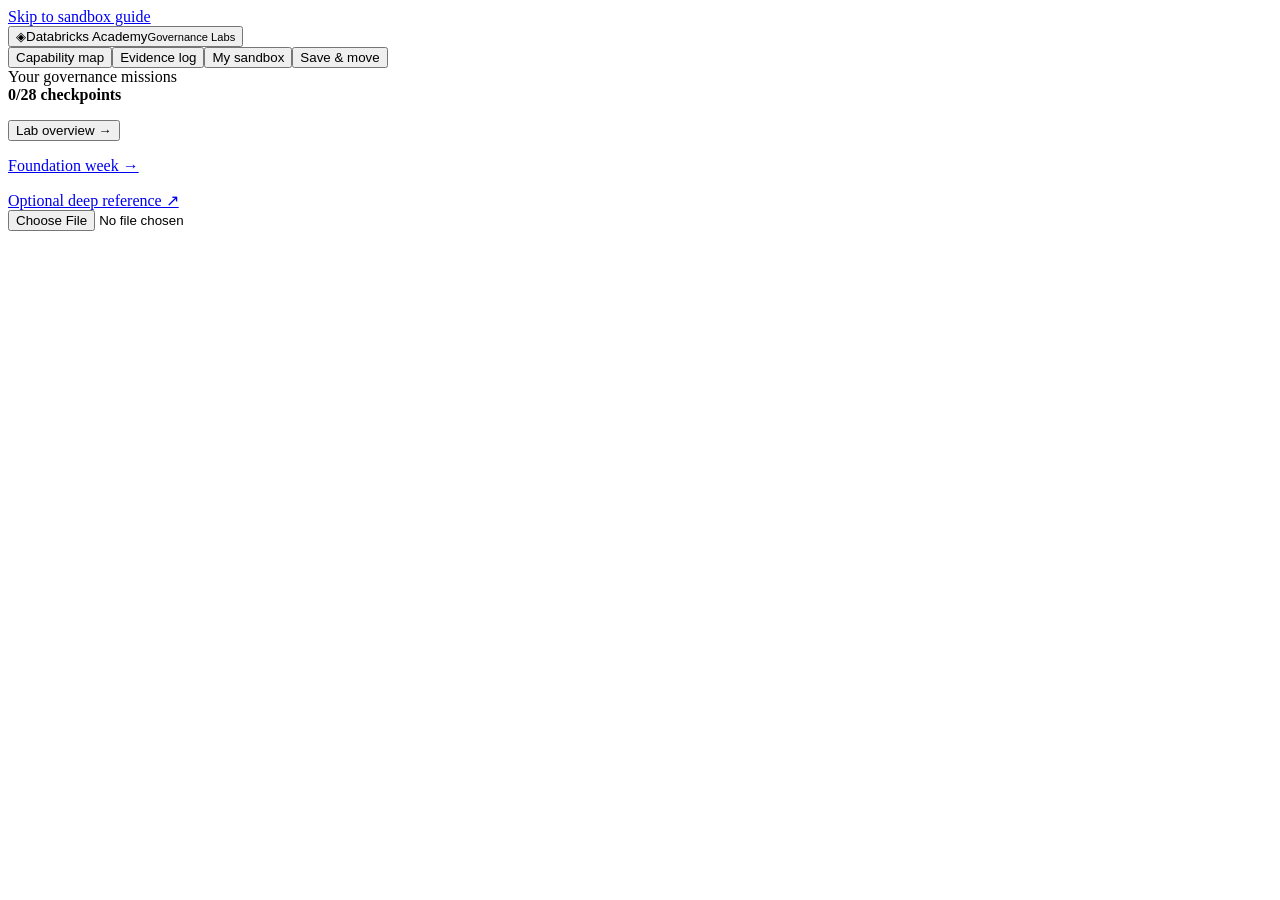
<file: labs/src/shell.html>
<!doctype html><html lang="en"><head><meta charset="utf-8"><meta name="viewport" content="width=device-width,initial-scale=1"><meta name="theme-color" content="#f7faf8"><meta name="description" content="Hands-on Databricks governance labs: inventory, glossary mapping, profiling, lineage, access, Collibra and evidence."><title>Databricks Academy · Governance Labs</title><style>__CSS__</style></head><body><a class="skip" href="#main">Skip to sandbox guide</a><header class="topbar"><button class="brand" data-go="week" aria-label="Academy home"><span aria-hidden="true">◈</span><span>Databricks Academy<small>Governance Labs</small></span></button><div class="row"><button class="small" data-go="features">Capability map</button><button class="small" data-go="evidence">Evidence log</button><button class="small" data-action="settings">My sandbox</button><button class="small" data-action="travel">Save & move</button></div></header><div class="shell"><aside class="rail"><div class="eyebrow">Your governance missions</div><nav id="weeknav" aria-label="Daily sandbox sessions"></nav><div class="railbottom"><b class="micro" id="progress">0/28 checkpoints</b><div class="meter" aria-hidden="true"><span id="meter"></span></div><div class="micro muted" id="save-status"></div><div class="micro muted" id="blocked-count"></div><p class="space"><button class="text" data-go="week">Lab overview →</button></p><p><a href="./index.html">Foundation week →</a></p><a href="https://browneggsandsam.github.io/databricks-academy/deep-dive.html" target="_blank" rel="noopener">Optional deep reference ↗</a></div></aside><main class="main" id="main" tabindex="-1"></main></div><noscript><p style="padding:30px">Open this guide in a browser with JavaScript enabled. The exercises run in your Databricks workspace.</p></noscript><dialog id="dialog" aria-labelledby="dialog-title"><div class="dialoghead"><h2 id="dialog-title"></h2><button class="small" id="close" data-action="close">Close ×</button></div><div class="dialogbody" id="dialog-body"></div></dialog><div class="toast hidden" id="toast" role="status" aria-live="polite"></div><input class="hidden" id="import-file" type="file" accept=".json,application/json" aria-label="Import week progress"><script type="application/json" id="sprint-data">__DATA__</script><script>__APP__</script></body></html>
</file>
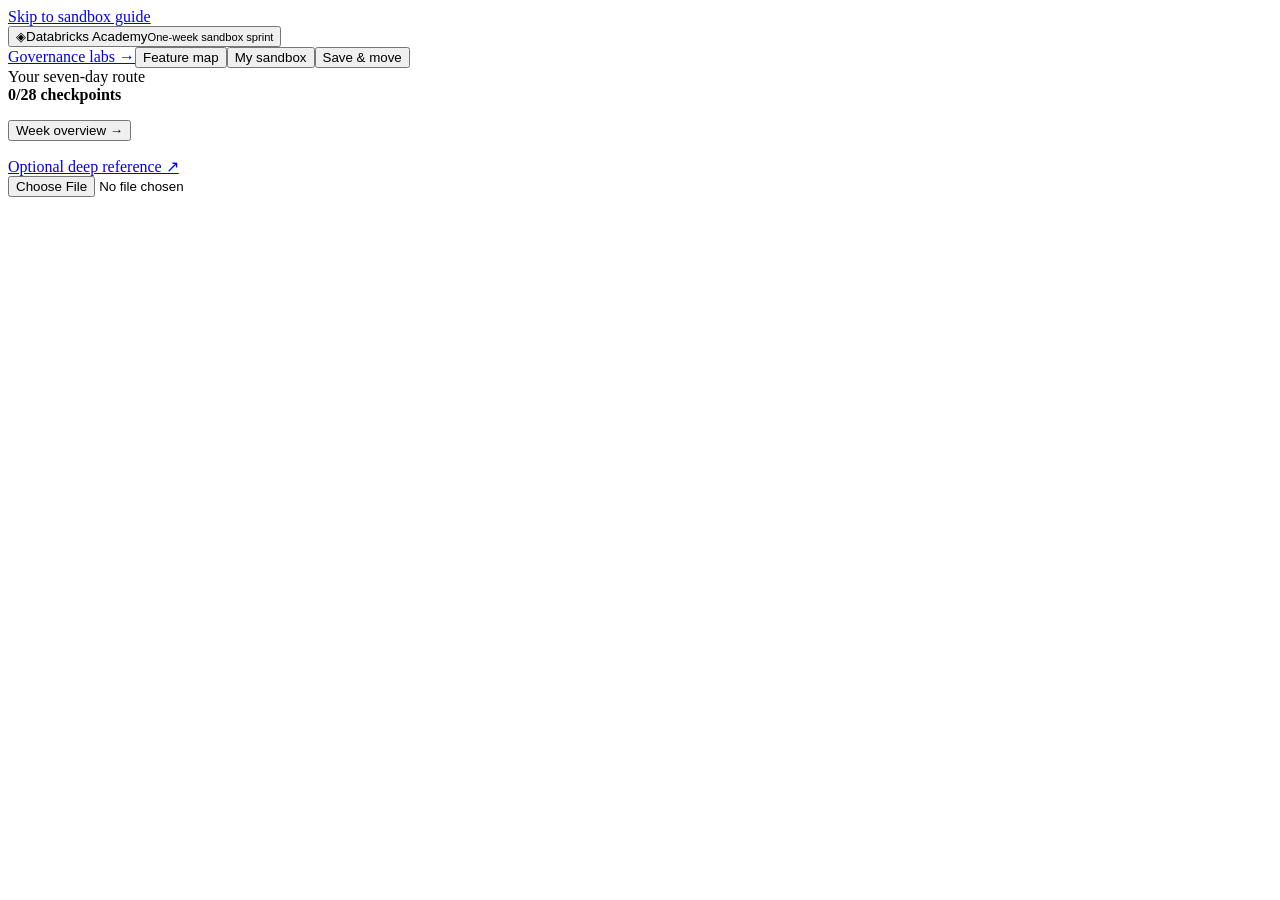
<file: sprint/src/shell.html>
<!doctype html><html lang="en"><head><meta charset="utf-8"><meta name="viewport" content="width=device-width,initial-scale=1"><meta name="theme-color" content="#f7faf8"><meta name="description" content="A practical seven-day Databricks sandbox guide: create data, profile it, build views, explore the catalog, make a dashboard, and run a refresh."><title>Databricks Academy · One-week sandbox sprint</title><style>__CSS__</style></head><body><a class="skip" href="#main">Skip to sandbox guide</a><header class="topbar"><button class="brand" data-go="week" aria-label="Academy home"><span aria-hidden="true">◈</span><span>Databricks Academy<small>One-week sandbox sprint</small></span></button><div class="row"><a class="small tracklink" href="./governance-labs.html">Governance labs →</a><button class="small" data-go="features">Feature map</button><button class="small" data-action="settings">My sandbox</button><button class="small" data-action="travel">Save & move</button></div></header><div class="shell"><aside class="rail"><div class="eyebrow">Your seven-day route</div><nav id="weeknav" aria-label="Daily sandbox sessions"></nav><div class="railbottom"><b class="micro" id="progress">0/28 checkpoints</b><div class="meter" aria-hidden="true"><span id="meter"></span></div><div class="micro muted" id="save-status"></div><div class="micro muted" id="blocked-count"></div><p class="space"><button class="text" data-go="week">Week overview →</button></p><a href="https://browneggsandsam.github.io/databricks-academy/deep-dive.html" target="_blank" rel="noopener">Optional deep reference ↗</a></div></aside><main class="main" id="main" tabindex="-1"></main></div><noscript><p style="padding:30px">Open this guide in a browser with JavaScript enabled. The exercises run in your Databricks workspace.</p></noscript><dialog id="dialog" aria-labelledby="dialog-title"><div class="dialoghead"><h2 id="dialog-title"></h2><button class="small" id="close" data-action="close">Close ×</button></div><div class="dialogbody" id="dialog-body"></div></dialog><div class="toast hidden" id="toast" role="status" aria-live="polite"></div><input class="hidden" id="import-file" type="file" accept=".json,application/json" aria-label="Import week progress"><script type="application/json" id="sprint-data">__DATA__</script><script>__APP__</script></body></html>
</file>
